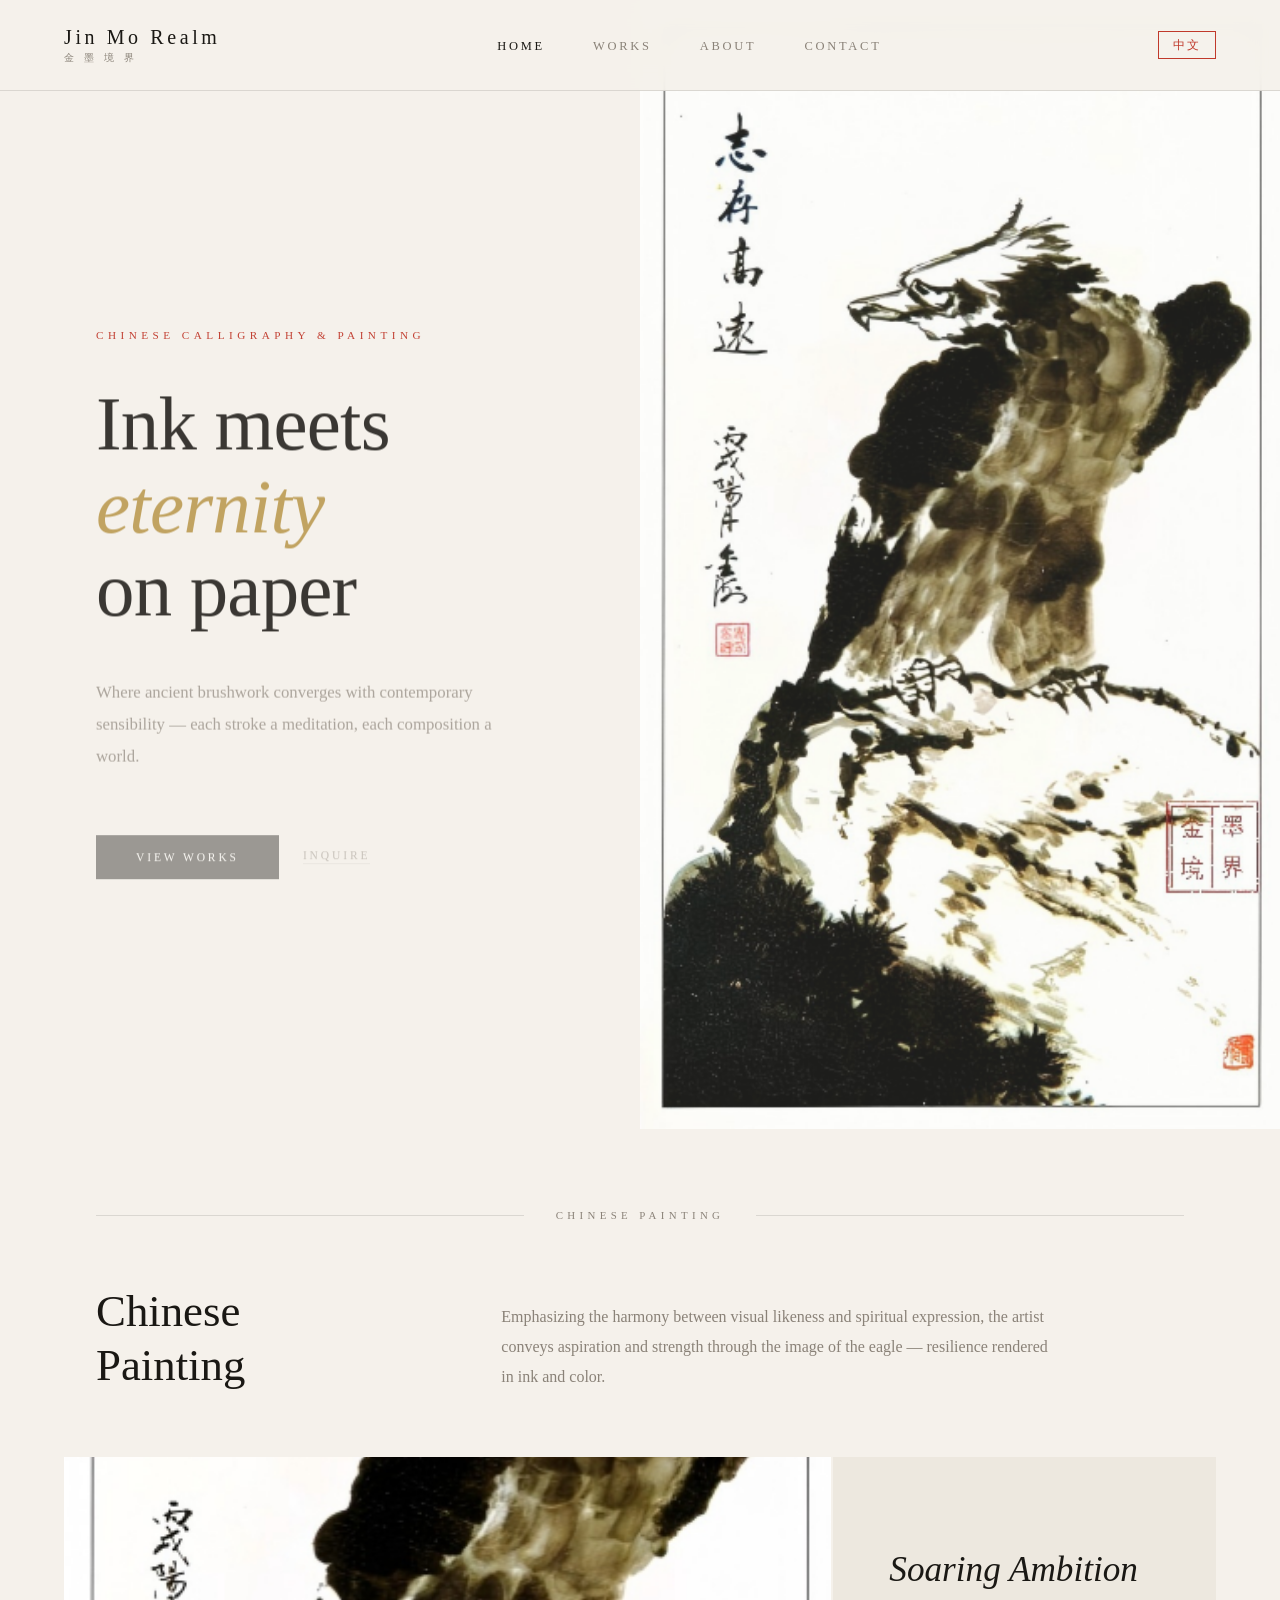
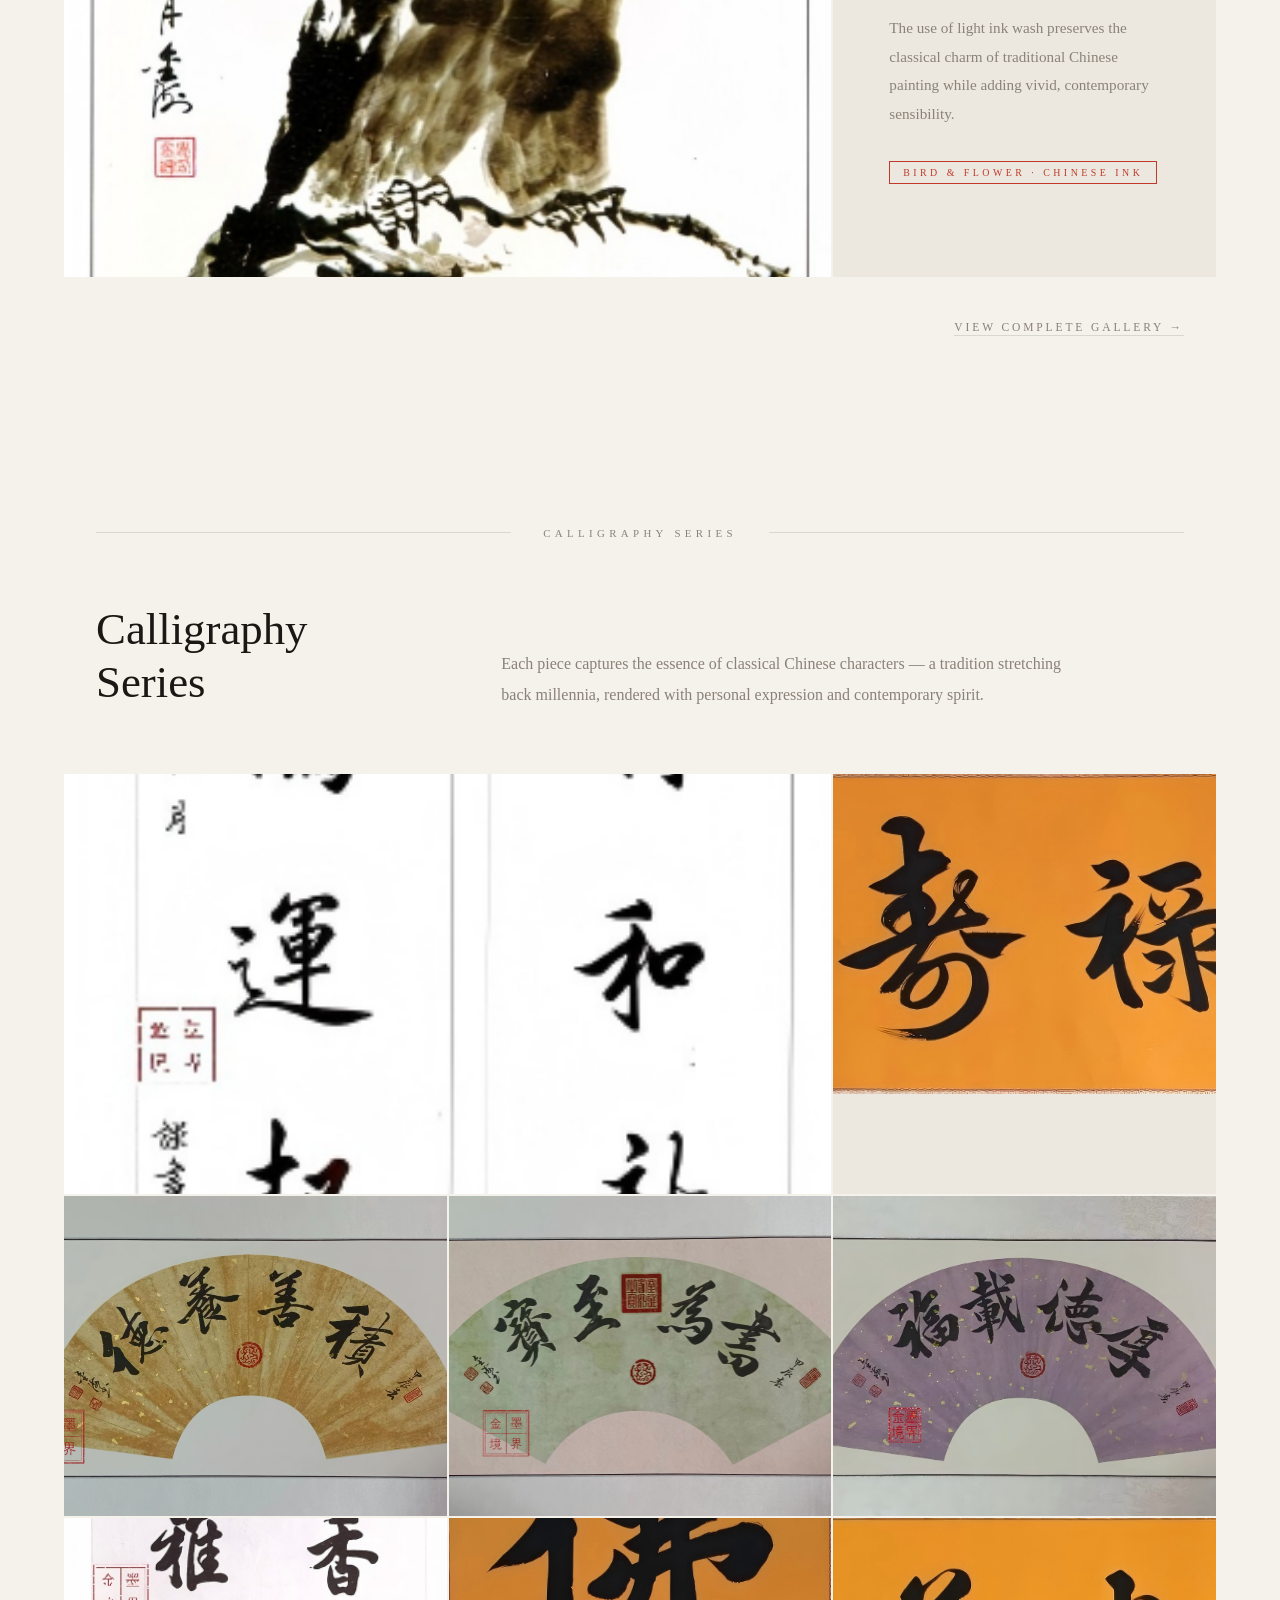
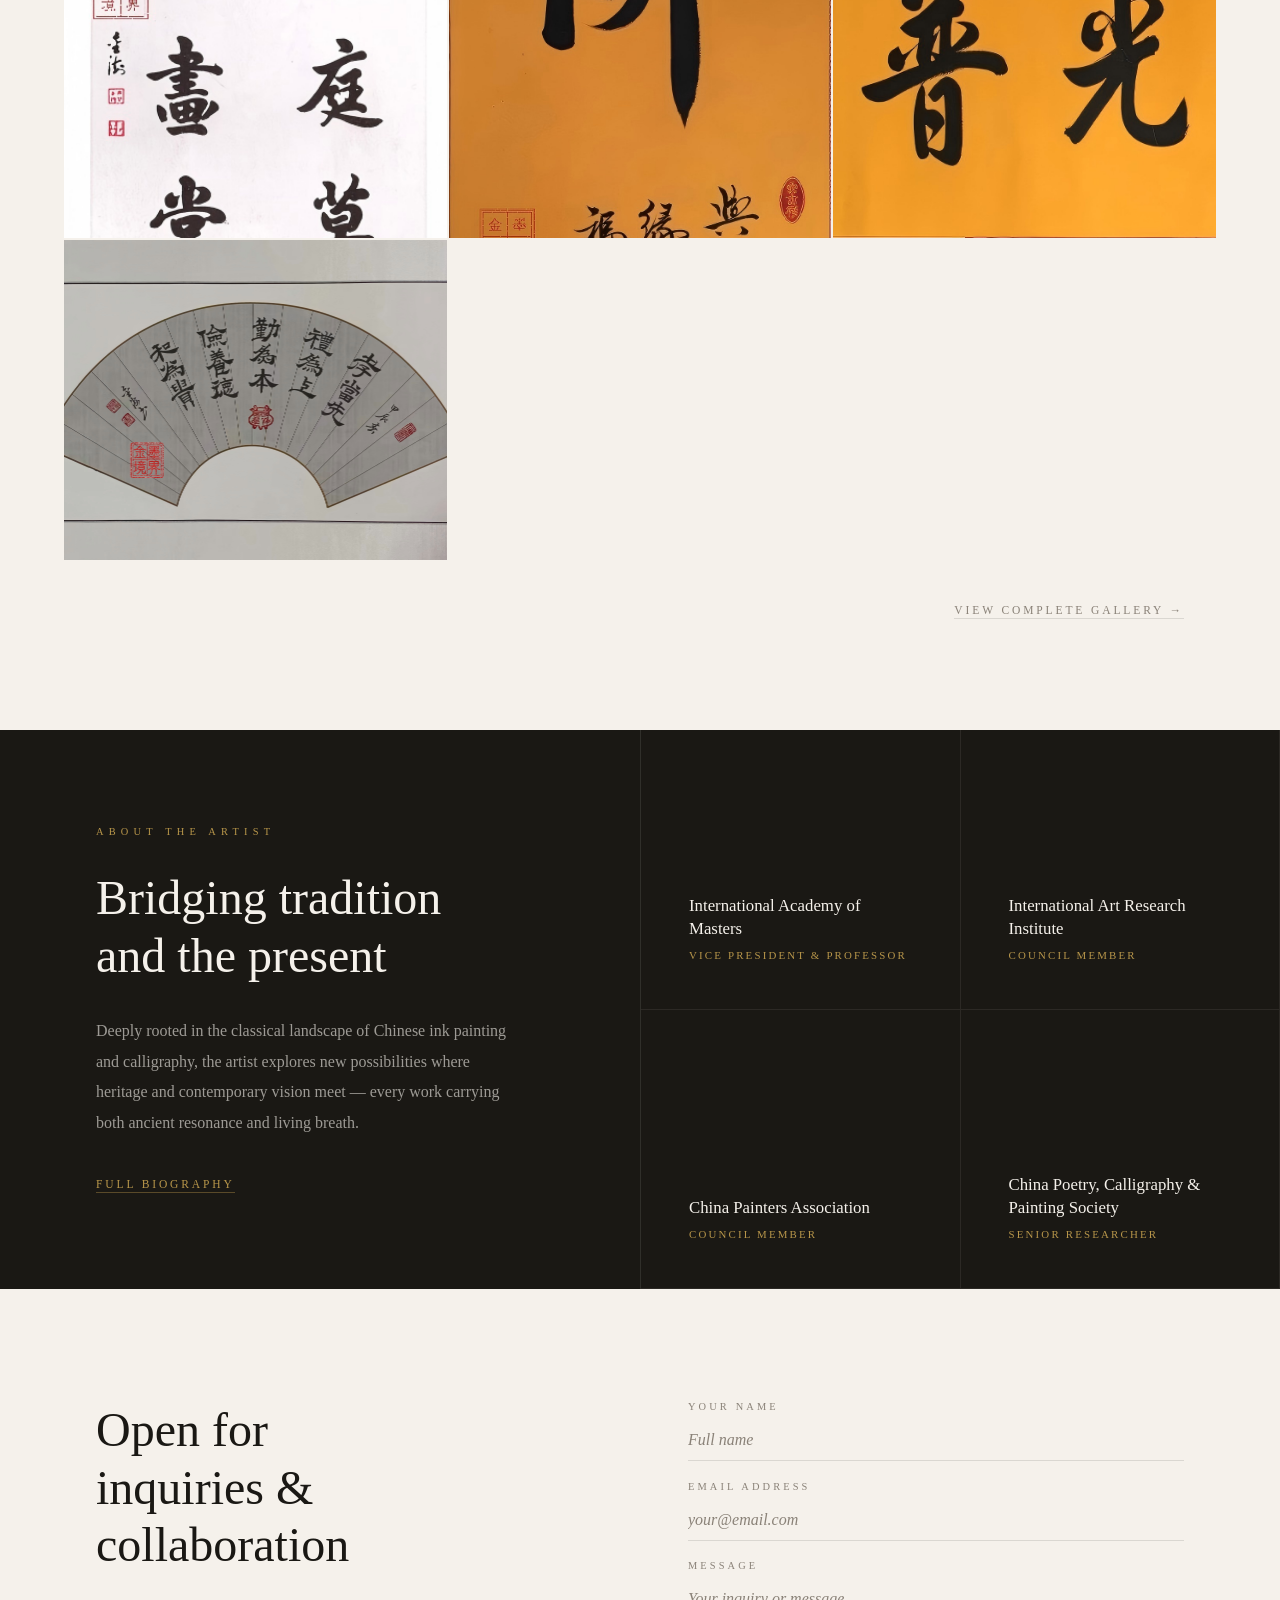
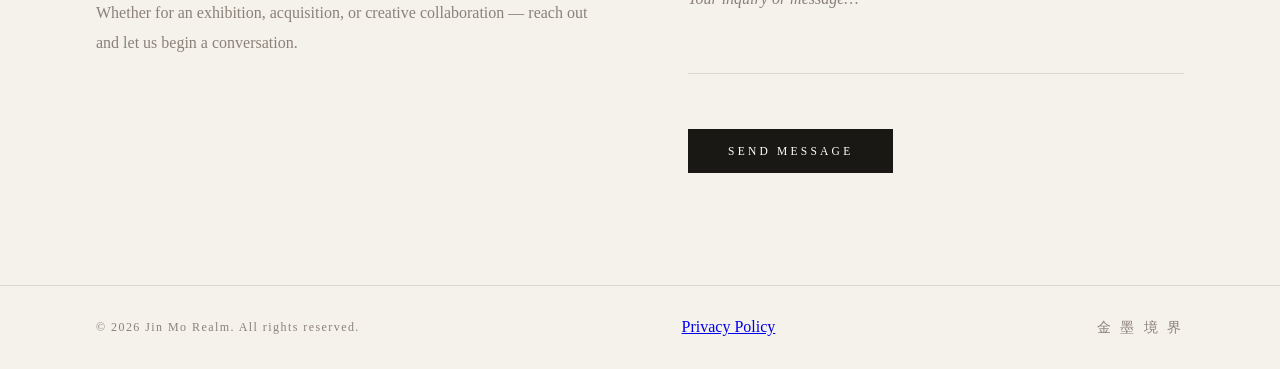
<file: index.html>
<!DOCTYPE html>
<html lang="en">
<head>
  <!-- Google AdSense -->
  <script async src="https://pagead2.googlesyndication.com/pagead/js/adsbygoogle.js?client=ca-pub-1574975766873033" crossorigin="anonymous"></script>
  <!-- Google tag (gtag.js) -->
  <script async src="https://www.googletagmanager.com/gtag/js?id=G-YWNC1G6SGM"></script>
  <script>
    window.dataLayer = window.dataLayer || [];
    function gtag(){dataLayer.push(arguments);}
    gtag('js', new Date());
    gtag('config', 'G-YWNC1G6SGM');
  </script>
  <meta charset="UTF-8">
  <meta http-equiv="refresh" content="0; url=index-en.html">
  <title>Jin Mo Realm — Chinese Calligraphy &amp; Painting</title>
  <meta name="description" content="Jin Mo Realm — Where traditional Chinese brushwork meets contemporary sensibility.">
</head>
<body>
  <p>Redirecting… <a href="index-en.html">Click here if not redirected</a></p>
</body>
</html>
</file>
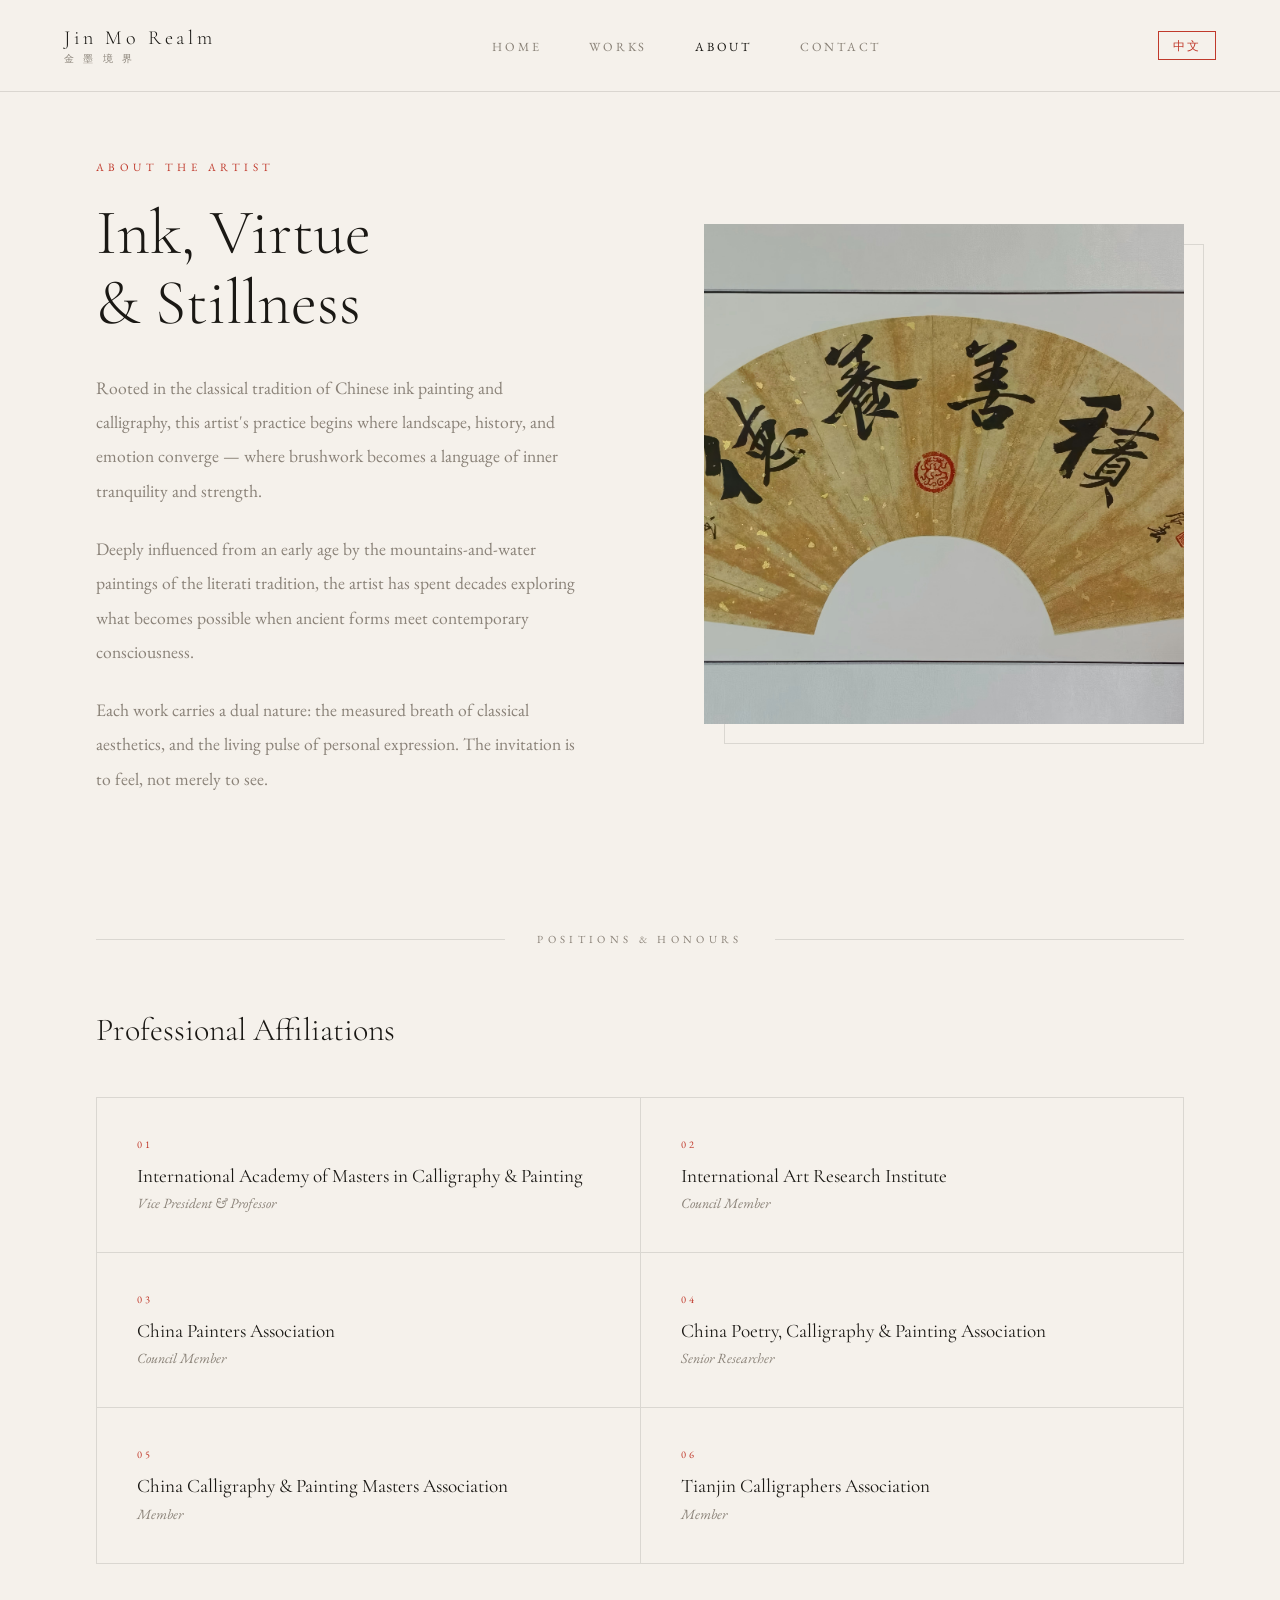
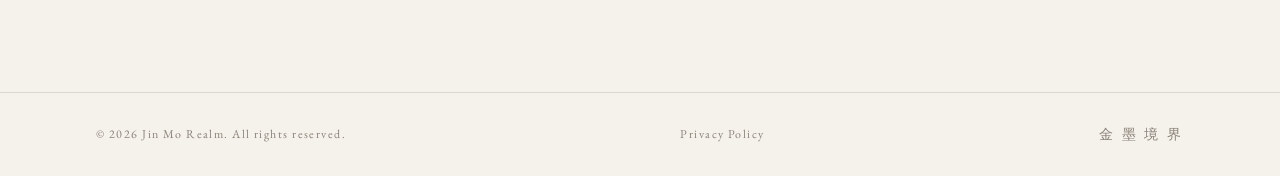
<file: about-en.html>
<!DOCTYPE html>
<html lang="en">
<head>
  <!-- Google tag (gtag.js) -->
  <script async src="https://www.googletagmanager.com/gtag/js?id=G-YWNC1G6SGM"></script>
  <script>
    window.dataLayer = window.dataLayer || [];
    function gtag(){dataLayer.push(arguments);}
    gtag('js', new Date());
    gtag('config', 'G-YWNC1G6SGM');
  </script>
  <meta charset="UTF-8">
  <meta name="viewport" content="width=device-width, initial-scale=1.0">
  <title>About — Jin Mo Realm</title>
    <meta name="description" content="Learn about the artist behind Jin Mo Realm — a master of Chinese calligraphy and painting with decades of classical training.">
  <meta property="og:type" content="website">
  <meta property="og:site_name" content="Jin Mo Realm 金墨境界">
  <meta property="og:url" content="https://www.shuhua.homes/about-en.html">
  <meta property="og:title" content="About the Artist — Jin Mo Realm">
  <meta property="og:description" content="Learn about the artist behind Jin Mo Realm — a master of Chinese calligraphy and painting with decades of classical training and international recognition.">
  <meta property="og:image" content="https://www.shuhua.homes/images/og-cover.jpg">
  <meta property="og:locale" content="en_US">
  <meta property="og:locale:alternate" content="zh_CN">
  <meta name="twitter:card" content="summary_large_image">
  <meta name="twitter:title" content="About the Artist — Jin Mo Realm">
  <meta name="twitter:description" content="Learn about the artist behind Jin Mo Realm — a master of Chinese calligraphy and painting with decades of classical training and international recognition.">
  <meta name="twitter:image" content="https://www.shuhua.homes/images/og-cover.jpg">
  <link rel="canonical" href="https://www.shuhua.homes/about-en.html">
  <link rel="alternate" hreflang="en" href="https://www.shuhua.homes/about-en.html">
  <link rel="alternate" hreflang="zh-CN" href="https://www.shuhua.homes/about.html">
  <link rel="alternate" hreflang="x-default" href="https://www.shuhua.homes/index-en.html">
  <link rel="preconnect" href="https://fonts.googleapis.com">
  <link href="https://fonts.googleapis.com/css2?family=Cormorant+Garamond:ital,wght@0,300;0,400;0,600;1,300;1,400&family=EB+Garamond:ital,wght@0,400;0,500;1,400&display=swap" rel="stylesheet">
  <style>
    :root{--ink:#1a1814;--paper:#f5f1eb;--paper-deep:#ede8df;--vermillion:#c0392b;--gold:#b8964a;--mist:#8a8278;--stroke:rgba(26,24,20,0.12);}
    *{margin:0;padding:0;box-sizing:border-box;}
    body{font-family:'EB Garamond',Georgia,serif;background:var(--paper);color:var(--ink);overflow-x:hidden;}

    nav{position:fixed;top:0;left:0;right:0;z-index:100;display:flex;justify-content:space-between;align-items:center;padding:1.6rem 4rem;background:rgba(245,241,235,0.92);backdrop-filter:blur(12px);border-bottom:1px solid var(--stroke);}
    .nav-logo{font-family:'Cormorant Garamond',serif;font-size:1.25rem;font-weight:300;letter-spacing:0.18em;color:var(--ink);text-decoration:none;}
    .nav-logo span{display:block;font-size:0.65rem;letter-spacing:0.35em;text-transform:uppercase;color:var(--mist);margin-top:2px;}
    .nav-links{display:flex;gap:3rem;list-style:none;align-items:center;}
    .nav-links a{font-size:0.78rem;letter-spacing:0.22em;text-transform:uppercase;color:var(--mist);text-decoration:none;transition:color 0.3s;}
    .nav-links a:hover,.nav-links a.active{color:var(--ink);}
    .nav-lang{font-size:0.72rem;letter-spacing:0.2em;text-transform:uppercase;color:var(--vermillion);text-decoration:none;border:1px solid var(--vermillion);padding:0.35rem 0.85rem;transition:all 0.3s;}
    .nav-lang:hover{background:var(--vermillion);color:white;}

    .about-hero{padding:10rem 6rem 5rem;display:grid;grid-template-columns:1fr 1fr;gap:8rem;align-items:start;}
    .about-hero-left{}
    .eyebrow{font-size:0.7rem;letter-spacing:0.4em;text-transform:uppercase;color:var(--vermillion);margin-bottom:1.5rem;}
    .about-title{font-family:'Cormorant Garamond',serif;font-size:clamp(3rem,5vw,5rem);font-weight:300;line-height:1.1;margin-bottom:2rem;}
    .about-intro{font-size:1.1rem;line-height:1.95;color:var(--mist);}
    .about-intro p{margin-bottom:1.5rem;}

    .about-hero-right{padding-top:4rem;}
    .img-frame{position:relative;}
    .img-frame img{width:100%;display:block;object-fit:cover;height:500px;}
    .img-frame::after{content:'';position:absolute;top:20px;left:20px;right:-20px;bottom:-20px;border:1px solid var(--stroke);z-index:-1;}

    .divider{display:flex;align-items:center;gap:2rem;padding:0 6rem;margin:2rem 0 4rem;}
    .divider-line{flex:1;height:1px;background:var(--stroke);}
    .divider-text{font-size:0.68rem;letter-spacing:0.4em;text-transform:uppercase;color:var(--mist);white-space:nowrap;}

    .honors{padding:0 6rem 8rem;}
    .honors-title{font-family:'Cormorant Garamond',serif;font-size:2rem;font-weight:300;margin-bottom:3rem;}
    .honors-grid{display:grid;grid-template-columns:repeat(2,1fr);gap:0;border-top:1px solid var(--stroke);border-left:1px solid var(--stroke);}
    .honor-item{padding:2.5rem;border-right:1px solid var(--stroke);border-bottom:1px solid var(--stroke);}
    .honor-num{font-size:0.65rem;letter-spacing:0.3em;color:var(--vermillion);margin-bottom:0.8rem;}
    .honor-org{font-family:'Cormorant Garamond',serif;font-size:1.2rem;font-weight:400;margin-bottom:0.4rem;}
    .honor-role{font-size:0.88rem;color:var(--mist);font-style:italic;}

    footer{border-top:1px solid var(--stroke);padding:2rem 6rem;display:flex;justify-content:space-between;align-items:center;}
    .footer-copy{font-size:0.75rem;letter-spacing:0.12em;color:var(--mist);}
    .footer-logo{font-family:'Cormorant Garamond',serif;font-size:0.9rem;font-weight:300;letter-spacing:0.2em;color:var(--mist);}
    .footer-privacy{font-size:0.75rem;letter-spacing:0.12em;color:var(--mist);text-decoration:none;transition:color 0.3s;}
    .footer-privacy:hover{color:var(--ink);}

    @media(max-width:900px){
      nav{padding:1.2rem 2rem;}
      .about-hero{grid-template-columns:1fr;gap:3rem;padding:8rem 2.5rem 4rem;}
      .divider,.honors{padding-left:2.5rem;padding-right:2.5rem;}
      footer{padding:1.5rem 2.5rem;flex-direction:column;gap:0.8rem;text-align:center;}
    }
    @media(max-width:600px){
      .nav-links{display:none;}
      .about-hero{padding:7rem 1.5rem 3rem;}
      .honors-grid{grid-template-columns:1fr;}
      .divider,.honors{padding-left:1.5rem;padding-right:1.5rem;}
      footer{padding:1.5rem;}
    }
  </style>
  <!-- Google AdSense -->
  <script async src="https://pagead2.googlesyndication.com/pagead/js/adsbygoogle.js?client=ca-pub-1574975766873033" crossorigin="anonymous"></script>
</head>
<body>
<nav>
  <a class="nav-logo" href="index-en.html">Jin Mo Realm<span>金 墨 境 界</span></a>
  <ul class="nav-links">
    <li><a href="index-en.html">Home</a></li>
    <li><a href="gallery-en.html">Works</a></li>
    <li><a href="about-en.html" class="active">About</a></li>
    <li><a href="contact-en.html">Contact</a></li>
  </ul>
  <a class="nav-lang" href="about.html">中文</a>
</nav>

<div class="about-hero">
  <div class="about-hero-left">
    <p class="eyebrow">About the Artist</p>
    <h1 class="about-title">Ink, Virtue<br>&amp; Stillness</h1>
    <div class="about-intro">
      <p>Rooted in the classical tradition of Chinese ink painting and calligraphy, this artist's practice begins where landscape, history, and emotion converge — where brushwork becomes a language of inner tranquility and strength.</p>
      <p>Deeply influenced from an early age by the mountains-and-water paintings of the literati tradition, the artist has spent decades exploring what becomes possible when ancient forms meet contemporary consciousness.</p>
      <p>Each work carries a dual nature: the measured breath of classical aesthetics, and the living pulse of personal expression. The invitation is to feel, not merely to see.</p>
    </div>
  </div>
  <div class="about-hero-right">
    <div class="img-frame">
      <img src="images/calligraphy-cultivating-virtue.jpg" alt="Artwork detail">
    </div>
  </div>
</div>

<div class="divider">
  <div class="divider-line"></div>
  <span class="divider-text">Positions &amp; Honours</span>
  <div class="divider-line"></div>
</div>

<section class="honors">
  <h2 class="honors-title">Professional Affiliations</h2>
  <div class="honors-grid">
    <div class="honor-item">
      <p class="honor-num">01</p>
      <p class="honor-org">International Academy of Masters in Calligraphy &amp; Painting</p>
      <p class="honor-role">Vice President &amp; Professor</p>
    </div>
    <div class="honor-item">
      <p class="honor-num">02</p>
      <p class="honor-org">International Art Research Institute</p>
      <p class="honor-role">Council Member</p>
    </div>
    <div class="honor-item">
      <p class="honor-num">03</p>
      <p class="honor-org">China Painters Association</p>
      <p class="honor-role">Council Member</p>
    </div>
    <div class="honor-item">
      <p class="honor-num">04</p>
      <p class="honor-org">China Poetry, Calligraphy &amp; Painting Association</p>
      <p class="honor-role">Senior Researcher</p>
    </div>
    <div class="honor-item">
      <p class="honor-num">05</p>
      <p class="honor-org">China Calligraphy &amp; Painting Masters Association</p>
      <p class="honor-role">Member</p>
    </div>
    <div class="honor-item">
      <p class="honor-num">06</p>
      <p class="honor-org">Tianjin Calligraphers Association</p>
      <p class="honor-role">Member</p>
    </div>
  </div>
</section>

<footer>
  <span class="footer-copy">© 2026 Jin Mo Realm. All rights reserved.</span>
  <a class="footer-privacy" href="privacy-en.html">Privacy Policy</a>
  <span class="footer-logo">金 墨 境 界</span>
</footer>
</body>
</html>
</file>
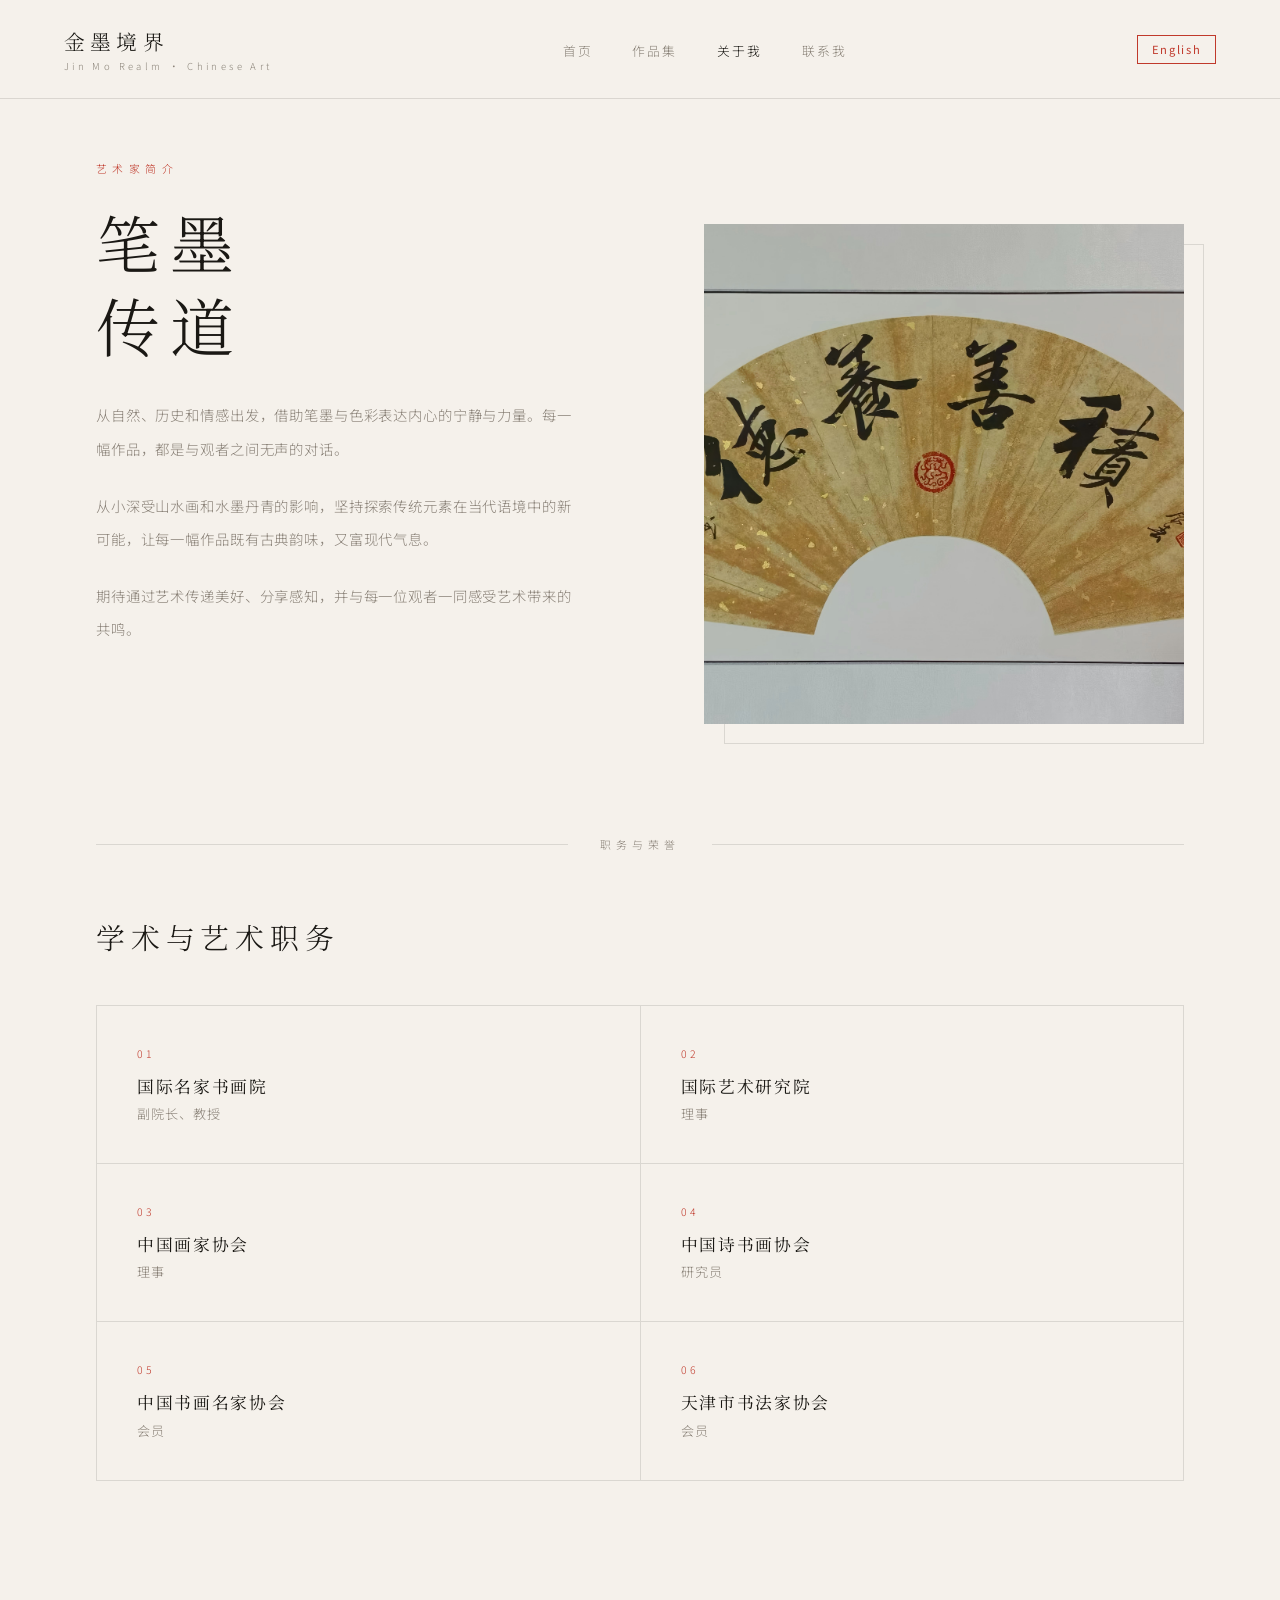
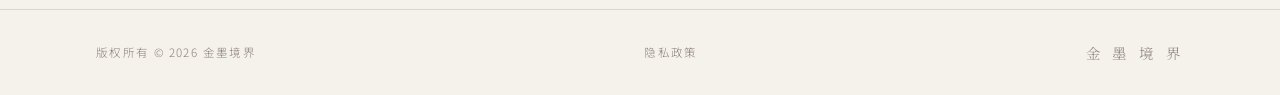
<file: about.html>
<!DOCTYPE html>
<html lang="zh-CN">
<head>
  <!-- Google tag (gtag.js) -->
  <script async src="https://www.googletagmanager.com/gtag/js?id=G-YWNC1G6SGM"></script>
  <script>
    window.dataLayer = window.dataLayer || [];
    function gtag(){dataLayer.push(arguments);}
    gtag('js', new Date());
    gtag('config', 'G-YWNC1G6SGM');
  </script>
  <meta charset="UTF-8">
  <meta name="viewport" content="width=device-width, initial-scale=1.0">
  <title>关于我 — 金墨境界</title>
    <meta name="description" content="金墨境界艺术家简介。深耕中国水墨画与书法传统数十年，融汇传统与当代视野。">
  <meta property="og:type" content="website">
  <meta property="og:site_name" content="Jin Mo Realm 金墨境界">
  <meta property="og:url" content="https://www.shuhua.homes/about.html">
  <meta property="og:title" content="艺术家简介 — 金墨境界">
  <meta property="og:description" content="金墨境界艺术家简介。深耕中国水墨画与书法传统数十年，融汇传统与当代，于笔墨间探索文化传承。">
  <meta property="og:image" content="https://www.shuhua.homes/images/og-cover.jpg">
  <meta property="og:locale" content="zh_CN">
  <meta property="og:locale:alternate" content="en_US">
  <meta name="twitter:card" content="summary_large_image">
  <meta name="twitter:title" content="艺术家简介 — 金墨境界">
  <meta name="twitter:description" content="金墨境界艺术家简介。深耕中国水墨画与书法传统数十年，融汇传统与当代，于笔墨间探索文化传承。">
  <meta name="twitter:image" content="https://www.shuhua.homes/images/og-cover.jpg">
  <link rel="canonical" href="https://www.shuhua.homes/about.html">
  <link rel="alternate" hreflang="zh-CN" href="https://www.shuhua.homes/about.html">
  <link rel="alternate" hreflang="en" href="https://www.shuhua.homes/about-en.html">
  <link rel="alternate" hreflang="x-default" href="https://www.shuhua.homes/index-en.html">
  <link rel="preconnect" href="https://fonts.googleapis.com">
  <link href="https://fonts.googleapis.com/css2?family=Noto+Serif+SC:wght@300;400;500&family=Noto+Sans+SC:wght@300;400&display=swap" rel="stylesheet">
  <style>
    :root{--ink:#1a1814;--paper:#f5f1eb;--paper-deep:#ede8df;--vermillion:#c0392b;--gold:#b8964a;--mist:#8a8278;--stroke:rgba(26,24,20,0.12);}
    *{margin:0;padding:0;box-sizing:border-box;}
    body{font-family:'Noto Serif SC','Source Han Serif SC',STSong,serif;background:var(--paper);color:var(--ink);overflow-x:hidden;}

    nav{position:fixed;top:0;left:0;right:0;z-index:100;display:flex;justify-content:space-between;align-items:center;padding:1.6rem 4rem;background:rgba(245,241,235,0.92);backdrop-filter:blur(12px);border-bottom:1px solid var(--stroke);}
    .nav-logo{font-family:'Noto Serif SC',serif;font-size:1.3rem;font-weight:300;letter-spacing:0.25em;color:var(--ink);text-decoration:none;}
    .nav-logo span{display:block;font-family:'Noto Sans SC',sans-serif;font-size:0.6rem;letter-spacing:0.35em;color:var(--mist);margin-top:3px;font-weight:300;}
    .nav-links{display:flex;gap:2.5rem;list-style:none;align-items:center;}
    .nav-links a{font-family:'Noto Sans SC',sans-serif;font-size:0.8rem;font-weight:300;letter-spacing:0.15em;color:var(--mist);text-decoration:none;transition:color 0.3s;}
    .nav-links a:hover,.nav-links a.active{color:var(--ink);}
    .nav-lang{font-family:'Noto Sans SC',sans-serif;font-size:0.7rem;letter-spacing:0.15em;color:var(--vermillion);text-decoration:none;border:1px solid var(--vermillion);padding:0.35rem 0.85rem;transition:all 0.3s;}
    .nav-lang:hover{background:var(--vermillion);color:white;}

    .about-hero{padding:10rem 6rem 5rem;display:grid;grid-template-columns:1fr 1fr;gap:8rem;align-items:start;}
    .eyebrow{font-family:'Noto Sans SC',sans-serif;font-size:0.68rem;font-weight:300;letter-spacing:0.5em;color:var(--vermillion);margin-bottom:1.5rem;}
    .about-title{font-family:'Noto Serif SC',serif;font-size:clamp(3rem,5vw,5rem);font-weight:300;line-height:1.3;letter-spacing:0.15em;margin-bottom:2rem;}
    .about-intro{font-family:'Noto Sans SC',sans-serif;font-size:0.9rem;font-weight:300;line-height:2.3;color:var(--mist);letter-spacing:0.06em;}
    .about-intro p{margin-bottom:1.5rem;}

    .about-hero-right{padding-top:4rem;}
    .img-frame{position:relative;}
    .img-frame img{width:100%;display:block;object-fit:cover;height:500px;}
    .img-frame::after{content:'';position:absolute;top:20px;left:20px;right:-20px;bottom:-20px;border:1px solid var(--stroke);z-index:-1;}

    .divider{display:flex;align-items:center;gap:2rem;padding:0 6rem;margin:2rem 0 4rem;}
    .divider-line{flex:1;height:1px;background:var(--stroke);}
    .divider-text{font-family:'Noto Sans SC',sans-serif;font-size:0.68rem;font-weight:300;letter-spacing:0.45em;color:var(--mist);white-space:nowrap;}

    .honors{padding:0 6rem 8rem;}
    .honors-title{font-family:'Noto Serif SC',serif;font-size:1.8rem;font-weight:300;letter-spacing:0.2em;margin-bottom:3rem;}
    .honors-grid{display:grid;grid-template-columns:repeat(2,1fr);gap:0;border-top:1px solid var(--stroke);border-left:1px solid var(--stroke);}
    .honor-item{padding:2.5rem;border-right:1px solid var(--stroke);border-bottom:1px solid var(--stroke);}
    .honor-num{font-family:'Noto Sans SC',sans-serif;font-size:0.65rem;font-weight:300;letter-spacing:0.3em;color:var(--vermillion);margin-bottom:0.8rem;}
    .honor-org{font-family:'Noto Serif SC',serif;font-size:1.05rem;font-weight:400;letter-spacing:0.1em;margin-bottom:0.4rem;}
    .honor-role{font-family:'Noto Sans SC',sans-serif;font-size:0.82rem;font-weight:300;color:var(--mist);letter-spacing:0.08em;}

    footer{border-top:1px solid var(--stroke);padding:2rem 6rem;display:flex;justify-content:space-between;align-items:center;}
    .footer-copy{font-family:'Noto Sans SC',sans-serif;font-size:0.72rem;font-weight:300;letter-spacing:0.12em;color:var(--mist);}
    .footer-logo{font-family:'Noto Serif SC',serif;font-size:0.9rem;font-weight:300;letter-spacing:0.3em;color:var(--mist);}
    .footer-privacy{font-family:'Noto Sans SC',sans-serif;font-size:0.72rem;font-weight:300;letter-spacing:0.12em;color:var(--mist);text-decoration:none;transition:color 0.3s;}
    .footer-privacy:hover{color:var(--ink);}

    @media(max-width:900px){
      nav{padding:1.2rem 2rem;}
      .about-hero{grid-template-columns:1fr;gap:3rem;padding:8rem 2.5rem 4rem;}
      .divider,.honors{padding-left:2.5rem;padding-right:2.5rem;}
      footer{padding:1.5rem 2.5rem;flex-direction:column;gap:0.8rem;text-align:center;}
    }
    @media(max-width:600px){
      .nav-links{display:none;}
      .about-hero{padding:7rem 1.5rem 3rem;}
      .honors-grid{grid-template-columns:1fr;}
      .divider,.honors{padding-left:1.5rem;padding-right:1.5rem;}
      footer{padding:1.5rem;}
    }
  </style>
  <!-- Google AdSense -->
  <script async src="https://pagead2.googlesyndication.com/pagead/js/adsbygoogle.js?client=ca-pub-1574975766873033" crossorigin="anonymous"></script>
</head>
<body>
<nav>
  <a class="nav-logo" href="index-zh.html">金墨境界<span>Jin Mo Realm · Chinese Art</span></a>
  <ul class="nav-links">
    <li><a href="index-zh.html">首页</a></li>
    <li><a href="gallery.html">作品集</a></li>
    <li><a href="about.html" class="active">关于我</a></li>
    <li><a href="contact.html">联系我</a></li>
  </ul>
  <a class="nav-lang" href="about-en.html">English</a>
</nav>

<div class="about-hero">
  <div class="about-hero-left">
    <p class="eyebrow">艺术家简介</p>
    <h1 class="about-title">笔墨<br>传道</h1>
    <div class="about-intro">
      <p>从自然、历史和情感出发，借助笔墨与色彩表达内心的宁静与力量。每一幅作品，都是与观者之间无声的对话。</p>
      <p>从小深受山水画和水墨丹青的影响，坚持探索传统元素在当代语境中的新可能，让每一幅作品既有古典韵味，又富现代气息。</p>
      <p>期待通过艺术传递美好、分享感知，并与每一位观者一同感受艺术带来的共鸣。</p>
    </div>
  </div>
  <div class="about-hero-right">
    <div class="img-frame">
      <img src="images/calligraphy-cultivating-virtue.jpg" alt="作品细节">
    </div>
  </div>
</div>

<div class="divider">
  <div class="divider-line"></div>
  <span class="divider-text">职务与荣誉</span>
  <div class="divider-line"></div>
</div>

<section class="honors">
  <h2 class="honors-title">学术与艺术职务</h2>
  <div class="honors-grid">
    <div class="honor-item">
      <p class="honor-num">01</p>
      <p class="honor-org">国际名家书画院</p>
      <p class="honor-role">副院长、教授</p>
    </div>
    <div class="honor-item">
      <p class="honor-num">02</p>
      <p class="honor-org">国际艺术研究院</p>
      <p class="honor-role">理事</p>
    </div>
    <div class="honor-item">
      <p class="honor-num">03</p>
      <p class="honor-org">中国画家协会</p>
      <p class="honor-role">理事</p>
    </div>
    <div class="honor-item">
      <p class="honor-num">04</p>
      <p class="honor-org">中国诗书画协会</p>
      <p class="honor-role">研究员</p>
    </div>
    <div class="honor-item">
      <p class="honor-num">05</p>
      <p class="honor-org">中国书画名家协会</p>
      <p class="honor-role">会员</p>
    </div>
    <div class="honor-item">
      <p class="honor-num">06</p>
      <p class="honor-org">天津市书法家协会</p>
      <p class="honor-role">会员</p>
    </div>
  </div>
</section>

<footer>
  <span class="footer-copy">版权所有 © 2026 金墨境界</span>
  <a class="footer-privacy" href="privacy.html">隐私政策</a>
  <span class="footer-logo">金 墨 境 界</span>
</footer>
</body>
</html>
</file>
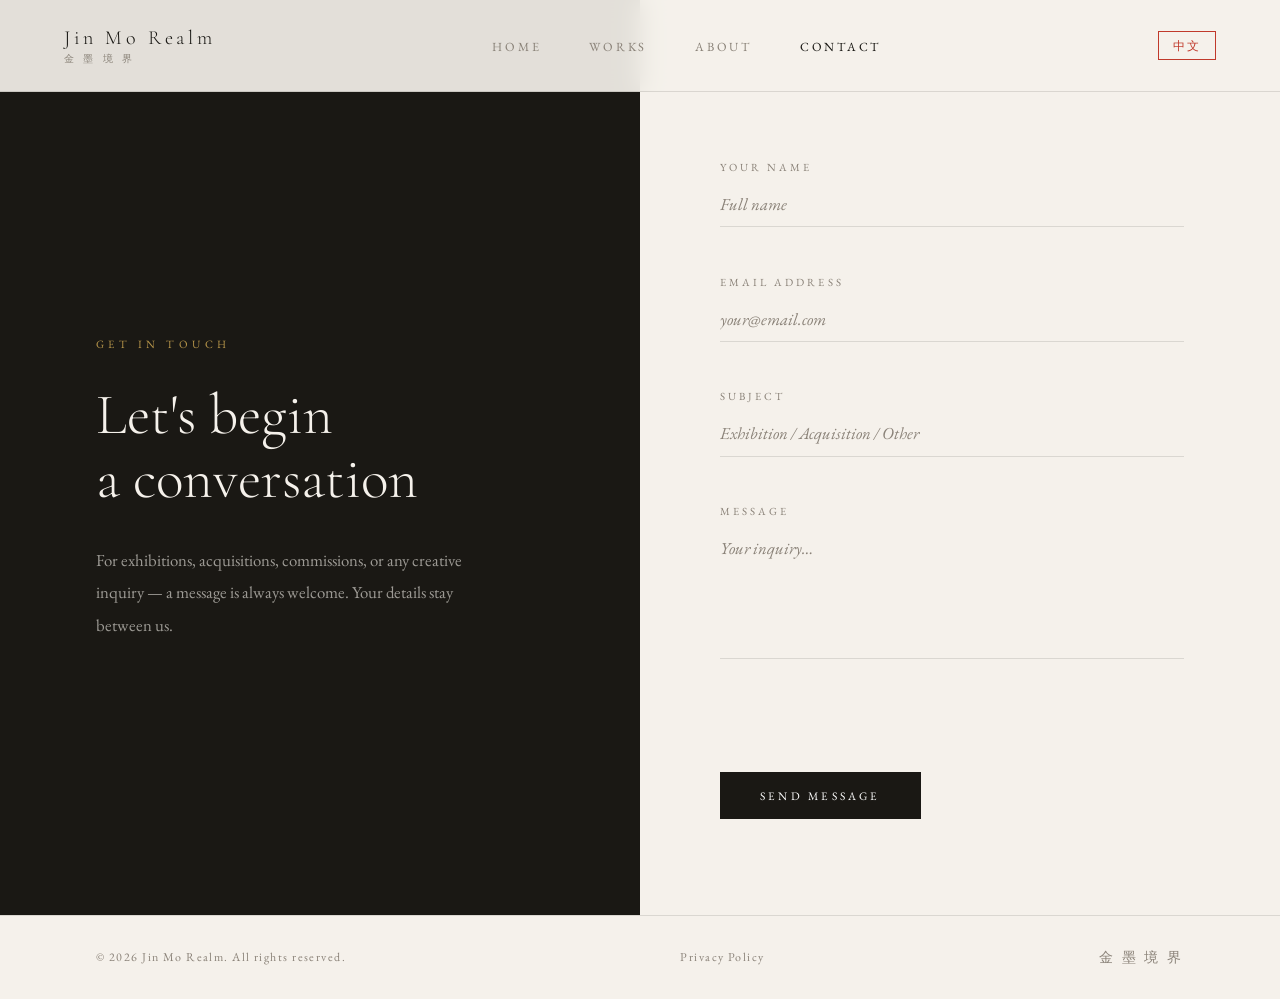
<file: contact-en.html>
<!DOCTYPE html>
<html lang="en">
<head>
  <!-- Google tag (gtag.js) -->
  <script async src="https://www.googletagmanager.com/gtag/js?id=G-YWNC1G6SGM"></script>
  <script>
    window.dataLayer = window.dataLayer || [];
    function gtag(){dataLayer.push(arguments);}
    gtag('js', new Date());
    gtag('config', 'G-YWNC1G6SGM');
  </script>
  <meta charset="UTF-8">
  <meta name="viewport" content="width=device-width, initial-scale=1.0">
  <title>Contact — Jin Mo Realm</title>
    <meta name="description" content="Contact Jin Mo Realm to inquire about original artworks, commissions, or exhibitions.">
  <meta property="og:type" content="website">
  <meta property="og:site_name" content="Jin Mo Realm 金墨境界">
  <meta property="og:url" content="https://www.shuhua.homes/contact-en.html">
  <meta property="og:title" content="Contact — Jin Mo Realm">
  <meta property="og:description" content="Get in touch with Jin Mo Realm to inquire about original artworks, commissions, or collaborations.">
  <meta property="og:image" content="https://www.shuhua.homes/images/og-cover.jpg">
  <meta property="og:locale" content="en_US">
  <meta property="og:locale:alternate" content="zh_CN">
  <meta name="twitter:card" content="summary_large_image">
  <meta name="twitter:title" content="Contact — Jin Mo Realm">
  <meta name="twitter:description" content="Get in touch with Jin Mo Realm to inquire about original artworks, commissions, or collaborations.">
  <meta name="twitter:image" content="https://www.shuhua.homes/images/og-cover.jpg">
  <link rel="canonical" href="https://www.shuhua.homes/contact-en.html">
  <link rel="alternate" hreflang="en" href="https://www.shuhua.homes/contact-en.html">
  <link rel="alternate" hreflang="zh-CN" href="https://www.shuhua.homes/contact.html">
  <link rel="alternate" hreflang="x-default" href="https://www.shuhua.homes/index-en.html">
  <link rel="preconnect" href="https://fonts.googleapis.com">
  <link href="https://fonts.googleapis.com/css2?family=Cormorant+Garamond:ital,wght@0,300;0,400;0,600;1,300;1,400&family=EB+Garamond:ital,wght@0,400;0,500;1,400&display=swap" rel="stylesheet">
  <style>
    :root{--ink:#1a1814;--paper:#f5f1eb;--paper-deep:#ede8df;--vermillion:#c0392b;--gold:#b8964a;--mist:#8a8278;--stroke:rgba(26,24,20,0.12);}
    *{margin:0;padding:0;box-sizing:border-box;}
    body{font-family:'EB Garamond',Georgia,serif;background:var(--paper);color:var(--ink);overflow-x:hidden;}

    nav{position:fixed;top:0;left:0;right:0;z-index:100;display:flex;justify-content:space-between;align-items:center;padding:1.6rem 4rem;background:rgba(245,241,235,0.92);backdrop-filter:blur(12px);border-bottom:1px solid var(--stroke);}
    .nav-logo{font-family:'Cormorant Garamond',serif;font-size:1.25rem;font-weight:300;letter-spacing:0.18em;color:var(--ink);text-decoration:none;}
    .nav-logo span{display:block;font-size:0.65rem;letter-spacing:0.35em;text-transform:uppercase;color:var(--mist);margin-top:2px;}
    .nav-links{display:flex;gap:3rem;list-style:none;align-items:center;}
    .nav-links a{font-size:0.78rem;letter-spacing:0.22em;text-transform:uppercase;color:var(--mist);text-decoration:none;transition:color 0.3s;}
    .nav-links a:hover,.nav-links a.active{color:var(--ink);}
    .nav-lang{font-size:0.72rem;letter-spacing:0.2em;text-transform:uppercase;color:var(--vermillion);text-decoration:none;border:1px solid var(--vermillion);padding:0.35rem 0.85rem;transition:all 0.3s;}
    .nav-lang:hover{background:var(--vermillion);color:white;}

    .contact-layout{min-height:100vh;display:grid;grid-template-columns:1fr 1fr;}

    .contact-left{padding:10rem 5rem 6rem 6rem;background:var(--ink);color:var(--paper);display:flex;flex-direction:column;justify-content:center;}
    .eyebrow{font-size:0.7rem;letter-spacing:0.4em;text-transform:uppercase;color:var(--gold);margin-bottom:2rem;}
    .contact-title{font-family:'Cormorant Garamond',serif;font-size:clamp(3rem,4.5vw,4.5rem);font-weight:300;line-height:1.12;margin-bottom:2rem;}
    .contact-desc{font-size:1.05rem;line-height:1.95;color:rgba(245,241,235,0.6);max-width:380px;}

    .contact-right{padding:10rem 6rem 6rem 5rem;display:flex;flex-direction:column;justify-content:center;}

    .contact-form{display:flex;flex-direction:column;gap:1.4rem;}
    .form-field{display:flex;flex-direction:column;gap:0.5rem;}
    .form-field label{font-size:0.68rem;letter-spacing:0.28em;text-transform:uppercase;color:var(--mist);}
    .form-field input,.form-field textarea{font-family:'EB Garamond',Georgia,serif;font-size:1.05rem;background:transparent;border:none;border-bottom:1px solid var(--stroke);padding:0.7rem 0;color:var(--ink);transition:border-color 0.3s;outline:none;resize:none;}
    .form-field input:focus,.form-field textarea:focus{border-bottom-color:var(--ink);}
    .form-field input::placeholder,.form-field textarea::placeholder{color:var(--mist);font-style:italic;}
    .form-submit{margin-top:1.5rem;align-self:flex-start;font-family:'EB Garamond',Georgia,serif;font-size:0.72rem;letter-spacing:0.28em;text-transform:uppercase;color:white;background:var(--ink);border:none;padding:1rem 2.5rem;cursor:pointer;transition:background 0.3s;}
    .form-submit:hover{background:var(--vermillion);}
    .form-note{font-size:0.85rem;color:var(--mist);font-style:italic;min-height:1.4em;}
    .form-note.success{color:#4a7c59;font-style:normal;}
    .error-msg{font-size:0.75rem;color:var(--vermillion);margin-top:0.3rem;min-height:1em;letter-spacing:0.05em;}
    .form-field input.invalid,.form-field textarea.invalid{border-bottom-color:var(--vermillion);}
    .form-field input.valid,.form-field textarea.valid{border-bottom-color:#4a7c59;}

    footer{border-top:1px solid var(--stroke);padding:2rem 6rem;display:flex;justify-content:space-between;align-items:center;}
    .footer-copy{font-size:0.75rem;letter-spacing:0.12em;color:var(--mist);}
    .footer-logo{font-family:'Cormorant Garamond',serif;font-size:0.9rem;font-weight:300;letter-spacing:0.2em;color:var(--mist);}
    .footer-privacy{font-size:0.75rem;letter-spacing:0.12em;color:var(--mist);text-decoration:none;transition:color 0.3s;}
    .footer-privacy:hover{color:var(--ink);}

    @media(max-width:900px){
      nav{padding:1.2rem 2rem;}
      .contact-layout{grid-template-columns:1fr;}
      .contact-left{padding:8rem 2.5rem 4rem;}
      .contact-right{padding:4rem 2.5rem 5rem;}
      footer{padding:1.5rem 2.5rem;flex-direction:column;gap:0.8rem;text-align:center;}
    }
    @media(max-width:600px){
      .nav-links{display:none;}
      .contact-left{padding:7rem 1.5rem 3rem;}
      .contact-right{padding:3rem 1.5rem 4rem;}
      footer{padding:1.5rem;}
    }
  </style>
  <!-- Google AdSense -->
  <script async src="https://pagead2.googlesyndication.com/pagead/js/adsbygoogle.js?client=ca-pub-1574975766873033" crossorigin="anonymous"></script>
</head>
<body>
<nav>
  <a class="nav-logo" href="index-en.html">Jin Mo Realm<span>金 墨 境 界</span></a>
  <ul class="nav-links">
    <li><a href="index-en.html">Home</a></li>
    <li><a href="gallery-en.html">Works</a></li>
    <li><a href="about-en.html">About</a></li>
    <li><a href="contact-en.html" class="active">Contact</a></li>
  </ul>
  <a class="nav-lang" href="contact.html">中文</a>
</nav>

<div class="contact-layout">
  <div class="contact-left">
    <p class="eyebrow">Get in Touch</p>
    <h1 class="contact-title">Let's begin<br>a conversation</h1>
    <p class="contact-desc">For exhibitions, acquisitions, commissions, or any creative inquiry — a message is always welcome. Your details stay between us.</p>
  </div>
  <div class="contact-right">
    <form class="contact-form" id="contactForm">
      <div class="form-field">
        <label for="f-name">Your Name</label>
        <input type="text" id="f-name" name="name" placeholder="Full name" autocomplete="name">
        <span class="error-msg" id="err-name"></span>
      </div>
      <div class="form-field">
        <label for="f-email">Email Address</label>
        <input type="email" id="f-email" name="email" placeholder="your@email.com" autocomplete="email">
        <span class="error-msg" id="err-email"></span>
      </div>
      <div class="form-field">
        <label for="f-subject">Subject</label>
        <input type="text" id="f-subject" name="subject" placeholder="Exhibition / Acquisition / Other">
        <span class="error-msg" id="err-subject"></span>
      </div>
      <div class="form-field">
        <label for="f-message">Message</label>
        <textarea id="f-message" name="message" rows="5" placeholder="Your inquiry…"></textarea>
        <span class="error-msg" id="err-message"></span>
      </div>
      <p class="form-note" id="formNote"></p>
      <button type="submit" class="form-submit">Send Message</button>
    </form>
  </div>
</div>

<footer>
  <span class="footer-copy">© 2026 Jin Mo Realm. All rights reserved.</span>
  <a class="footer-privacy" href="privacy-en.html">Privacy Policy</a>
  <span class="footer-logo">金 墨 境 界</span>
</footer>

<script>
  const rules = {
    name:    { min: 2,  msg: 'Please enter your name (at least 2 characters).' },
    email:   { regex: /^[^\s@]+@[^\s@]+\.[^\s@]+$/, msg: 'Please enter a valid email address.' },
    message: { min: 10, msg: 'Please write a message (at least 10 characters).' }
  };

  function validate(field, value) {
    if (field === 'email') return rules.email.regex.test(value) ? '' : rules.email.msg;
    if (field === 'name')    return value.length >= rules.name.min    ? '' : rules.name.msg;
    if (field === 'message') return value.length >= rules.message.min ? '' : rules.message.msg;
    return '';
  }

  function applyState(input, errEl, error) {
    if (error) {
      input.classList.add('invalid'); input.classList.remove('valid');
      errEl.textContent = error;
    } else {
      input.classList.remove('invalid'); input.classList.add('valid');
      errEl.textContent = '';
    }
    return !error;
  }

  ['name','email','message'].forEach(function(field) {
    const el = document.getElementById('f-' + field);
    el.addEventListener('blur', function() {
      applyState(el, document.getElementById('err-' + field), validate(field, el.value.trim()));
    });
    el.addEventListener('input', function() {
      if (el.classList.contains('invalid'))
        applyState(el, document.getElementById('err-' + field), validate(field, el.value.trim()));
    });
  });

  document.getElementById('contactForm').addEventListener('submit', function(e) {
    e.preventDefault();
    const nameVal  = document.getElementById('f-name').value.trim();
    const emailVal = document.getElementById('f-email').value.trim();
    const subVal   = document.getElementById('f-subject').value.trim() || 'Inquiry';
    const msgVal   = document.getElementById('f-message').value.trim();

    const ok = [
      applyState(document.getElementById('f-name'),    document.getElementById('err-name'),    validate('name',    nameVal)),
      applyState(document.getElementById('f-email'),   document.getElementById('err-email'),   validate('email',   emailVal)),
      applyState(document.getElementById('f-message'), document.getElementById('err-message'), validate('message', msgVal))
    ].every(Boolean);

    if (!ok) {
      document.getElementById('formNote').textContent = 'Please correct the fields above.';
      document.getElementById('formNote').className = 'form-note';
      return;
    }

    const to   = atob('YWxleDgyMDI2OEBnbWFpbC5jb20=');
    const subj = encodeURIComponent('[Jin Mo Realm] ' + subVal + ' — from ' + nameVal);
    const body = encodeURIComponent('Name: ' + nameVal + '\nEmail: ' + emailVal + '\n\n' + msgVal);
    window.location.href = 'mailto:' + to + '?subject=' + subj + '&body=' + body;

    const note = document.getElementById('formNote');
    note.textContent = 'Opening your mail client — thank you for reaching out.';
    note.className = 'form-note success';
  });
</script>
</body>
</html>
</file>
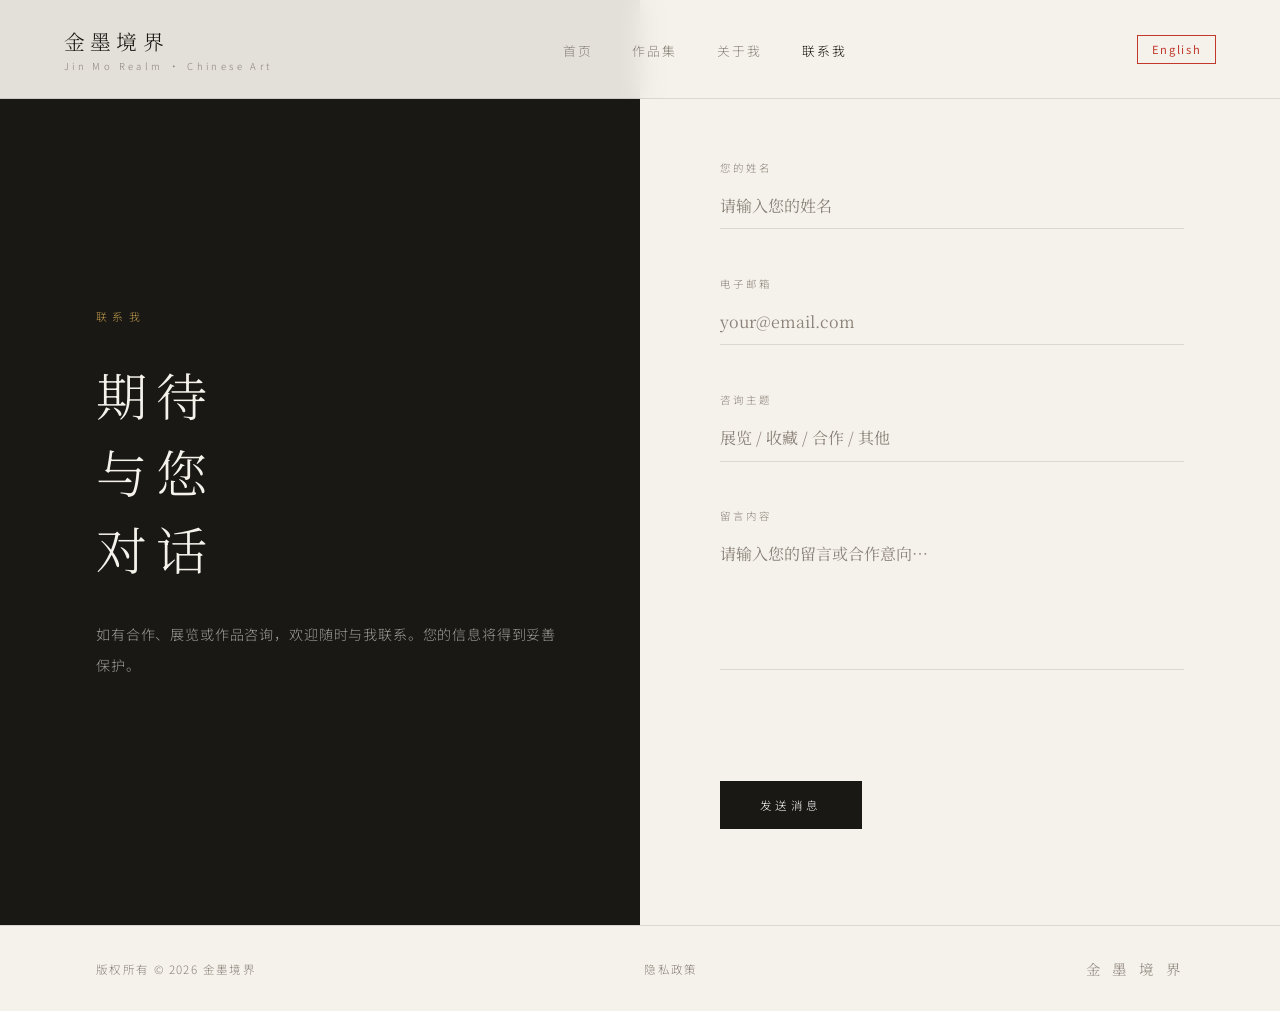
<file: contact.html>
<!DOCTYPE html>
<html lang="zh-CN">
<head>
  <!-- Google tag (gtag.js) -->
  <script async src="https://www.googletagmanager.com/gtag/js?id=G-YWNC1G6SGM"></script>
  <script>
    window.dataLayer = window.dataLayer || [];
    function gtag(){dataLayer.push(arguments);}
    gtag('js', new Date());
    gtag('config', 'G-YWNC1G6SGM');
  </script>
  <meta charset="UTF-8">
  <meta name="viewport" content="width=device-width, initial-scale=1.0">
  <title>联系我 — 金墨境界</title>
    <meta name="description" content="联系金墨境界，咨询原创作品购买、定制或展览合作事宜。">
  <meta property="og:type" content="website">
  <meta property="og:site_name" content="Jin Mo Realm 金墨境界">
  <meta property="og:url" content="https://www.shuhua.homes/contact.html">
  <meta property="og:title" content="联系我们 — 金墨境界">
  <meta property="og:description" content="联系金墨境界，咨询原创作品购买、定制或合作事宜。欢迎艺术爱好者与收藏家垂询。">
  <meta property="og:image" content="https://www.shuhua.homes/images/og-cover.jpg">
  <meta property="og:locale" content="zh_CN">
  <meta property="og:locale:alternate" content="en_US">
  <meta name="twitter:card" content="summary_large_image">
  <meta name="twitter:title" content="联系我们 — 金墨境界">
  <meta name="twitter:description" content="联系金墨境界，咨询原创作品购买、定制或合作事宜。欢迎艺术爱好者与收藏家垂询。">
  <meta name="twitter:image" content="https://www.shuhua.homes/images/og-cover.jpg">
  <link rel="canonical" href="https://www.shuhua.homes/contact.html">
  <link rel="alternate" hreflang="zh-CN" href="https://www.shuhua.homes/contact.html">
  <link rel="alternate" hreflang="en" href="https://www.shuhua.homes/contact-en.html">
  <link rel="alternate" hreflang="x-default" href="https://www.shuhua.homes/index-en.html">
  <link rel="preconnect" href="https://fonts.googleapis.com">
  <link href="https://fonts.googleapis.com/css2?family=Noto+Serif+SC:wght@300;400;500&family=Noto+Sans+SC:wght@300;400&display=swap" rel="stylesheet">
  <style>
    :root{--ink:#1a1814;--paper:#f5f1eb;--paper-deep:#ede8df;--vermillion:#c0392b;--gold:#b8964a;--mist:#8a8278;--stroke:rgba(26,24,20,0.12);}
    *{margin:0;padding:0;box-sizing:border-box;}
    body{font-family:'Noto Serif SC','Source Han Serif SC',STSong,serif;background:var(--paper);color:var(--ink);overflow-x:hidden;}

    nav{position:fixed;top:0;left:0;right:0;z-index:100;display:flex;justify-content:space-between;align-items:center;padding:1.6rem 4rem;background:rgba(245,241,235,0.92);backdrop-filter:blur(12px);border-bottom:1px solid var(--stroke);}
    .nav-logo{font-family:'Noto Serif SC',serif;font-size:1.3rem;font-weight:300;letter-spacing:0.25em;color:var(--ink);text-decoration:none;}
    .nav-logo span{display:block;font-family:'Noto Sans SC',sans-serif;font-size:0.6rem;letter-spacing:0.35em;color:var(--mist);margin-top:3px;font-weight:300;}
    .nav-links{display:flex;gap:2.5rem;list-style:none;align-items:center;}
    .nav-links a{font-family:'Noto Sans SC',sans-serif;font-size:0.8rem;font-weight:300;letter-spacing:0.15em;color:var(--mist);text-decoration:none;transition:color 0.3s;}
    .nav-links a:hover,.nav-links a.active{color:var(--ink);}
    .nav-lang{font-family:'Noto Sans SC',sans-serif;font-size:0.7rem;letter-spacing:0.15em;color:var(--vermillion);text-decoration:none;border:1px solid var(--vermillion);padding:0.35rem 0.85rem;transition:all 0.3s;}
    .nav-lang:hover{background:var(--vermillion);color:white;}

    .contact-layout{min-height:100vh;display:grid;grid-template-columns:1fr 1fr;}

    .contact-left{padding:10rem 5rem 6rem 6rem;background:var(--ink);color:var(--paper);display:flex;flex-direction:column;justify-content:center;}
    .eyebrow{font-family:'Noto Sans SC',sans-serif;font-size:0.68rem;font-weight:300;letter-spacing:0.5em;color:var(--gold);margin-bottom:2rem;}
    .contact-title{font-family:'Noto Serif SC',serif;font-size:clamp(2.8rem,4vw,4rem);font-weight:300;line-height:1.5;letter-spacing:0.18em;margin-bottom:2rem;}
    .contact-desc{font-family:'Noto Sans SC',sans-serif;font-size:0.88rem;font-weight:300;line-height:2.2;color:rgba(245,241,235,0.6);letter-spacing:0.06em;}

    .contact-right{padding:10rem 6rem 6rem 5rem;display:flex;flex-direction:column;justify-content:center;}

    .contact-form{display:flex;flex-direction:column;gap:1.4rem;}
    .form-field{display:flex;flex-direction:column;gap:0.5rem;}
    .form-field label{font-family:'Noto Sans SC',sans-serif;font-size:0.65rem;font-weight:300;letter-spacing:0.3em;color:var(--mist);}
    .form-field input,.form-field textarea{font-family:'Noto Serif SC',serif;font-size:1rem;background:transparent;border:none;border-bottom:1px solid var(--stroke);padding:0.7rem 0;color:var(--ink);transition:border-color 0.3s;outline:none;resize:none;}
    .form-field input:focus,.form-field textarea:focus{border-bottom-color:var(--ink);}
    .form-field input::placeholder,.form-field textarea::placeholder{color:var(--mist);}
    .form-submit{margin-top:1.5rem;align-self:flex-start;font-family:'Noto Sans SC',sans-serif;font-size:0.72rem;font-weight:300;letter-spacing:0.3em;color:white;background:var(--ink);border:none;padding:1rem 2.5rem;cursor:pointer;transition:background 0.3s;}
    .form-submit:hover{background:var(--vermillion);}
    .form-note{font-family:'Noto Sans SC',sans-serif;font-size:0.82rem;font-weight:300;color:var(--mist);font-style:italic;min-height:1.4em;}
    .form-note.success{color:#4a7c59;font-style:normal;}
    .error-msg{font-family:'Noto Sans SC',sans-serif;font-size:0.72rem;font-weight:300;color:var(--vermillion);margin-top:0.3rem;min-height:1em;}
    .form-field input.invalid,.form-field textarea.invalid{border-bottom-color:var(--vermillion);}
    .form-field input.valid,.form-field textarea.valid{border-bottom-color:#4a7c59;}

    footer{border-top:1px solid var(--stroke);padding:2rem 6rem;display:flex;justify-content:space-between;align-items:center;}
    .footer-copy{font-family:'Noto Sans SC',sans-serif;font-size:0.72rem;font-weight:300;letter-spacing:0.12em;color:var(--mist);}
    .footer-logo{font-family:'Noto Serif SC',serif;font-size:0.9rem;font-weight:300;letter-spacing:0.3em;color:var(--mist);}
    .footer-privacy{font-family:'Noto Sans SC',sans-serif;font-size:0.72rem;font-weight:300;letter-spacing:0.12em;color:var(--mist);text-decoration:none;transition:color 0.3s;}
    .footer-privacy:hover{color:var(--ink);}

    @media(max-width:900px){
      nav{padding:1.2rem 2rem;}
      .contact-layout{grid-template-columns:1fr;}
      .contact-left{padding:8rem 2.5rem 4rem;}
      .contact-right{padding:4rem 2.5rem 5rem;}
      footer{padding:1.5rem 2.5rem;flex-direction:column;gap:0.8rem;text-align:center;}
    }
    @media(max-width:600px){
      .nav-links{display:none;}
      .contact-left{padding:7rem 1.5rem 3rem;}
      .contact-right{padding:3rem 1.5rem 4rem;}
      footer{padding:1.5rem;}
    }
  </style>
  <!-- Google AdSense -->
  <script async src="https://pagead2.googlesyndication.com/pagead/js/adsbygoogle.js?client=ca-pub-1574975766873033" crossorigin="anonymous"></script>
</head>
<body>
<nav>
  <a class="nav-logo" href="index-zh.html">金墨境界<span>Jin Mo Realm · Chinese Art</span></a>
  <ul class="nav-links">
    <li><a href="index-zh.html">首页</a></li>
    <li><a href="gallery.html">作品集</a></li>
    <li><a href="about.html">关于我</a></li>
    <li><a href="contact.html" class="active">联系我</a></li>
  </ul>
  <a class="nav-lang" href="contact-en.html">English</a>
</nav>

<div class="contact-layout">
  <div class="contact-left">
    <p class="eyebrow">联系我</p>
    <h1 class="contact-title">期待<br>与您<br>对话</h1>
    <p class="contact-desc">如有合作、展览或作品咨询，欢迎随时与我联系。您的信息将得到妥善保护。</p>
  </div>
  <div class="contact-right">
    <form class="contact-form" id="contactForm">
      <div class="form-field">
        <label for="f-name">您的姓名</label>
        <input type="text" id="f-name" name="name" placeholder="请输入您的姓名" autocomplete="name">
        <span class="error-msg" id="err-name"></span>
      </div>
      <div class="form-field">
        <label for="f-email">电子邮箱</label>
        <input type="email" id="f-email" name="email" placeholder="your@email.com" autocomplete="email">
        <span class="error-msg" id="err-email"></span>
      </div>
      <div class="form-field">
        <label for="f-subject">咨询主题</label>
        <input type="text" id="f-subject" name="subject" placeholder="展览 / 收藏 / 合作 / 其他">
        <span class="error-msg" id="err-subject"></span>
      </div>
      <div class="form-field">
        <label for="f-message">留言内容</label>
        <textarea id="f-message" name="message" rows="5" placeholder="请输入您的留言或合作意向…"></textarea>
        <span class="error-msg" id="err-message"></span>
      </div>
      <p class="form-note" id="formNote"></p>
      <button type="submit" class="form-submit">发送消息</button>
    </form>
  </div>
</div>

<footer>
  <span class="footer-copy">版权所有 © 2026 金墨境界</span>
  <a class="footer-privacy" href="privacy.html">隐私政策</a>
  <span class="footer-logo">金 墨 境 界</span>
</footer>

<script>
  const rules = {
    name:    { min: 2,  msg: '请输入您的姓名（至少2个字符）。' },
    email:   { regex: /^[^\s@]+@[^\s@]+\.[^\s@]+$/, msg: '请输入有效的电子邮箱地址。' },
    message: { min: 5,  msg: '请填写留言内容（至少5个字符）。' }
  };

  function validate(field, value) {
    if (field === 'email')   return rules.email.regex.test(value) ? '' : rules.email.msg;
    if (field === 'name')    return value.length >= rules.name.min    ? '' : rules.name.msg;
    if (field === 'message') return value.length >= rules.message.min ? '' : rules.message.msg;
    return '';
  }

  function applyState(input, errEl, error) {
    if (error) {
      input.classList.add('invalid'); input.classList.remove('valid');
      errEl.textContent = error;
    } else {
      input.classList.remove('invalid'); input.classList.add('valid');
      errEl.textContent = '';
    }
    return !error;
  }

  ['name','email','message'].forEach(function(field) {
    const el = document.getElementById('f-' + field);
    el.addEventListener('blur', function() {
      applyState(el, document.getElementById('err-' + field), validate(field, el.value.trim()));
    });
    el.addEventListener('input', function() {
      if (el.classList.contains('invalid'))
        applyState(el, document.getElementById('err-' + field), validate(field, el.value.trim()));
    });
  });

  document.getElementById('contactForm').addEventListener('submit', function(e) {
    e.preventDefault();
    const nameVal  = document.getElementById('f-name').value.trim();
    const emailVal = document.getElementById('f-email').value.trim();
    const subVal   = document.getElementById('f-subject').value.trim() || '合作咨询';
    const msgVal   = document.getElementById('f-message').value.trim();

    const ok = [
      applyState(document.getElementById('f-name'),    document.getElementById('err-name'),    validate('name',    nameVal)),
      applyState(document.getElementById('f-email'),   document.getElementById('err-email'),   validate('email',   emailVal)),
      applyState(document.getElementById('f-message'), document.getElementById('err-message'), validate('message', msgVal))
    ].every(Boolean);

    if (!ok) {
      const note = document.getElementById('formNote');
      note.textContent = '请检查上方标红的字段后重新提交。';
      note.className = 'form-note';
      return;
    }

    const to   = atob('YWxleDgyMDI2OEBnbWFpbC5jb20=');
    const subj = encodeURIComponent('【金墨境界】' + subVal + ' — ' + nameVal);
    const body = encodeURIComponent('姓名：' + nameVal + '\n邮箱：' + emailVal + '\n\n' + msgVal);
    window.location.href = 'mailto:' + to + '?subject=' + subj + '&body=' + body;

    const note = document.getElementById('formNote');
    note.textContent = '正在打开邮件客户端，感谢您的留言。';
    note.className = 'form-note success';
  });
</script>
</body>
</html>
</file>
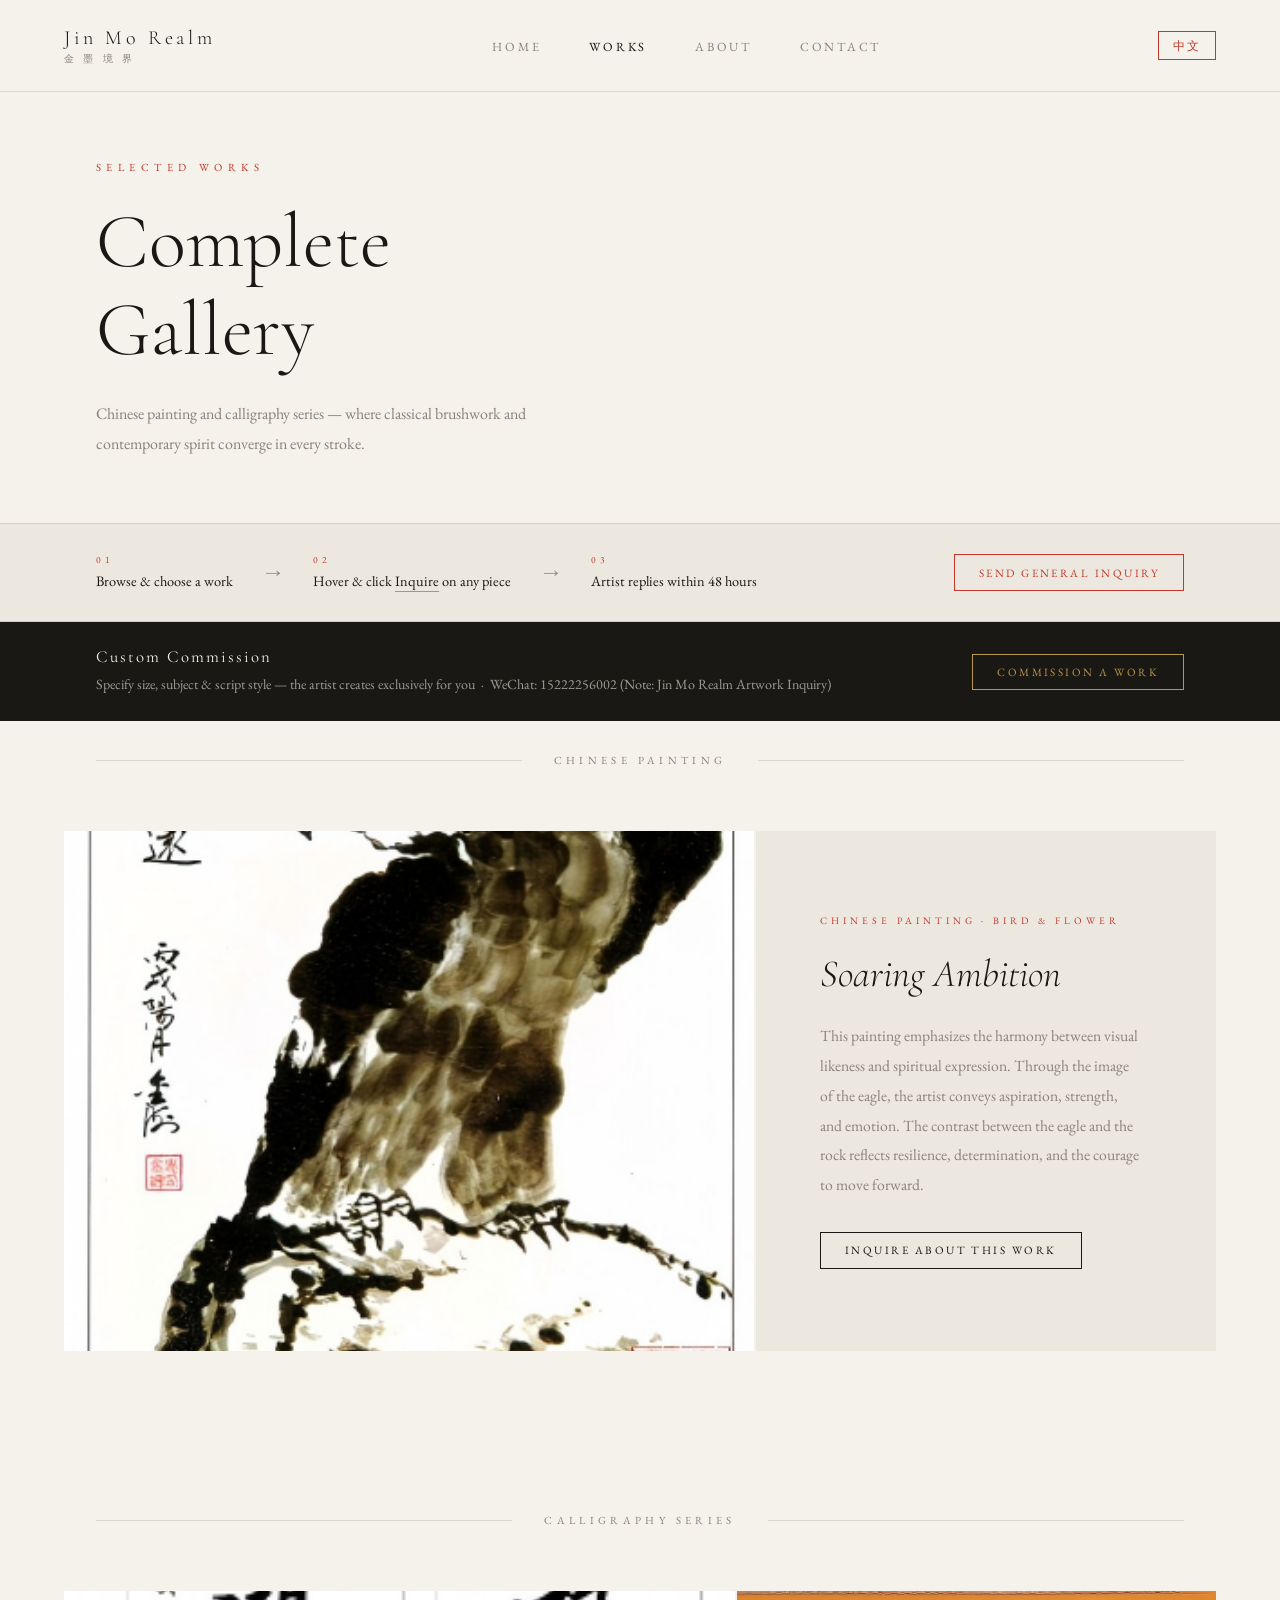
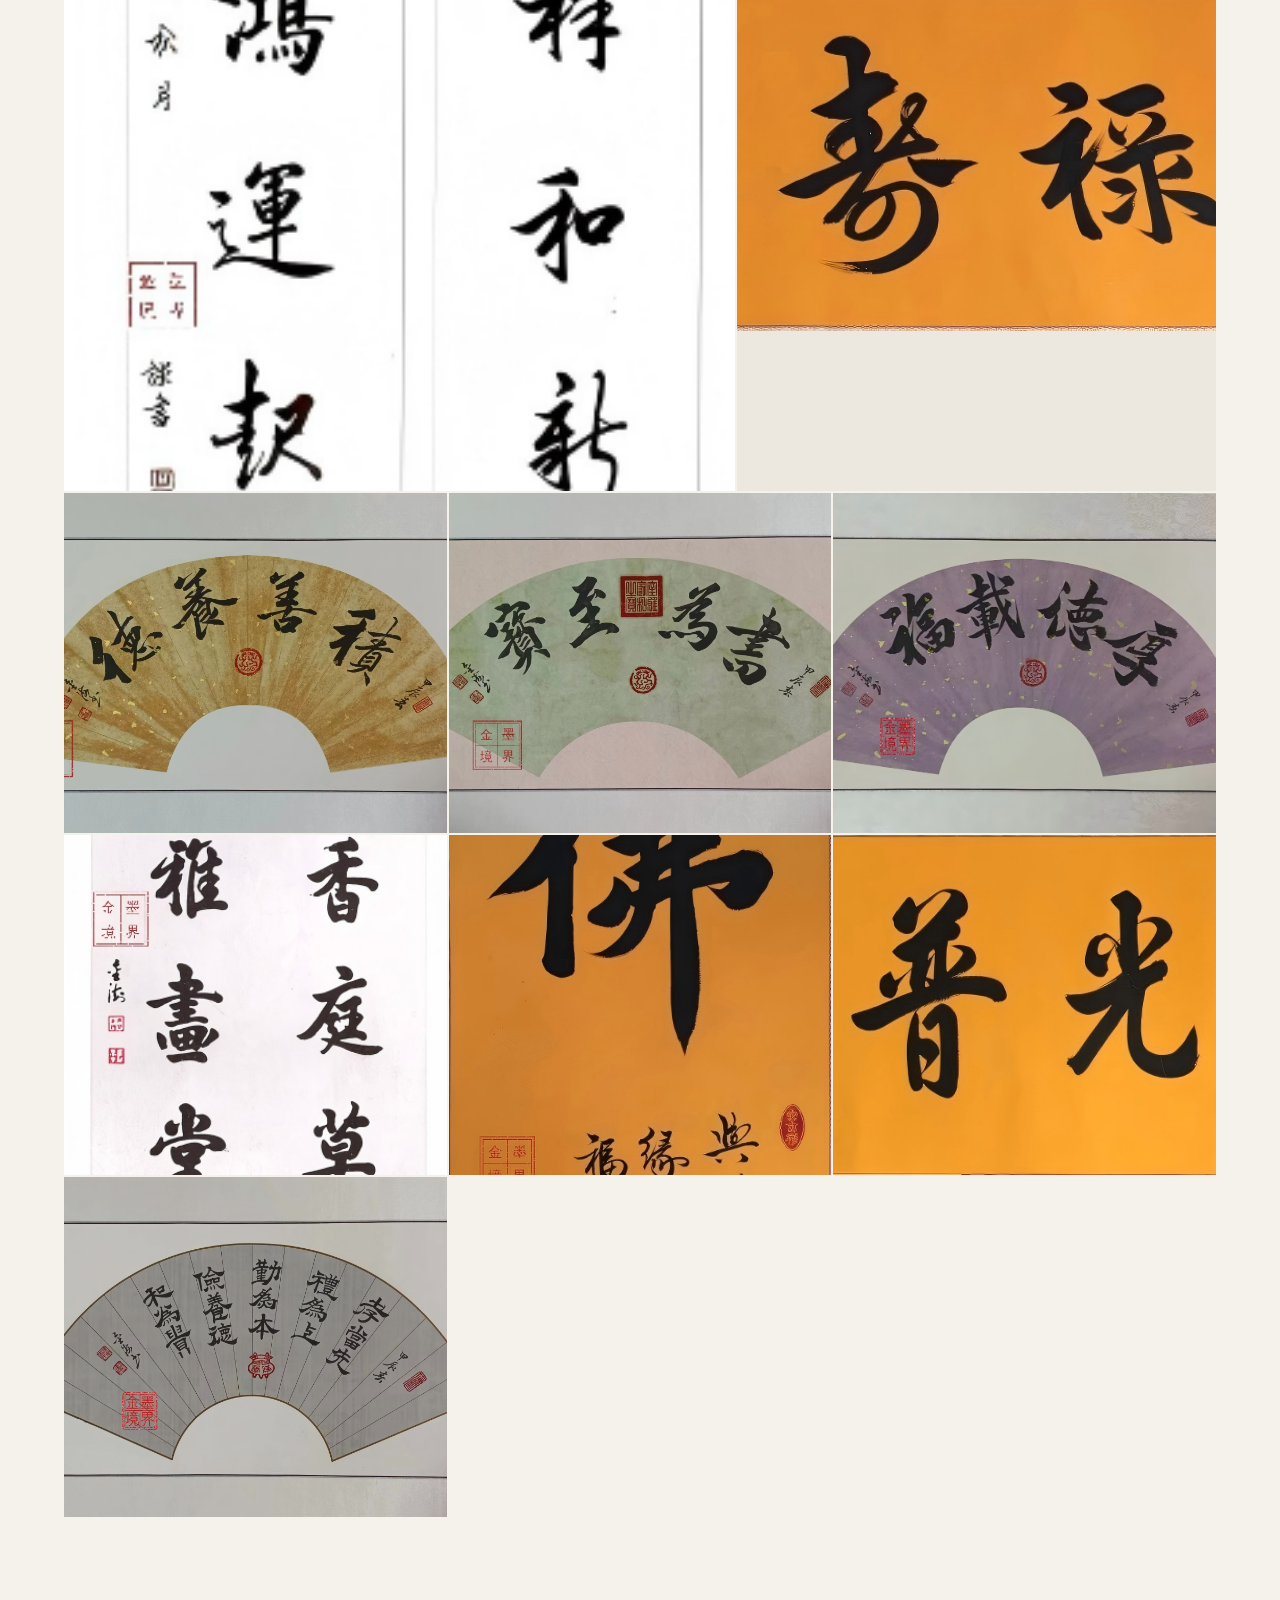
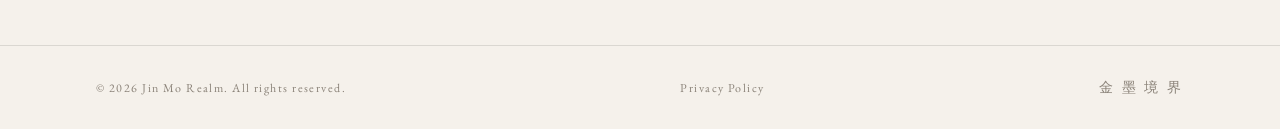
<file: gallery-en.html>
<!DOCTYPE html>
<html lang="en">
<head>
  <!-- Google tag (gtag.js) -->
  <script async src="https://www.googletagmanager.com/gtag/js?id=G-YWNC1G6SGM"></script>
  <script>
    window.dataLayer = window.dataLayer || [];
    function gtag(){dataLayer.push(arguments);}
    gtag('js', new Date());
    gtag('config', 'G-YWNC1G6SGM');
  </script>
  <meta charset="UTF-8">
  <meta name="viewport" content="width=device-width, initial-scale=1.0">
  <title>Works — Jin Mo Realm</title>
  <meta name="description" content="Full gallery of Jin Mo Realm — Chinese painting and calligraphy series including bird-and-flower ink painting, classical brushwork scrolls, fan-shaped calligraphy, and Zen-inspired works.">
    <meta property="og:type" content="website">
  <meta property="og:site_name" content="Jin Mo Realm 金墨境界">
  <meta property="og:url" content="https://www.shuhua.homes/gallery-en.html">
  <meta property="og:title" content="Works Gallery — Jin Mo Realm">
  <meta property="og:description" content="Full gallery of Jin Mo Realm — Chinese painting and calligraphy series including bird-and-flower ink painting, classical brushwork scrolls, fan-shaped calligraphy, and Zen-inspired works.">
  <meta property="og:image" content="https://www.shuhua.homes/images/og-cover.jpg">
  <meta property="og:locale" content="en_US">
  <meta property="og:locale:alternate" content="zh_CN">
  <meta name="twitter:card" content="summary_large_image">
  <meta name="twitter:title" content="Works Gallery — Jin Mo Realm">
  <meta name="twitter:description" content="Full gallery of Jin Mo Realm — Chinese painting and calligraphy series including bird-and-flower ink painting, classical brushwork scrolls, fan-shaped calligraphy, and Zen-inspired works.">
  <meta name="twitter:image" content="https://www.shuhua.homes/images/og-cover.jpg">
  <link rel="canonical" href="https://www.shuhua.homes/gallery-en.html">
  <link rel="alternate" hreflang="en" href="https://www.shuhua.homes/gallery-en.html">
  <link rel="alternate" hreflang="zh-CN" href="https://www.shuhua.homes/gallery.html">
  <link rel="alternate" hreflang="x-default" href="https://www.shuhua.homes/index-en.html">
  <link rel="preconnect" href="https://fonts.googleapis.com">
  <link href="https://fonts.googleapis.com/css2?family=Cormorant+Garamond:ital,wght@0,300;0,400;0,600;1,300;1,400&family=EB+Garamond:ital,wght@0,400;0,500;1,400&display=swap" rel="stylesheet">
  <style>
    :root{--ink:#1a1814;--paper:#f5f1eb;--paper-deep:#ede8df;--vermillion:#c0392b;--gold:#b8964a;--mist:#8a8278;--stroke:rgba(26,24,20,0.12);}
    *{margin:0;padding:0;box-sizing:border-box;}
    body{font-family:'EB Garamond',Georgia,serif;background:var(--paper);color:var(--ink);overflow-x:hidden;}

    nav{position:fixed;top:0;left:0;right:0;z-index:100;display:flex;justify-content:space-between;align-items:center;padding:1.6rem 4rem;background:rgba(245,241,235,0.92);backdrop-filter:blur(12px);border-bottom:1px solid var(--stroke);}
    .nav-logo{font-family:'Cormorant Garamond',serif;font-size:1.25rem;font-weight:300;letter-spacing:0.18em;color:var(--ink);text-decoration:none;}
    .nav-logo span{display:block;font-size:0.65rem;letter-spacing:0.35em;text-transform:uppercase;color:var(--mist);margin-top:2px;}
    .nav-links{display:flex;gap:3rem;list-style:none;align-items:center;}
    .nav-links a{font-size:0.78rem;letter-spacing:0.22em;text-transform:uppercase;color:var(--mist);text-decoration:none;transition:color 0.3s;}
    .nav-links a:hover,.nav-links a.active{color:var(--ink);}
    .nav-lang{font-size:0.72rem;letter-spacing:0.2em;text-transform:uppercase;color:var(--vermillion);text-decoration:none;border:1px solid var(--vermillion);padding:0.35rem 0.85rem;transition:all 0.3s;}
    .nav-lang:hover{background:var(--vermillion);color:white;}

    .page-header{padding:10rem 6rem 4rem;}
    .page-header-eyebrow{font-size:0.68rem;letter-spacing:0.5em;text-transform:uppercase;color:var(--vermillion);margin-bottom:1.5rem;}
    .page-header-title{font-family:'Cormorant Garamond',serif;font-size:clamp(3rem,6vw,5.5rem);font-weight:300;line-height:1.15;margin-bottom:1.5rem;}
    .page-header-desc{font-size:1rem;line-height:1.9;color:var(--mist);max-width:480px;}

    .acquire-bar{display:flex;justify-content:space-between;align-items:center;gap:2rem;padding:1.8rem 6rem;background:var(--paper-deep);border-top:1px solid var(--stroke);border-bottom:1px solid var(--stroke);flex-wrap:wrap;}
    .acquire-steps{display:flex;align-items:center;gap:2rem;flex-wrap:wrap;}
    .acquire-step{display:flex;flex-direction:column;gap:0.25rem;}
    .step-num{font-size:0.6rem;letter-spacing:0.4em;text-transform:uppercase;color:var(--vermillion);}
    .step-text{font-size:0.9rem;line-height:1.55;color:var(--ink);}
    .step-text em{font-style:normal;border-bottom:1px solid var(--gold);padding-bottom:1px;}
    .acquire-arrow{font-size:1rem;color:var(--mist);flex-shrink:0;}
    .acquire-cta{font-size:0.7rem;letter-spacing:0.22em;text-transform:uppercase;color:var(--vermillion);border:1px solid var(--vermillion);padding:0.65rem 1.5rem;text-decoration:none;white-space:nowrap;transition:all 0.3s;flex-shrink:0;}
    .acquire-cta:hover{background:var(--vermillion);color:white;}

    .commission-bar{padding:1.5rem 6rem;background:var(--ink);display:flex;justify-content:space-between;align-items:center;gap:2rem;flex-wrap:wrap;}
    .commission-text{color:var(--paper);}
    .commission-text strong{font-family:'Cormorant Garamond',serif;font-size:1.05rem;font-weight:400;letter-spacing:0.12em;display:block;margin-bottom:0.3rem;}
    .commission-text span{font-size:0.88rem;color:rgba(245,241,235,0.6);line-height:1.8;}
    .commission-cta{font-size:0.7rem;letter-spacing:0.22em;text-transform:uppercase;color:var(--gold);border:1px solid var(--gold);padding:0.65rem 1.5rem;text-decoration:none;white-space:nowrap;transition:all 0.3s;flex-shrink:0;}
    .commission-cta:hover{background:var(--gold);color:var(--ink);}

    .divider{display:flex;align-items:center;gap:2rem;padding:0 6rem;margin:2rem 0 4rem;}
    .divider-line{flex:1;height:1px;background:var(--stroke);}
    .divider-text{font-size:0.68rem;letter-spacing:0.4em;text-transform:uppercase;color:var(--mist);white-space:nowrap;}

    .gallery{padding:0 4rem 8rem;}

    .gallery-painting{display:grid;grid-template-columns:1.5fr 1fr;gap:2px;margin-bottom:2px;}
    .gallery-painting .work-item .work-img{height:520px;}
    .painting-desc-card{display:flex;flex-direction:column;justify-content:center;align-items:flex-start;padding:4rem;background:var(--paper-deep);}
    .painting-desc-card .card-eyebrow{font-size:0.62rem;letter-spacing:0.4em;text-transform:uppercase;color:var(--vermillion);margin-bottom:1.5rem;}
    .painting-desc-card .card-title{font-family:'Cormorant Garamond',serif;font-size:2.4rem;font-weight:300;font-style:italic;color:var(--ink);margin-bottom:1.5rem;line-height:1.2;}
    .painting-desc-card .card-text{font-size:0.98rem;line-height:1.9;color:var(--mist);max-width:320px;}

    .gallery-feature{display:grid;grid-template-columns:1.4fr 1fr;gap:2px;margin-bottom:2px;}
    .gallery-feature .work-item:first-child .work-img{height:500px;}
    .gallery-row{display:grid;grid-template-columns:repeat(3,1fr);gap:2px;margin-bottom:2px;}
    .gallery-row-2{display:grid;grid-template-columns:repeat(3,1fr);gap:2px;}

    .work-item{position:relative;overflow:hidden;background:var(--paper-deep);cursor:pointer;}
    .work-img{width:100%;height:340px;object-fit:cover;display:block;transition:transform 0.6s cubic-bezier(0.25,0.46,0.45,0.94),opacity 0.4s;}
    .work-item:hover .work-img{transform:scale(1.04);opacity:0.82;}

    .work-caption{position:absolute;bottom:0;left:0;right:0;padding:2.5rem 2rem 2rem;background:linear-gradient(transparent,rgba(26,24,20,0.68));transform:translateY(100%);transition:transform 0.4s cubic-bezier(0.25,0.46,0.45,0.94);}
    .work-item:hover .work-caption{transform:translateY(0);}
    .work-caption h3{font-family:'Cormorant Garamond',serif;font-size:1.2rem;font-weight:400;color:white;letter-spacing:0.04em;margin-bottom:0.4rem;line-height:1.4;}
    .work-caption p{font-size:0.7rem;letter-spacing:0.18em;text-transform:uppercase;color:rgba(255,255,255,0.62);}
    .work-inquire{display:inline-block;margin-top:0.85rem;font-size:0.62rem;letter-spacing:0.22em;text-transform:uppercase;color:rgba(255,255,255,0.88);border:1px solid rgba(255,255,255,0.42);padding:0.35rem 0.85rem;text-decoration:none;transition:all 0.25s;}
    .work-inquire:hover{background:rgba(255,255,255,0.15);border-color:rgba(255,255,255,0.8);}

    .card-inquire{display:inline-block;margin-top:2rem;font-size:0.7rem;letter-spacing:0.22em;text-transform:uppercase;color:var(--ink);border:1px solid var(--ink);padding:0.65rem 1.5rem;text-decoration:none;transition:all 0.3s;}
    .card-inquire:hover{background:var(--ink);color:var(--paper);}

    footer{border-top:1px solid var(--stroke);padding:2rem 6rem;display:flex;justify-content:space-between;align-items:center;}
    .footer-copy{font-size:0.75rem;letter-spacing:0.12em;color:var(--mist);}
    .footer-logo{font-family:'Cormorant Garamond',serif;font-size:0.9rem;font-weight:300;letter-spacing:0.2em;color:var(--mist);}
    .footer-privacy{font-size:0.75rem;letter-spacing:0.12em;color:var(--mist);text-decoration:none;transition:color 0.3s;}
    .footer-privacy:hover{color:var(--ink);}

    @media(max-width:900px){
      nav{padding:1.2rem 2rem;}
      .nav-links{gap:1.5rem;}
      .page-header{padding:8rem 2.5rem 3rem;}
      .acquire-bar,.commission-bar{padding:1.5rem 2.5rem;flex-direction:column;align-items:flex-start;}
      .divider,.gallery{padding-left:2rem;padding-right:2rem;}
      .gallery-painting{grid-template-columns:1fr;}
      .gallery-painting .work-item .work-img{height:340px;}
      .gallery-feature{grid-template-columns:1fr;}
      .gallery-feature .work-item:first-child .work-img{height:340px;}
      .gallery-row,.gallery-row-2{grid-template-columns:1fr 1fr;}
      footer{padding:1.5rem 2.5rem;flex-direction:column;gap:0.8rem;text-align:center;}
    }
    @media(max-width:600px){
      .nav-links{display:none;}
      .page-header{padding:7rem 1.5rem 2.5rem;}
      .acquire-bar,.commission-bar{padding:1.5rem;}
      .acquire-arrow{display:none;}
      .acquire-steps{flex-direction:column;gap:1rem;}
      .divider,.gallery{padding-left:1.5rem;padding-right:1.5rem;}
      .gallery-row,.gallery-row-2{grid-template-columns:1fr;}
      .painting-desc-card{padding:2.5rem 1.5rem;}
      footer{padding:1.5rem;}
    }
  </style>
  <!-- Google AdSense -->
  <script async src="https://pagead2.googlesyndication.com/pagead/js/adsbygoogle.js?client=ca-pub-1574975766873033" crossorigin="anonymous"></script>
</head>
<body>
<nav>
  <a class="nav-logo" href="index-en.html">Jin Mo Realm<span>金 墨 境 界</span></a>
  <ul class="nav-links">
    <li><a href="index-en.html">Home</a></li>
    <li><a href="gallery-en.html" class="active">Works</a></li>
    <li><a href="about-en.html">About</a></li>
    <li><a href="contact-en.html">Contact</a></li>
  </ul>
  <a class="nav-lang" href="gallery.html">中文</a>
</nav>

<div class="page-header">
  <p class="page-header-eyebrow">Selected Works</p>
  <h1 class="page-header-title">Complete<br>Gallery</h1>
  <p class="page-header-desc">Chinese painting and calligraphy series — where classical brushwork and contemporary spirit converge in every stroke.</p>
</div>

<div class="acquire-bar">
  <div class="acquire-steps">
    <div class="acquire-step">
      <span class="step-num">01</span>
      <span class="step-text">Browse &amp; choose a work</span>
    </div>
    <span class="acquire-arrow">→</span>
    <div class="acquire-step">
      <span class="step-num">02</span>
      <span class="step-text">Hover &amp; click <em>Inquire</em> on any piece</span>
    </div>
    <span class="acquire-arrow">→</span>
    <div class="acquire-step">
      <span class="step-num">03</span>
      <span class="step-text">Artist replies within 48 hours</span>
    </div>
  </div>
  <a class="acquire-cta" href="mailto:alex820268@gmail.com?subject=General%20Inquiry%20%E2%80%94%20Jin%20Mo%20Realm">Send General Inquiry</a>
</div>

<div class="commission-bar">
  <div class="commission-text">
    <strong>Custom Commission</strong>
    <span>Specify size, subject &amp; script style — the artist creates exclusively for you &nbsp;·&nbsp; WeChat: 15222256002 (Note: Jin Mo Realm Artwork Inquiry)</span>
  </div>
  <a class="commission-cta" href="mailto:alex820268@gmail.com?subject=Custom%20Commission%20Inquiry%20%E2%80%94%20Jin%20Mo%20Realm">Commission a Work</a>
</div>

<!-- CHINESE PAINTING -->
<div class="divider">
  <div class="divider-line"></div>
  <span class="divider-text">Chinese Painting</span>
  <div class="divider-line"></div>
</div>

<section class="gallery">
  <div class="gallery-painting">
    <div class="work-item">
      <img class="work-img" src="images/painting-soaring-ambition.jpg" alt="Soaring Ambition">
      <div class="work-caption">
        <h3>Soaring Ambition</h3>
        <p>Chinese Painting · Bird &amp; Flower</p>
        <a class="work-inquire" href="mailto:alex820268@gmail.com?subject=Inquiry%20%E2%80%94%20Soaring%20Ambition">Inquire</a>
      </div>
    </div>
    <div class="painting-desc-card">
      <p class="card-eyebrow">Chinese Painting · Bird &amp; Flower</p>
      <p class="card-title">Soaring Ambition</p>
      <p class="card-text">This painting emphasizes the harmony between visual likeness and spiritual expression. Through the image of the eagle, the artist conveys aspiration, strength, and emotion. The contrast between the eagle and the rock reflects resilience, determination, and the courage to move forward.</p>
      <a class="card-inquire" href="mailto:alex820268@gmail.com?subject=Inquiry%20%E2%80%94%20Soaring%20Ambition">Inquire About This Work</a>
    </div>
  </div>
</section>

<!-- CALLIGRAPHY -->
<div class="divider">
  <div class="divider-line"></div>
  <span class="divider-text">Calligraphy Series</span>
  <div class="divider-line"></div>
</div>

<section class="gallery" style="padding-top:0;">

  <div class="gallery-feature">
    <div class="work-item">
      <img class="work-img" src="images/calligraphy-heaven-harmony.jpg" alt="Heaven Spreads Harmony">
      <div class="work-caption">
        <h3>Heaven Spreads Harmony · Earth Opens Fortune</h3>
        <p>Calligraphy · Couplet</p>
        <a class="work-inquire" href="mailto:alex820268@gmail.com?subject=Inquiry%20%E2%80%94%20Heaven%20Spreads%20Harmony">Inquire</a>
      </div>
    </div>
    <div class="work-item">
      <img class="work-img" src="images/calligraphy-blessing-prosperity.jpg" alt="Blessing, Prosperity, Longevity and Joy">
      <div class="work-caption">
        <h3>Blessing, Prosperity, Longevity &amp; Joy</h3>
        <p>Calligraphy · Auspicious</p>
        <a class="work-inquire" href="mailto:alex820268@gmail.com?subject=Inquiry%20%E2%80%94%20Blessing%2C%20Prosperity%2C%20Longevity%20%26%20Joy">Inquire</a>
      </div>
    </div>
  </div>

  <div class="gallery-row">
    <div class="work-item">
      <img class="work-img" src="images/calligraphy-cultivating-virtue.jpg" alt="Cultivating Virtue Through Good Deeds">
      <div class="work-caption">
        <h3>Cultivating Virtue Through Good Deeds</h3>
        <p>Calligraphy · Golden Fan</p>
        <a class="work-inquire" href="mailto:alex820268@gmail.com?subject=Inquiry%20%E2%80%94%20Cultivating%20Virtue%20Through%20Good%20Deeds">Inquire</a>
      </div>
    </div>
    <div class="work-item">
      <img class="work-img" src="images/calligraphy-books-treasures.jpg" alt="Books Are Treasures">
      <div class="work-caption">
        <h3>Books Are Treasures</h3>
        <p>Calligraphy · Celadon Fan</p>
        <a class="work-inquire" href="mailto:alex820268@gmail.com?subject=Inquiry%20%E2%80%94%20Books%20Are%20Treasures">Inquire</a>
      </div>
    </div>
    <div class="work-item">
      <img class="work-img" src="images/calligraphy-great-virtue.jpg" alt="Great Virtue Brings Blessings">
      <div class="work-caption">
        <h3>Great Virtue Brings Blessings</h3>
        <p>Calligraphy · Lavender Fan</p>
        <a class="work-inquire" href="mailto:alex820268@gmail.com?subject=Inquiry%20%E2%80%94%20Great%20Virtue%20Brings%20Blessings">Inquire</a>
      </div>
    </div>
  </div>

  <div class="gallery-row-2">
    <div class="work-item">
      <img class="work-img" src="images/calligraphy-fragrant-flowers.jpg" alt="Fragrant Flowers and Quiet Art Hall">
      <div class="work-caption">
        <h3>Fragrant Flowers &amp; Quiet Art Hall</h3>
        <p>Calligraphy · Scroll</p>
        <a class="work-inquire" href="mailto:alex820268@gmail.com?subject=Inquiry%20%E2%80%94%20Fragrant%20Flowers%20%26%20Quiet%20Art%20Hall">Inquire</a>
      </div>
    </div>
    <div class="work-item">
      <img class="work-img" src="images/calligraphy-buddha-affinity.jpg" alt="A True Blessing — Affinity with Buddha">
      <div class="work-caption">
        <h3>A True Blessing — Affinity with Buddha</h3>
        <p>Calligraphy · Zen</p>
        <a class="work-inquire" href="mailto:alex820268@gmail.com?subject=Inquiry%20%E2%80%94%20A%20True%20Blessing%20%E2%80%94%20Affinity%20with%20Buddha">Inquire</a>
      </div>
    </div>
    <div class="work-item">
      <img class="work-img" src="images/calligraphy-buddha-light.jpg" alt="Buddha's Light Shines Everywhere">
      <div class="work-caption">
        <h3>Buddha's Light Shines Everywhere</h3>
        <p>Calligraphy · Zen</p>
        <a class="work-inquire" href="mailto:alex820268@gmail.com?subject=Inquiry%20%E2%80%94%20Buddha%27s%20Light%20Shines%20Everywhere">Inquire</a>
      </div>
    </div>
    <div class="work-item">
      <img class="work-img" src="images/calligraphy-five-virtues.jpg" alt="Filial Piety, Courtesy, Diligence, Frugality, Harmony">
      <div class="work-caption">
        <h3>Filial Piety · Courtesy · Diligence · Frugality · Harmony</h3>
        <p>Calligraphy · Silver Fan</p>
        <a class="work-inquire" href="mailto:alex820268@gmail.com?subject=Inquiry%20%E2%80%94%20Filial%20Piety%20%C2%B7%20Courtesy%20%C2%B7%20Diligence%20%C2%B7%20Frugality%20%C2%B7%20Harmony">Inquire</a>
      </div>
    </div>
  </div>

</section>

<footer>
  <span class="footer-copy">© 2026 Jin Mo Realm. All rights reserved.</span>
  <a class="footer-privacy" href="privacy-en.html">Privacy Policy</a>
  <span class="footer-logo">金 墨 境 界</span>
</footer>
</body>
</html>
</file>
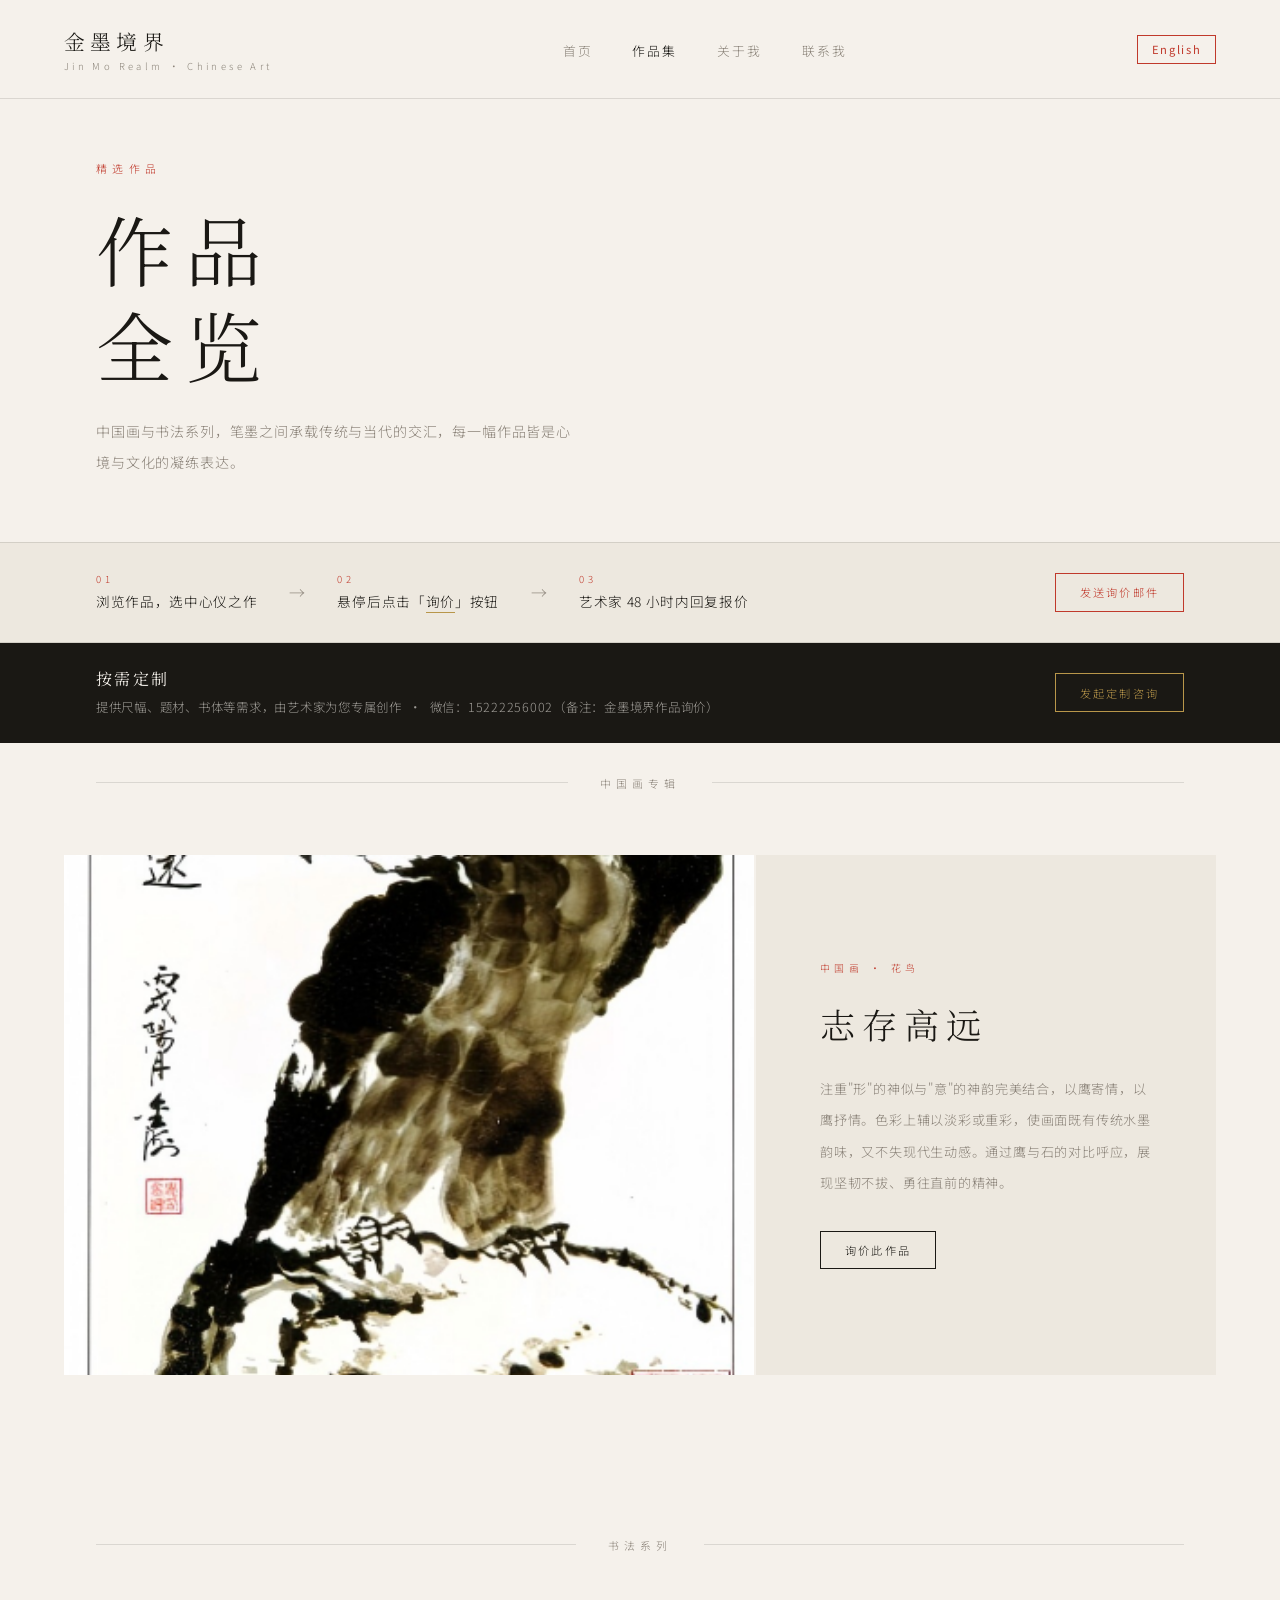
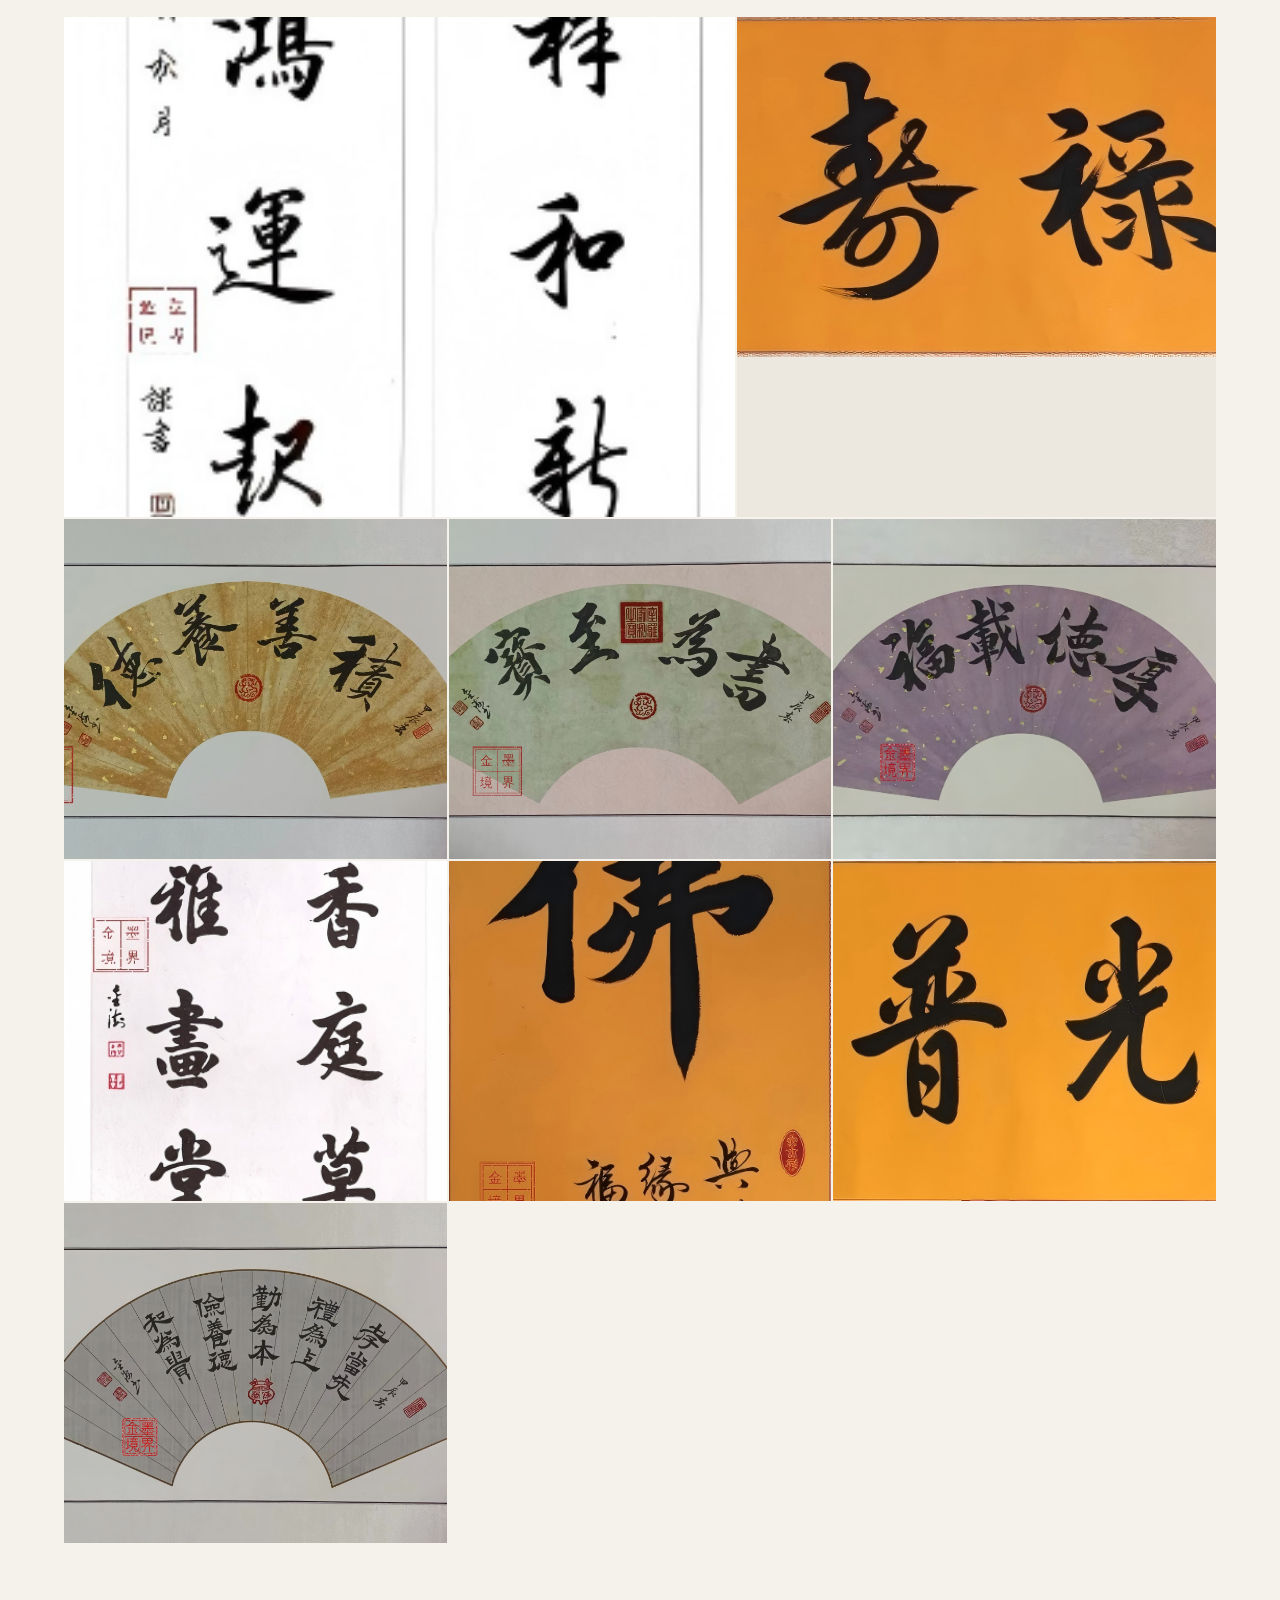
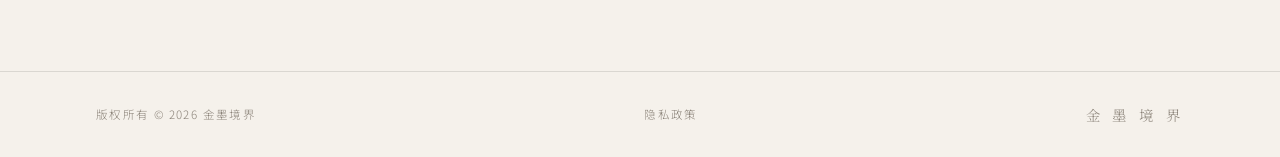
<file: gallery.html>
<!DOCTYPE html>
<html lang="zh-CN">
<head>
  <!-- Google tag (gtag.js) -->
  <script async src="https://www.googletagmanager.com/gtag/js?id=G-YWNC1G6SGM"></script>
  <script>
    window.dataLayer = window.dataLayer || [];
    function gtag(){dataLayer.push(arguments);}
    gtag('js', new Date());
    gtag('config', 'G-YWNC1G6SGM');
  </script>
  <meta charset="UTF-8">
  <meta name="viewport" content="width=device-width, initial-scale=1.0">
  <title>作品集 — 金墨境界</title>
  <meta name="description" content="金墨境界作品集：中国画、书法系列全览。包含花鸟画、楷书、行书等多种题材，展示传统书画艺术之美。">
  <meta property="og:type" content="website">
  <meta property="og:site_name" content="Jin Mo Realm 金墨境界">
  <meta property="og:url" content="https://www.shuhua.homes/gallery.html">
  <meta property="og:title" content="作品集 — 金墨境界">
  <meta property="og:description" content="金墨境界作品集，包含花鸟水墨画、经典书法长卷、扇面书法及禅意作品，展现传统与现代的融合。">
  <meta property="og:image" content="https://www.shuhua.homes/images/og-cover.jpg">
  <meta property="og:locale" content="zh_CN">
  <meta property="og:locale:alternate" content="en_US">
  <meta name="twitter:card" content="summary_large_image">
  <meta name="twitter:title" content="作品集 — 金墨境界">
  <meta name="twitter:description" content="金墨境界作品集，包含花鸟水墨画、经典书法长卷、扇面书法及禅意作品，展现传统与现代的融合。">
  <meta name="twitter:image" content="https://www.shuhua.homes/images/og-cover.jpg">
  <link rel="canonical" href="https://www.shuhua.homes/gallery.html">
  <link rel="alternate" hreflang="zh-CN" href="https://www.shuhua.homes/gallery.html">
  <link rel="alternate" hreflang="en" href="https://www.shuhua.homes/gallery-en.html">
  <link rel="alternate" hreflang="x-default" href="https://www.shuhua.homes/index-en.html">
  <link rel="preconnect" href="https://fonts.googleapis.com">
  <link href="https://fonts.googleapis.com/css2?family=Noto+Serif+SC:wght@300;400;500&family=Noto+Sans+SC:wght@300;400&display=swap" rel="stylesheet">
  <style>
    :root{--ink:#1a1814;--paper:#f5f1eb;--paper-deep:#ede8df;--vermillion:#c0392b;--gold:#b8964a;--mist:#8a8278;--stroke:rgba(26,24,20,0.12);}
    *{margin:0;padding:0;box-sizing:border-box;}
    body{font-family:'Noto Serif SC','Source Han Serif SC',STSong,serif;background:var(--paper);color:var(--ink);overflow-x:hidden;}

    nav{position:fixed;top:0;left:0;right:0;z-index:100;display:flex;justify-content:space-between;align-items:center;padding:1.6rem 4rem;background:rgba(245,241,235,0.92);backdrop-filter:blur(12px);border-bottom:1px solid var(--stroke);}
    .nav-logo{font-family:'Noto Serif SC',serif;font-size:1.3rem;font-weight:300;letter-spacing:0.25em;color:var(--ink);text-decoration:none;}
    .nav-logo span{display:block;font-family:'Noto Sans SC',sans-serif;font-size:0.6rem;letter-spacing:0.35em;color:var(--mist);margin-top:3px;font-weight:300;}
    .nav-links{display:flex;gap:2.5rem;list-style:none;align-items:center;}
    .nav-links a{font-family:'Noto Sans SC',sans-serif;font-size:0.8rem;font-weight:300;letter-spacing:0.15em;color:var(--mist);text-decoration:none;transition:color 0.3s;}
    .nav-links a:hover,.nav-links a.active{color:var(--ink);}
    .nav-lang{font-family:'Noto Sans SC',sans-serif;font-size:0.7rem;letter-spacing:0.15em;color:var(--vermillion);text-decoration:none;border:1px solid var(--vermillion);padding:0.35rem 0.85rem;transition:all 0.3s;}
    .nav-lang:hover{background:var(--vermillion);color:white;}

    .page-header{padding:10rem 6rem 4rem;}
    .page-header-eyebrow{font-family:'Noto Sans SC',sans-serif;font-size:0.68rem;font-weight:300;letter-spacing:0.5em;color:var(--vermillion);margin-bottom:1.5rem;}
    .page-header-title{font-family:'Noto Serif SC',serif;font-size:clamp(3rem,6vw,5.5rem);font-weight:300;line-height:1.25;letter-spacing:0.15em;margin-bottom:1.5rem;}
    .page-header-desc{font-family:'Noto Sans SC',sans-serif;font-size:0.88rem;font-weight:300;line-height:2.2;color:var(--mist);max-width:480px;letter-spacing:0.06em;}

    .acquire-bar{display:flex;justify-content:space-between;align-items:center;gap:2rem;padding:1.8rem 6rem;background:var(--paper-deep);border-top:1px solid var(--stroke);border-bottom:1px solid var(--stroke);flex-wrap:wrap;}
    .acquire-steps{display:flex;align-items:center;gap:2rem;flex-wrap:wrap;}
    .acquire-step{display:flex;flex-direction:column;gap:0.25rem;}
    .step-num{font-family:'Noto Sans SC',sans-serif;font-size:0.6rem;font-weight:300;letter-spacing:0.4em;color:var(--vermillion);}
    .step-text{font-family:'Noto Sans SC',sans-serif;font-size:0.85rem;font-weight:300;line-height:1.7;color:var(--ink);letter-spacing:0.05em;}
    .step-text em{font-style:normal;border-bottom:1px solid var(--gold);padding-bottom:1px;}
    .acquire-arrow{font-size:1rem;color:var(--mist);flex-shrink:0;}
    .acquire-cta{font-family:'Noto Sans SC',sans-serif;font-size:0.7rem;font-weight:300;letter-spacing:0.2em;color:var(--vermillion);border:1px solid var(--vermillion);padding:0.65rem 1.5rem;text-decoration:none;white-space:nowrap;transition:all 0.3s;flex-shrink:0;}
    .acquire-cta:hover{background:var(--vermillion);color:white;}

    .commission-bar{padding:1.5rem 6rem;background:var(--ink);display:flex;justify-content:space-between;align-items:center;gap:2rem;flex-wrap:wrap;}
    .commission-text{color:var(--paper);}
    .commission-text strong{font-family:'Noto Serif SC',serif;font-size:1rem;font-weight:400;letter-spacing:0.15em;display:block;margin-bottom:0.3rem;}
    .commission-text span{font-family:'Noto Sans SC',sans-serif;font-size:0.78rem;font-weight:300;color:rgba(245,241,235,0.6);letter-spacing:0.06em;line-height:1.8;}
    .commission-cta{font-family:'Noto Sans SC',sans-serif;font-size:0.7rem;font-weight:300;letter-spacing:0.2em;color:var(--gold);border:1px solid var(--gold);padding:0.65rem 1.5rem;text-decoration:none;white-space:nowrap;transition:all 0.3s;flex-shrink:0;}
    .commission-cta:hover{background:var(--gold);color:var(--ink);}

    .divider{display:flex;align-items:center;gap:2rem;padding:0 6rem;margin:2rem 0 4rem;}
    .divider-line{flex:1;height:1px;background:var(--stroke);}
    .divider-text{font-family:'Noto Sans SC',sans-serif;font-size:0.68rem;font-weight:300;letter-spacing:0.45em;color:var(--mist);white-space:nowrap;}

    .gallery{padding:0 4rem 8rem;}

    .gallery-painting{display:grid;grid-template-columns:1.5fr 1fr;gap:2px;margin-bottom:2px;}
    .gallery-painting .work-item .work-img{height:520px;}
    .painting-desc-card{display:flex;flex-direction:column;justify-content:center;align-items:flex-start;padding:4rem;background:var(--paper-deep);}
    .painting-desc-card .card-eyebrow{font-family:'Noto Sans SC',sans-serif;font-size:0.62rem;font-weight:300;letter-spacing:0.45em;color:var(--vermillion);margin-bottom:1.5rem;}
    .painting-desc-card .card-title{font-family:'Noto Serif SC',serif;font-size:2.2rem;font-weight:300;letter-spacing:0.2em;color:var(--ink);margin-bottom:1.5rem;line-height:1.4;}
    .painting-desc-card .card-text{font-family:'Noto Sans SC',sans-serif;font-size:0.82rem;font-weight:300;line-height:2.4;color:var(--mist);letter-spacing:0.06em;}

    .gallery-feature{display:grid;grid-template-columns:1.4fr 1fr;gap:2px;margin-bottom:2px;}
    .gallery-feature .work-item:first-child .work-img{height:500px;}
    .gallery-row{display:grid;grid-template-columns:repeat(3,1fr);gap:2px;margin-bottom:2px;}
    .gallery-row-2{display:grid;grid-template-columns:repeat(3,1fr);gap:2px;}

    .work-item{position:relative;overflow:hidden;background:var(--paper-deep);cursor:pointer;}
    .work-img{width:100%;height:340px;object-fit:cover;display:block;transition:transform 0.6s cubic-bezier(0.25,0.46,0.45,0.94),opacity 0.4s;}
    .work-item:hover .work-img{transform:scale(1.04);opacity:0.82;}

    .work-caption{position:absolute;bottom:0;left:0;right:0;padding:2.5rem 2rem 2rem;background:linear-gradient(transparent,rgba(26,24,20,0.68));transform:translateY(100%);transition:transform 0.4s cubic-bezier(0.25,0.46,0.45,0.94);}
    .work-item:hover .work-caption{transform:translateY(0);}
    .work-caption h3{font-family:'Noto Serif SC',serif;font-size:1.15rem;font-weight:400;color:white;letter-spacing:0.2em;margin-bottom:0.4rem;line-height:1.5;}
    .work-caption p{font-family:'Noto Sans SC',sans-serif;font-size:0.7rem;font-weight:300;letter-spacing:0.2em;color:rgba(255,255,255,0.65);}
    .work-inquire{display:inline-block;margin-top:0.85rem;font-family:'Noto Sans SC',sans-serif;font-size:0.62rem;font-weight:300;letter-spacing:0.2em;color:rgba(255,255,255,0.88);border:1px solid rgba(255,255,255,0.42);padding:0.35rem 0.85rem;text-decoration:none;transition:all 0.25s;}
    .work-inquire:hover{background:rgba(255,255,255,0.15);border-color:rgba(255,255,255,0.8);}

    .card-inquire{display:inline-block;margin-top:2rem;font-family:'Noto Sans SC',sans-serif;font-size:0.7rem;font-weight:300;letter-spacing:0.2em;color:var(--ink);border:1px solid var(--ink);padding:0.65rem 1.5rem;text-decoration:none;transition:all 0.3s;}
    .card-inquire:hover{background:var(--ink);color:var(--paper);}

    footer{border-top:1px solid var(--stroke);padding:2rem 6rem;display:flex;justify-content:space-between;align-items:center;}
    .footer-copy{font-family:'Noto Sans SC',sans-serif;font-size:0.72rem;font-weight:300;letter-spacing:0.12em;color:var(--mist);}
    .footer-logo{font-family:'Noto Serif SC',serif;font-size:0.9rem;font-weight:300;letter-spacing:0.3em;color:var(--mist);}
    .footer-privacy{font-family:'Noto Sans SC',sans-serif;font-size:0.72rem;font-weight:300;letter-spacing:0.12em;color:var(--mist);text-decoration:none;transition:color 0.3s;}
    .footer-privacy:hover{color:var(--ink);}

    @media(max-width:900px){
      nav{padding:1.2rem 2rem;}
      .nav-links{gap:1.5rem;}
      .page-header{padding:8rem 2.5rem 3rem;}
      .acquire-bar,.commission-bar{padding:1.5rem 2.5rem;flex-direction:column;align-items:flex-start;}
      .divider,.gallery{padding-left:2rem;padding-right:2rem;}
      .gallery-painting{grid-template-columns:1fr;}
      .gallery-painting .work-item .work-img{height:340px;}
      .gallery-feature{grid-template-columns:1fr;}
      .gallery-feature .work-item:first-child .work-img{height:340px;}
      .gallery-row,.gallery-row-2{grid-template-columns:1fr 1fr;}
      footer{padding:1.5rem 2.5rem;flex-direction:column;gap:0.8rem;text-align:center;}
    }
    @media(max-width:600px){
      .nav-links{display:none;}
      .page-header{padding:7rem 1.5rem 2.5rem;}
      .acquire-bar,.commission-bar{padding:1.5rem;}
      .acquire-arrow{display:none;}
      .acquire-steps{flex-direction:column;gap:1rem;}
      .divider,.gallery{padding-left:1.5rem;padding-right:1.5rem;}
      .gallery-row,.gallery-row-2{grid-template-columns:1fr;}
      .painting-desc-card{padding:2.5rem 1.5rem;}
      footer{padding:1.5rem;}
    }
  </style>
  <!-- Google AdSense -->
  <script async src="https://pagead2.googlesyndication.com/pagead/js/adsbygoogle.js?client=ca-pub-1574975766873033" crossorigin="anonymous"></script>
</head>
<body>
<nav>
  <a class="nav-logo" href="index-zh.html">金墨境界<span>Jin Mo Realm · Chinese Art</span></a>
  <ul class="nav-links">
    <li><a href="index-zh.html">首页</a></li>
    <li><a href="gallery.html" class="active">作品集</a></li>
    <li><a href="about.html">关于我</a></li>
    <li><a href="contact.html">联系我</a></li>
  </ul>
  <a class="nav-lang" href="gallery-en.html">English</a>
</nav>

<div class="page-header">
  <p class="page-header-eyebrow">精选作品</p>
  <h1 class="page-header-title">作品<br>全览</h1>
  <p class="page-header-desc">中国画与书法系列，笔墨之间承载传统与当代的交汇，每一幅作品皆是心境与文化的凝练表达。</p>
</div>

<div class="acquire-bar">
  <div class="acquire-steps">
    <div class="acquire-step">
      <span class="step-num">01</span>
      <span class="step-text">浏览作品，选中心仪之作</span>
    </div>
    <span class="acquire-arrow">→</span>
    <div class="acquire-step">
      <span class="step-num">02</span>
      <span class="step-text">悬停后点击「<em>询价</em>」按钮</span>
    </div>
    <span class="acquire-arrow">→</span>
    <div class="acquire-step">
      <span class="step-num">03</span>
      <span class="step-text">艺术家 48 小时内回复报价</span>
    </div>
  </div>
  <a class="acquire-cta" href="mailto:alex820268@gmail.com?subject=作品询价%20%E2%80%94%20金墨境界">发送询价邮件</a>
</div>

<div class="commission-bar">
  <div class="commission-text">
    <strong>按需定制</strong>
    <span>提供尺幅、题材、书体等需求，由艺术家为您专属创作 &nbsp;·&nbsp; 微信：15222256002（备注：金墨境界作品询价）</span>
  </div>
  <a class="commission-cta" href="mailto:alex820268@gmail.com?subject=定制作品咨询%20%E2%80%94%20金墨境界">发起定制咨询</a>
</div>

<!-- 中国画专辑 -->
<div class="divider">
  <div class="divider-line"></div>
  <span class="divider-text">中国画专辑</span>
  <div class="divider-line"></div>
</div>

<section class="gallery">
  <div class="gallery-painting">
    <div class="work-item">
      <img class="work-img" src="images/painting-soaring-ambition.jpg" alt="志存高远">
      <div class="work-caption">
        <h3>志存高远</h3>
        <p>中国画 · 花鸟</p>
        <a class="work-inquire" href="mailto:alex820268@gmail.com?subject=作品询价%20%E2%80%94%20志存高远">询价</a>
      </div>
    </div>
    <div class="painting-desc-card">
      <p class="card-eyebrow">中国画 · 花鸟</p>
      <p class="card-title">志存高远</p>
      <p class="card-text">注重"形"的神似与"意"的神韵完美结合，以鹰寄情，以鹰抒情。色彩上辅以淡彩或重彩，使画面既有传统水墨韵味，又不失现代生动感。通过鹰与石的对比呼应，展现坚韧不拔、勇往直前的精神。</p>
      <a class="card-inquire" href="mailto:alex820268@gmail.com?subject=作品询价%20%E2%80%94%20志存高远">询价此作品</a>
    </div>
  </div>
</section>

<!-- 书法系列 -->
<div class="divider">
  <div class="divider-line"></div>
  <span class="divider-text">书法系列</span>
  <div class="divider-line"></div>
</div>

<section class="gallery" style="padding-top:0;">

  <div class="gallery-feature">
    <div class="work-item">
      <img class="work-img" src="images/calligraphy-heaven-harmony.jpg" alt="天布祥和新景祥，地开鸿运耕康庄">
      <div class="work-caption">
        <h3>天布祥和新景祥，地开鸿运耕康庄</h3>
        <p>书法 · 对联</p>
        <a class="work-inquire" href="mailto:alex820268@gmail.com?subject=作品询价%20%E2%80%94%20天布祥和">询价</a>
      </div>
    </div>
    <div class="work-item">
      <img class="work-img" src="images/calligraphy-blessing-prosperity.jpg" alt="福禄寿喜">
      <div class="work-caption">
        <h3>福禄寿喜</h3>
        <p>书法 · 吉祥题材</p>
        <a class="work-inquire" href="mailto:alex820268@gmail.com?subject=作品询价%20%E2%80%94%20福禄寿喜">询价</a>
      </div>
    </div>
  </div>

  <div class="gallery-row">
    <div class="work-item">
      <img class="work-img" src="images/calligraphy-cultivating-virtue.jpg" alt="积善养德">
      <div class="work-caption">
        <h3>积善养德</h3>
        <p>书法 · 金色扇面</p>
        <a class="work-inquire" href="mailto:alex820268@gmail.com?subject=作品询价%20%E2%80%94%20积善养德">询价</a>
      </div>
    </div>
    <div class="work-item">
      <img class="work-img" src="images/calligraphy-books-treasures.jpg" alt="书为至宝">
      <div class="work-caption">
        <h3>书为至宝</h3>
        <p>书法 · 青绿扇面</p>
        <a class="work-inquire" href="mailto:alex820268@gmail.com?subject=作品询价%20%E2%80%94%20书为至宝">询价</a>
      </div>
    </div>
    <div class="work-item">
      <img class="work-img" src="images/calligraphy-great-virtue.jpg" alt="厚德载福">
      <div class="work-caption">
        <h3>厚德载福</h3>
        <p>书法 · 紫色扇面</p>
        <a class="work-inquire" href="mailto:alex820268@gmail.com?subject=作品询价%20%E2%80%94%20厚德载福">询价</a>
      </div>
    </div>
  </div>

  <div class="gallery-row-2">
    <div class="work-item">
      <img class="work-img" src="images/calligraphy-fragrant-flowers.jpg" alt="花香庭草绿，书雅画堂幽">
      <div class="work-caption">
        <h3>花香庭草绿，书雅画堂幽</h3>
        <p>书法 · 条幅</p>
        <a class="work-inquire" href="mailto:alex820268@gmail.com?subject=作品询价%20%E2%80%94%20花香庭草绿">询价</a>
      </div>
    </div>
    <div class="work-item">
      <img class="work-img" src="images/calligraphy-buddha-affinity.jpg" alt="佛·与佛有缘真福也">
      <div class="work-caption">
        <h3>佛 · 与佛有缘真福也</h3>
        <p>书法 · 禅意题材</p>
        <a class="work-inquire" href="mailto:alex820268@gmail.com?subject=作品询价%20%E2%80%94%20与佛有缘">询价</a>
      </div>
    </div>
    <div class="work-item">
      <img class="work-img" src="images/calligraphy-buddha-light.jpg" alt="佛光普照">
      <div class="work-caption">
        <h3>佛光普照</h3>
        <p>书法 · 禅意题材</p>
        <a class="work-inquire" href="mailto:alex820268@gmail.com?subject=作品询价%20%E2%80%94%20佛光普照">询价</a>
      </div>
    </div>
    <div class="work-item">
      <img class="work-img" src="images/calligraphy-five-virtues.jpg" alt="孝当先礼为上勤为本俭养德和为贵">
      <div class="work-caption">
        <h3>孝 · 礼 · 勤 · 俭 · 和</h3>
        <p>书法 · 银色扇面</p>
        <a class="work-inquire" href="mailto:alex820268@gmail.com?subject=作品询价%20%E2%80%94%20孝礼勤俭和">询价</a>
      </div>
    </div>
  </div>

</section>

<footer>
  <span class="footer-copy">版权所有 © 2026 金墨境界</span>
  <a class="footer-privacy" href="privacy.html">隐私政策</a>
  <span class="footer-logo">金 墨 境 界</span>
</footer>
</body>
</html>
</file>
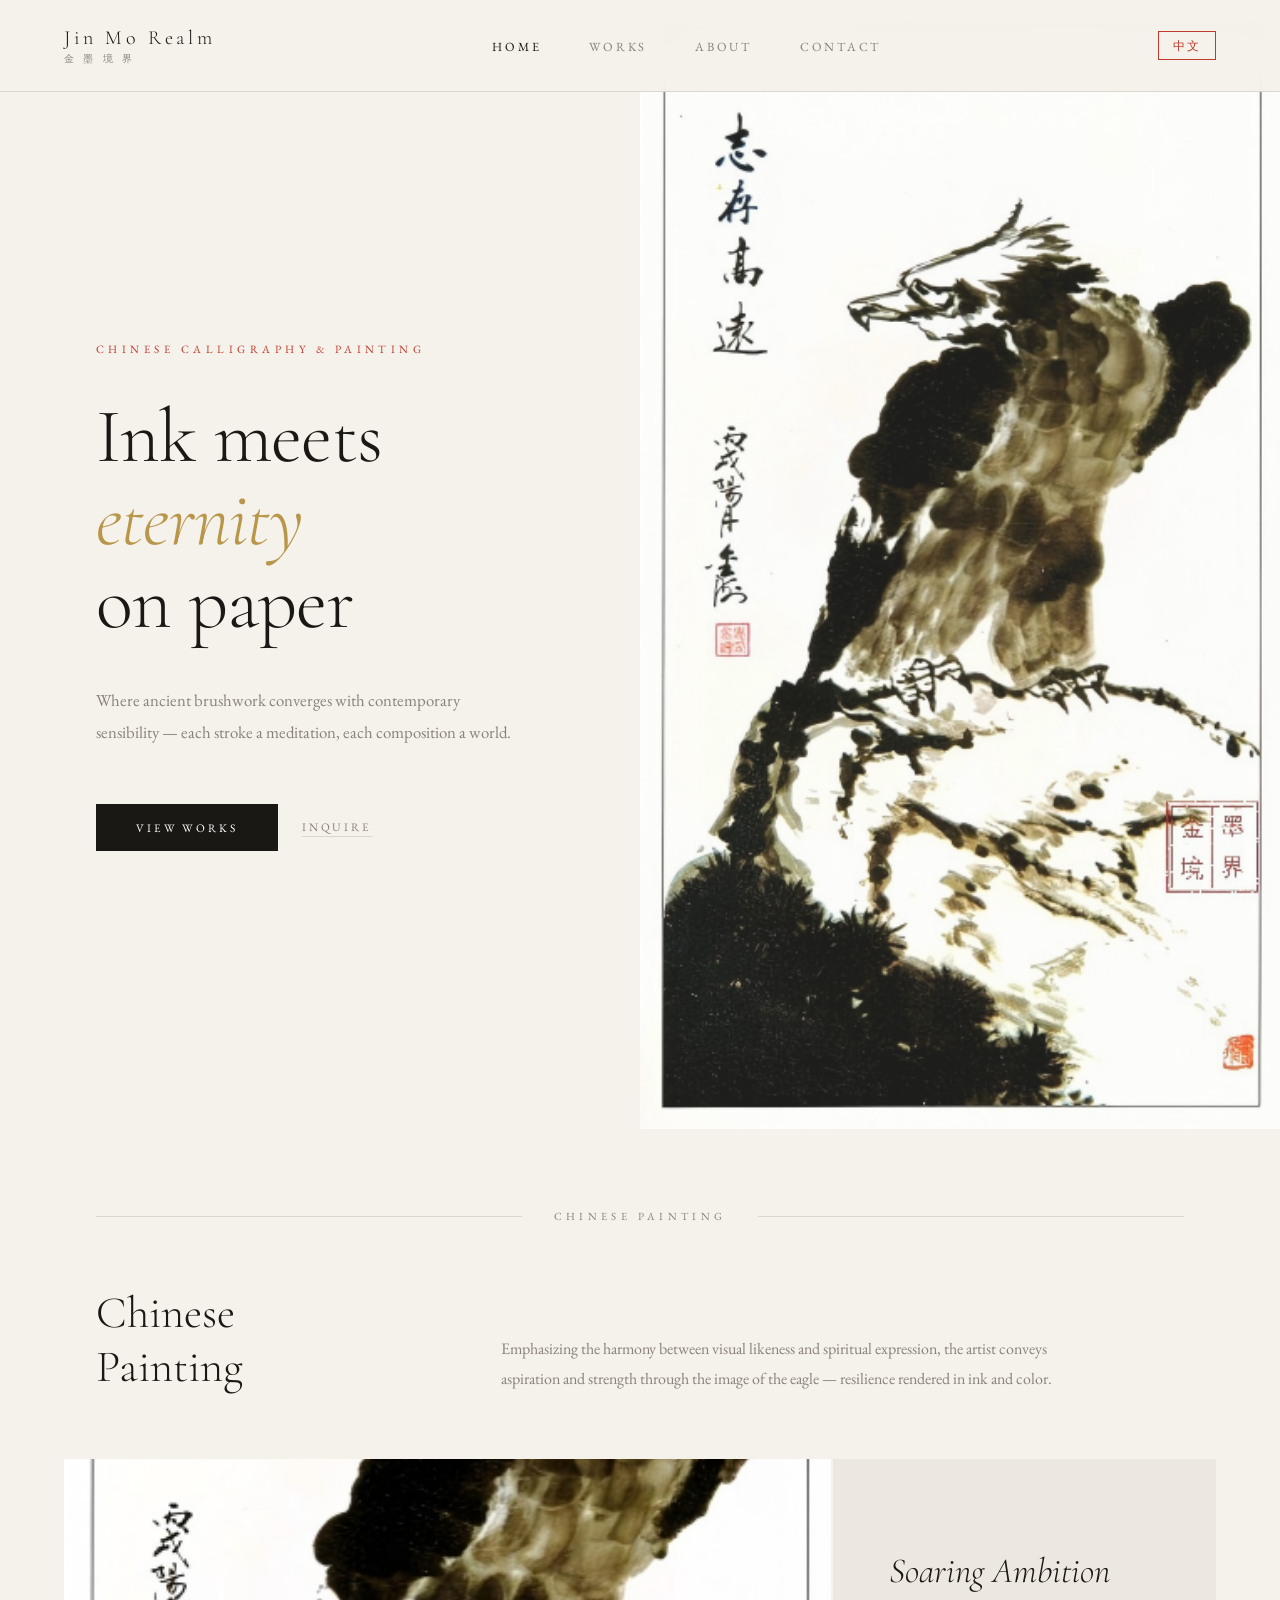
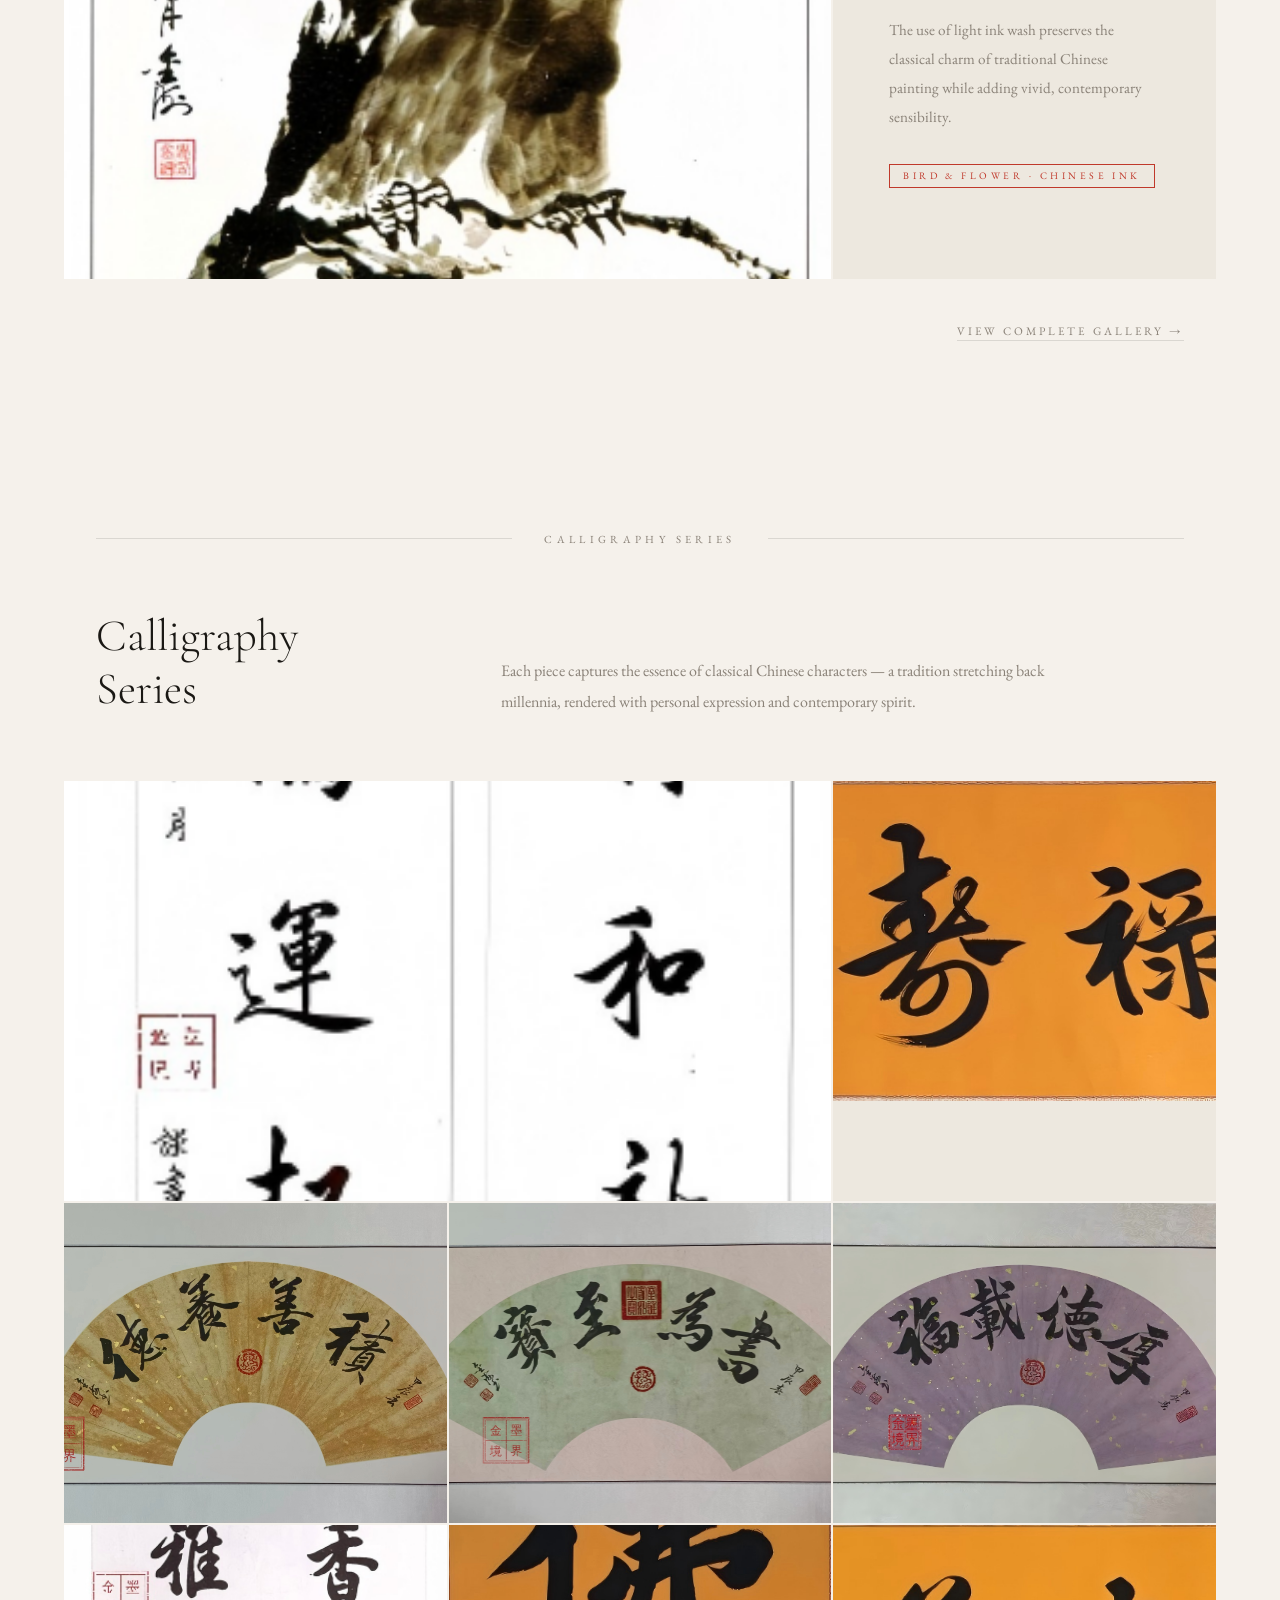
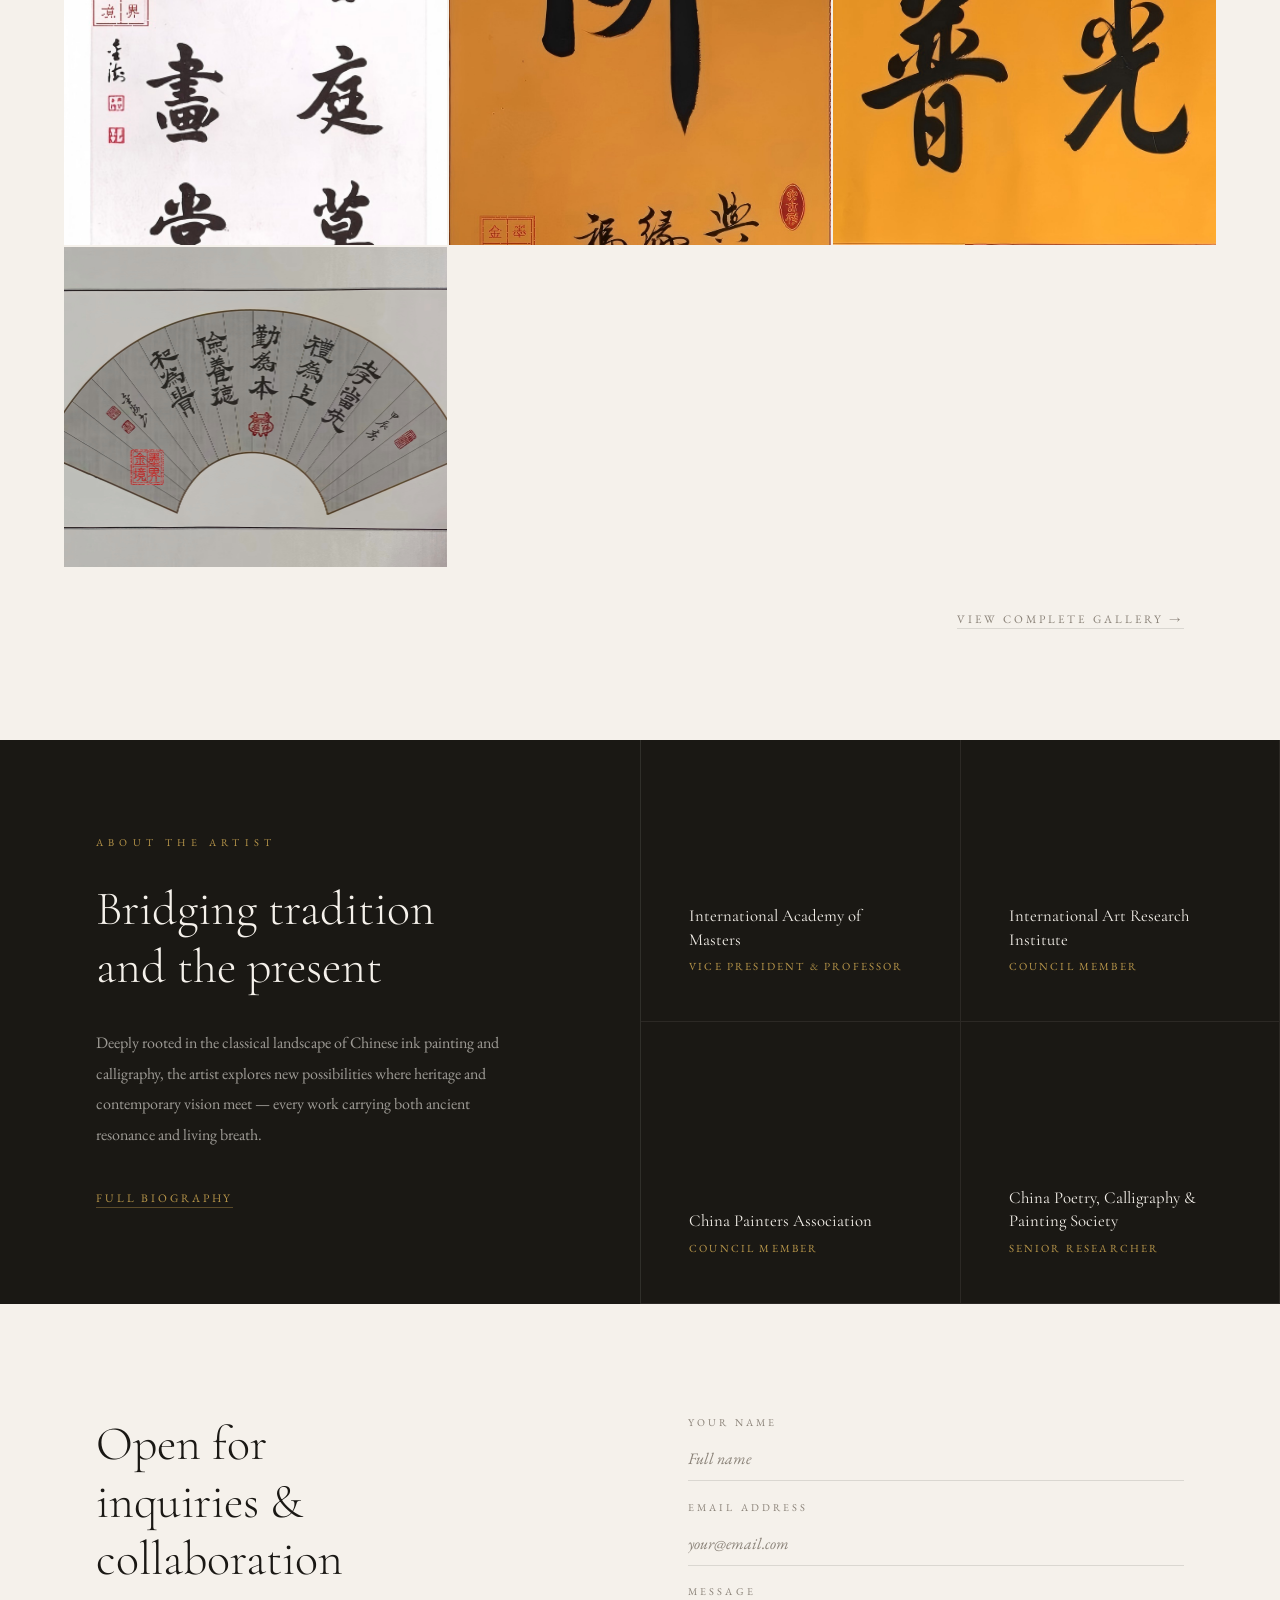
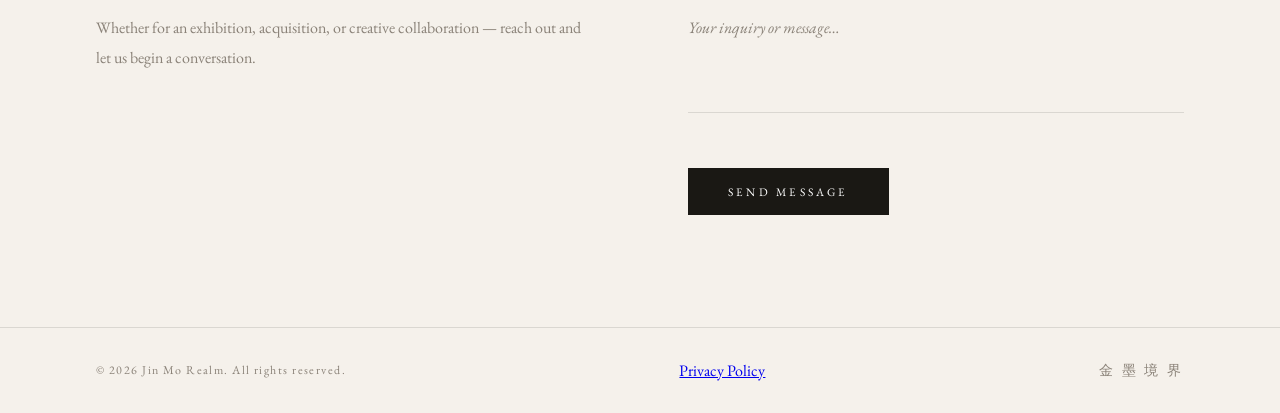
<file: index-en.html>
<!DOCTYPE html>
<html lang="en">
<head>
  <!-- Google tag (gtag.js) -->
  <script async src="https://www.googletagmanager.com/gtag/js?id=G-YWNC1G6SGM"></script>
  <script>
    window.dataLayer = window.dataLayer || [];
    function gtag(){dataLayer.push(arguments);}
    gtag('js', new Date());
    gtag('config', 'G-YWNC1G6SGM');
  </script>
  <meta charset="UTF-8">
  <meta name="viewport" content="width=device-width, initial-scale=1.0">
  <title>Jin Mo Realm — Chinese Calligraphy &amp; Painting</title>
  <meta name="description" content="Jin Mo Realm — Where traditional Chinese brushwork meets contemporary sensibility. Explore calligraphy and Chinese painting by a master artist.">
    <meta property="og:type" content="website">
  <meta property="og:site_name" content="Jin Mo Realm 金墨境界">
  <meta property="og:url" content="https://www.shuhua.homes/index-en.html">
  <meta property="og:title" content="Jin Mo Realm — Chinese Calligraphy & Painting">
  <meta property="og:description" content="Jin Mo Realm — Where traditional Chinese brushwork meets contemporary sensibility. Explore calligraphy and Chinese painting by a master artist.">
  <meta property="og:image" content="https://www.shuhua.homes/images/og-cover.jpg">
  <meta property="og:locale" content="en_US">
  <meta property="og:locale:alternate" content="zh_CN">
  <meta name="twitter:card" content="summary_large_image">
  <meta name="twitter:title" content="Jin Mo Realm — Chinese Calligraphy & Painting">
  <meta name="twitter:description" content="Jin Mo Realm — Where traditional Chinese brushwork meets contemporary sensibility. Explore calligraphy and Chinese painting by a master artist.">
  <meta name="twitter:image" content="https://www.shuhua.homes/images/og-cover.jpg">
  <link rel="canonical" href="https://www.shuhua.homes/index-en.html">
  <link rel="alternate" hreflang="en" href="https://www.shuhua.homes/index-en.html">
  <link rel="alternate" hreflang="zh-CN" href="https://www.shuhua.homes/index-zh.html">
  <link rel="alternate" hreflang="x-default" href="https://www.shuhua.homes/index-en.html">
  <link rel="preconnect" href="https://fonts.googleapis.com">
  <link href="https://fonts.googleapis.com/css2?family=Cormorant+Garamond:ital,wght@0,300;0,400;0,600;1,300;1,400&family=EB+Garamond:ital,wght@0,400;0,500;1,400&display=swap" rel="stylesheet">
  <style>
    :root {
      --ink: #1a1814;
      --paper: #f5f1eb;
      --paper-deep: #ede8df;
      --vermillion: #c0392b;
      --gold: #b8964a;
      --mist: #8a8278;
      --stroke: rgba(26,24,20,0.12);
    }

    * { margin:0; padding:0; box-sizing:border-box; }
    html { scroll-behavior: smooth; }

    body {
      font-family: 'EB Garamond', Georgia, serif;
      background: var(--paper);
      color: var(--ink);
      overflow-x: hidden;
    }

    nav {
      position: fixed;
      top: 0; left: 0; right: 0;
      z-index: 100;
      display: flex;
      justify-content: space-between;
      align-items: center;
      padding: 1.6rem 4rem;
      background: rgba(245,241,235,0.92);
      backdrop-filter: blur(12px);
      border-bottom: 1px solid var(--stroke);
    }
    .nav-logo {
      font-family: 'Cormorant Garamond', serif;
      font-size: 1.25rem;
      font-weight: 300;
      letter-spacing: 0.18em;
      color: var(--ink);
      text-decoration: none;
    }
    .nav-logo span {
      display: block;
      font-size: 0.65rem;
      letter-spacing: 0.35em;
      text-transform: uppercase;
      color: var(--mist);
      margin-top: 2px;
    }
    .nav-links {
      display: flex;
      gap: 3rem;
      list-style: none;
      align-items: center;
    }
    .nav-links a {
      font-size: 0.78rem;
      letter-spacing: 0.22em;
      text-transform: uppercase;
      color: var(--mist);
      text-decoration: none;
      transition: color 0.3s;
    }
    .nav-links a:hover, .nav-links a.active { color: var(--ink); }
    .nav-lang {
      font-size: 0.72rem;
      letter-spacing: 0.2em;
      text-transform: uppercase;
      color: var(--vermillion);
      text-decoration: none;
      border: 1px solid var(--vermillion);
      padding: 0.35rem 0.85rem;
      transition: all 0.3s;
    }
    .nav-lang:hover { background: var(--vermillion); color: white; }

    .hero {
      min-height: 100vh;
      display: grid;
      grid-template-columns: 1fr 1fr;
      position: relative;
    }
    .hero-left {
      display: flex;
      flex-direction: column;
      justify-content: center;
      padding: 10rem 5rem 6rem 6rem;
    }
    .hero-eyebrow {
      font-size: 0.7rem;
      letter-spacing: 0.4em;
      text-transform: uppercase;
      color: var(--vermillion);
      margin-bottom: 2.5rem;
    }
    .hero-title {
      font-family: 'Cormorant Garamond', serif;
      font-size: clamp(3.5rem, 6vw, 6rem);
      font-weight: 300;
      line-height: 1.08;
      letter-spacing: -0.01em;
      margin-bottom: 2.5rem;
    }
    .hero-title em { font-style: italic; color: var(--gold); }
    .hero-desc {
      font-size: 1.05rem;
      line-height: 1.9;
      color: var(--mist);
      max-width: 420px;
      margin-bottom: 3.5rem;
    }
    .hero-actions { display: flex; gap: 1.5rem; align-items: center; }

    .btn-primary {
      font-size: 0.72rem;
      letter-spacing: 0.25em;
      text-transform: uppercase;
      color: white;
      background: var(--ink);
      text-decoration: none;
      padding: 1rem 2.5rem;
      transition: background 0.3s;
    }
    .btn-primary:hover { background: var(--vermillion); }

    .btn-ghost {
      font-size: 0.72rem;
      letter-spacing: 0.25em;
      text-transform: uppercase;
      color: var(--mist);
      text-decoration: none;
      border-bottom: 1px solid var(--stroke);
      padding-bottom: 2px;
      transition: color 0.3s, border-color 0.3s;
    }
    .btn-ghost:hover { color: var(--ink); border-color: var(--ink); }

    .hero-right {
      position: relative;
      overflow: hidden;
      background: var(--paper-deep);
    }
    .hero-img {
      width: 100%;
      height: 100%;
      object-fit: cover;
      object-position: center;
      opacity: 0.88;
      display: block;
    }

    .divider {
      display: flex;
      align-items: center;
      gap: 2rem;
      padding: 0 6rem;
      margin: 5rem 0 4rem;
    }
    .divider-line { flex: 1; height: 1px; background: var(--stroke); }
    .divider-text {
      font-size: 0.68rem;
      letter-spacing: 0.4em;
      text-transform: uppercase;
      color: var(--mist);
      white-space: nowrap;
    }

    .works { padding: 0 4rem 7rem; }

    .works-intro {
      display: grid;
      grid-template-columns: 1fr 2fr;
      gap: 4rem;
      margin-bottom: 4rem;
      padding: 0 2rem;
    }
    .works-intro-label {
      font-family: 'Cormorant Garamond', serif;
      font-size: 2.8rem;
      font-weight: 300;
      line-height: 1.2;
      color: var(--ink);
    }
    .works-intro-text {
      font-size: 1rem;
      line-height: 1.9;
      color: var(--mist);
      align-self: end;
      max-width: 560px;
    }

    .works-grid {
      display: grid;
      grid-template-columns: repeat(3, 1fr);
      gap: 2px;
    }
    .work-item {
      position: relative;
      overflow: hidden;
      background: var(--paper-deep);
      cursor: pointer;
    }
    .work-item.span2 { grid-column: span 2; }

    .work-img {
      width: 100%;
      height: 320px;
      object-fit: cover;
      display: block;
      transition: transform 0.6s cubic-bezier(0.25,0.46,0.45,0.94), opacity 0.4s;
    }
    .work-item.span2 .work-img { height: 420px; }
    .work-item:hover .work-img { transform: scale(1.04); opacity: 0.82; }

    .work-caption {
      position: absolute;
      bottom: 0; left: 0; right: 0;
      padding: 2rem 1.5rem 1.5rem;
      background: linear-gradient(transparent, rgba(26,24,20,0.62));
      transform: translateY(100%);
      transition: transform 0.4s cubic-bezier(0.25,0.46,0.45,0.94);
    }
    .work-item:hover .work-caption { transform: translateY(0); }
    .work-caption h3 {
      font-family: 'Cormorant Garamond', serif;
      font-size: 1.2rem;
      font-weight: 400;
      color: white;
      letter-spacing: 0.06em;
      margin-bottom: 0.4rem;
    }
    .work-caption p {
      font-size: 0.72rem;
      letter-spacing: 0.18em;
      text-transform: uppercase;
      color: rgba(255,255,255,0.62);
    }

    /* Painting desc card */
    .painting-desc-card {
      display: flex;
      flex-direction: column;
      justify-content: center;
      align-items: flex-start;
      padding: 3.5rem;
      background: var(--paper-deep);
    }
    .painting-desc-card .card-title {
      font-family: 'Cormorant Garamond', serif;
      font-size: 2.2rem;
      font-weight: 300;
      font-style: italic;
      color: var(--ink);
      margin-bottom: 1.5rem;
    }
    .painting-desc-card .card-text {
      font-size: 0.95rem;
      line-height: 1.9;
      color: var(--mist);
      max-width: 280px;
    }
    .painting-desc-card .card-tag {
      margin-top: 2rem;
      font-size: 0.62rem;
      letter-spacing: 0.35em;
      text-transform: uppercase;
      color: var(--vermillion);
      border: 1px solid var(--vermillion);
      padding: 0.3rem 0.8rem;
      display: inline-block;
    }

    .works-cta {
      text-align: right;
      margin-top: 2.5rem;
      padding: 0 2rem;
    }

    .about-strip {
      background: var(--ink);
      color: var(--paper);
      display: grid;
      grid-template-columns: 1fr 1fr;
      min-height: 420px;
    }
    .about-left {
      padding: 6rem;
      display: flex;
      flex-direction: column;
      justify-content: center;
    }
    .about-label {
      font-size: 0.65rem;
      letter-spacing: 0.5em;
      text-transform: uppercase;
      color: var(--gold);
      margin-bottom: 2rem;
    }
    .about-title {
      font-family: 'Cormorant Garamond', serif;
      font-size: 3rem;
      font-weight: 300;
      line-height: 1.2;
      margin-bottom: 2rem;
    }
    .about-text {
      font-size: 1rem;
      line-height: 1.9;
      color: rgba(245,241,235,0.6);
      margin-bottom: 2.5rem;
      max-width: 420px;
    }
    .about-link {
      font-size: 0.72rem;
      letter-spacing: 0.25em;
      text-transform: uppercase;
      color: var(--gold);
      text-decoration: none;
      border-bottom: 1px solid rgba(184,150,74,0.4);
      padding-bottom: 2px;
      align-self: flex-start;
      transition: border-color 0.3s;
    }
    .about-link:hover { border-color: var(--gold); }

    .about-right {
      display: grid;
      grid-template-columns: 1fr 1fr;
      border-left: 1px solid rgba(245,241,235,0.1);
    }
    .honor-item {
      padding: 3rem;
      border-bottom: 1px solid rgba(245,241,235,0.08);
      border-right: 1px solid rgba(245,241,235,0.08);
      display: flex;
      flex-direction: column;
      justify-content: flex-end;
    }
    .honor-org {
      font-family: 'Cormorant Garamond', serif;
      font-size: 1.05rem;
      font-weight: 400;
      color: var(--paper);
      margin-bottom: 0.5rem;
      line-height: 1.4;
    }
    .honor-role {
      font-size: 0.68rem;
      letter-spacing: 0.2em;
      text-transform: uppercase;
      color: var(--gold);
    }

    .contact-strip {
      display: grid;
      grid-template-columns: 1fr 1fr;
      gap: 6rem;
      padding: 7rem 6rem;
      align-items: start;
    }
    .contact-left h2 {
      font-family: 'Cormorant Garamond', serif;
      font-size: 3rem;
      font-weight: 300;
      line-height: 1.2;
      margin-bottom: 1.5rem;
    }
    .contact-left p {
      font-size: 1rem;
      line-height: 1.9;
      color: var(--mist);
    }

    .contact-form { display: flex; flex-direction: column; gap: 1.2rem; }
    .form-field { display: flex; flex-direction: column; gap: 0.5rem; }
    .form-field label {
      font-size: 0.65rem;
      letter-spacing: 0.3em;
      text-transform: uppercase;
      color: var(--mist);
    }
    .form-field input,
    .form-field textarea {
      font-family: 'EB Garamond', Georgia, serif;
      font-size: 1rem;
      background: transparent;
      border: none;
      border-bottom: 1px solid var(--stroke);
      padding: 0.7rem 0;
      color: var(--ink);
      transition: border-color 0.3s;
      outline: none;
      resize: none;
    }
    .form-field input:focus,
    .form-field textarea:focus { border-bottom-color: var(--ink); }
    .form-field input::placeholder,
    .form-field textarea::placeholder { color: var(--mist); font-style: italic; }
    .form-submit {
      margin-top: 1rem;
      align-self: flex-start;
      font-family: 'EB Garamond', Georgia, serif;
      font-size: 0.72rem;
      letter-spacing: 0.28em;
      text-transform: uppercase;
      color: white;
      background: var(--ink);
      border: none;
      padding: 1rem 2.5rem;
      cursor: pointer;
      transition: background 0.3s;
    }
    .form-submit:hover { background: var(--vermillion); }
    .form-note { font-size: 0.82rem; color: var(--mist); font-style: italic; }

    footer {
      border-top: 1px solid var(--stroke);
      padding: 2rem 6rem;
      display: flex;
      justify-content: space-between;
      align-items: center;
    }
    .footer-copy { font-size: 0.75rem; letter-spacing: 0.12em; color: var(--mist); }
    .footer-logo {
      font-family: 'Cormorant Garamond', serif;
      font-size: 0.9rem;
      font-weight: 300;
      letter-spacing: 0.2em;
      color: var(--mist);
    }

    @media (max-width: 900px) {
      nav { padding: 1.2rem 2rem; }
      .nav-links { gap: 1.5rem; }
      .hero { grid-template-columns: 1fr; min-height: auto; }
      .hero-left { padding: 8rem 2.5rem 4rem; }
      .hero-right { height: 55vw; min-height: 300px; }
      .divider { padding: 0 2.5rem; }
      .works { padding: 0 2rem 5rem; }
      .works-intro { grid-template-columns: 1fr; gap: 1.5rem; padding: 0; }
      .works-grid { grid-template-columns: 1fr 1fr; }
      .work-item.span2 { grid-column: span 2; }
      .about-strip { grid-template-columns: 1fr; }
      .about-left { padding: 4rem 2.5rem; }
      .about-right { grid-template-columns: 1fr 1fr; }
      .contact-strip { grid-template-columns: 1fr; gap: 4rem; padding: 5rem 2.5rem; }
      footer { padding: 1.5rem 2.5rem; flex-direction: column; gap: 0.8rem; text-align: center; }
    }

    @media (max-width: 600px) {
      .nav-links { display: none; }
      .hero-left { padding: 7rem 1.5rem 3rem; }
      .works { padding: 0 1.5rem 4rem; }
      .works-grid { grid-template-columns: 1fr; }
      .work-item.span2 { grid-column: span 1; }
      .work-img, .work-item.span2 .work-img { height: 260px; }
      .painting-desc-card { padding: 2rem 1.5rem; }
      .about-left { padding: 3rem 1.5rem; }
      .about-right { grid-template-columns: 1fr; }
      .contact-strip { padding: 4rem 1.5rem; }
      footer { padding: 1.5rem; }
    }

    @keyframes fadeUp {
      from { opacity: 0; transform: translateY(24px); }
      to { opacity: 1; transform: translateY(0); }
    }
    .hero-eyebrow { animation: fadeUp 0.8s ease both; }
    .hero-title { animation: fadeUp 0.8s 0.15s ease both; }
    .hero-desc { animation: fadeUp 0.8s 0.28s ease both; }
    .hero-actions { animation: fadeUp 0.8s 0.4s ease both; }
  </style>
  <!-- Google AdSense -->
  <script async src="https://pagead2.googlesyndication.com/pagead/js/adsbygoogle.js?client=ca-pub-1574975766873033" crossorigin="anonymous"></script>
</head>
<body>

<!-- NAV -->
<nav>
  <a class="nav-logo" href="index-en.html">
    Jin Mo Realm
    <span>金 墨 境 界</span>
  </a>
  <ul class="nav-links">
    <li><a href="index-en.html" class="active">Home</a></li>
    <li><a href="gallery-en.html">Works</a></li>
    <li><a href="about-en.html">About</a></li>
    <li><a href="contact-en.html">Contact</a></li>
  </ul>
  <a class="nav-lang" href="index-zh.html">中文</a>
</nav>

<!-- HERO -->
<section class="hero">
  <div class="hero-left">
    <p class="hero-eyebrow">Chinese Calligraphy &amp; Painting</p>
    <h1 class="hero-title">
      Ink meets<br>
      <em>eternity</em><br>
      on paper
    </h1>
    <p class="hero-desc">
      Where ancient brushwork converges with contemporary sensibility —
      each stroke a meditation, each composition a world.
    </p>
    <div class="hero-actions">
      <a href="gallery-en.html" class="btn-primary">View Works</a>
      <a href="contact-en.html" class="btn-ghost">Inquire</a>
    </div>
  </div>
  <div class="hero-right">
    <img class="hero-img" src="images/painting-soaring-ambition.jpg" alt="Soaring Ambition · Chinese Painting">
  </div>
</section>

<!-- CHINESE PAINTING -->
<div class="divider">
  <div class="divider-line"></div>
  <span class="divider-text">Chinese Painting</span>
  <div class="divider-line"></div>
</div>

<section class="works">
  <div class="works-intro">
    <h2 class="works-intro-label">Chinese<br>Painting</h2>
    <p class="works-intro-text">
      Emphasizing the harmony between visual likeness and spiritual expression, the artist conveys aspiration and strength through the image of the eagle — resilience rendered in ink and color.
    </p>
  </div>

  <div class="works-grid">
    <div class="work-item span2">
      <img class="work-img" src="images/painting-soaring-ambition.jpg" alt="Soaring Ambition">
      <div class="work-caption">
        <h3>Soaring Ambition</h3>
        <p>Chinese Painting · Bird &amp; Flower</p>
      </div>
    </div>
    <div class="painting-desc-card">
      <p class="card-title">Soaring Ambition</p>
      <p class="card-text">The use of light ink wash preserves the classical charm of traditional Chinese painting while adding vivid, contemporary sensibility.</p>
      <span class="card-tag">Bird &amp; Flower · Chinese Ink</span>
    </div>
  </div>

  <div class="works-cta">
    <a href="gallery-en.html" class="btn-ghost">View complete gallery →</a>
  </div>
</section>

<!-- CALLIGRAPHY -->
<div class="divider">
  <div class="divider-line"></div>
  <span class="divider-text">Calligraphy Series</span>
  <div class="divider-line"></div>
</div>

<section class="works" style="padding-top:0;">
  <div class="works-intro">
    <h2 class="works-intro-label">Calligraphy<br>Series</h2>
    <p class="works-intro-text">
      Each piece captures the essence of classical Chinese characters — a tradition stretching back millennia, rendered with personal expression and contemporary spirit.
    </p>
  </div>

  <div class="works-grid">
    <div class="work-item span2">
      <img class="work-img" src="images/calligraphy-heaven-harmony.jpg" alt="Heaven Spreads Harmony">
      <div class="work-caption">
        <h3>Heaven Spreads Harmony · Earth Opens Fortune</h3>
        <p>Calligraphy · Couplet</p>
      </div>
    </div>
    <div class="work-item">
      <img class="work-img" src="images/calligraphy-blessing-prosperity.jpg" alt="Blessing, Prosperity, Longevity and Joy">
      <div class="work-caption">
        <h3>Blessing, Prosperity, Longevity &amp; Joy</h3>
        <p>Calligraphy · Auspicious</p>
      </div>
    </div>

    <div class="work-item">
      <img class="work-img" src="images/calligraphy-cultivating-virtue.jpg" alt="Cultivating Virtue Through Good Deeds">
      <div class="work-caption">
        <h3>Cultivating Virtue Through Good Deeds</h3>
        <p>Calligraphy · Golden Fan</p>
      </div>
    </div>
    <div class="work-item">
      <img class="work-img" src="images/calligraphy-books-treasures.jpg" alt="Books Are Treasures">
      <div class="work-caption">
        <h3>Books Are Treasures</h3>
        <p>Calligraphy · Celadon Fan</p>
      </div>
    </div>
    <div class="work-item">
      <img class="work-img" src="images/calligraphy-great-virtue.jpg" alt="Great Virtue Brings Blessings">
      <div class="work-caption">
        <h3>Great Virtue Brings Blessings</h3>
        <p>Calligraphy · Lavender Fan</p>
      </div>
    </div>

    <div class="work-item">
      <img class="work-img" src="images/calligraphy-fragrant-flowers.jpg" alt="Fragrant Flowers and a Quiet Art Hall">
      <div class="work-caption">
        <h3>Fragrant Flowers &amp; Quiet Art Hall</h3>
        <p>Calligraphy · Scroll</p>
      </div>
    </div>
    <div class="work-item">
      <img class="work-img" src="images/calligraphy-buddha-affinity.jpg" alt="A True Blessing to Have Affinity with Buddhism">
      <div class="work-caption">
        <h3>A True Blessing — Affinity with Buddha</h3>
        <p>Calligraphy · Zen</p>
      </div>
    </div>
    <div class="work-item">
      <img class="work-img" src="images/calligraphy-buddha-light.jpg" alt="Buddha's Light Shines Everywhere">
      <div class="work-caption">
        <h3>Buddha's Light Shines Everywhere</h3>
        <p>Calligraphy · Zen</p>
      </div>
    </div>
    <div class="work-item">
      <img class="work-img" src="images/calligraphy-five-virtues.jpg" alt="Filial Piety, Courtesy, Diligence, Frugality, Harmony">
      <div class="work-caption">
        <h3>Filial Piety · Courtesy · Diligence · Frugality · Harmony</h3>
        <p>Calligraphy · Silver Fan</p>
      </div>
    </div>
  </div>

  <div class="works-cta">
    <a href="gallery-en.html" class="btn-ghost">View complete gallery →</a>
  </div>
</section>

<!-- ABOUT -->
<section class="about-strip">
  <div class="about-left">
    <p class="about-label">About the Artist</p>
    <h2 class="about-title">Bridging tradition<br>and the present</h2>
    <p class="about-text">
      Deeply rooted in the classical landscape of Chinese ink painting and calligraphy,
      the artist explores new possibilities where heritage and contemporary vision meet —
      every work carrying both ancient resonance and living breath.
    </p>
    <a href="about-en.html" class="about-link">Full biography</a>
  </div>
  <div class="about-right">
    <div class="honor-item">
      <p class="honor-org">International Academy of Masters</p>
      <p class="honor-role">Vice President &amp; Professor</p>
    </div>
    <div class="honor-item">
      <p class="honor-org">International Art Research Institute</p>
      <p class="honor-role">Council Member</p>
    </div>
    <div class="honor-item">
      <p class="honor-org">China Painters Association</p>
      <p class="honor-role">Council Member</p>
    </div>
    <div class="honor-item">
      <p class="honor-org">China Poetry, Calligraphy &amp; Painting Society</p>
      <p class="honor-role">Senior Researcher</p>
    </div>
  </div>
</section>

<!-- CONTACT -->
<section class="contact-strip">
  <div class="contact-left">
    <h2>Open for<br>inquiries &amp;<br>collaboration</h2>
    <p>
      Whether for an exhibition, acquisition, or creative collaboration —
      reach out and let us begin a conversation.
    </p>
  </div>
  <form class="contact-form" id="contactForm">
    <div class="form-field">
      <label>Your Name</label>
      <input type="text" name="name" placeholder="Full name" required>
    </div>
    <div class="form-field">
      <label>Email Address</label>
      <input type="email" name="email" placeholder="your@email.com" required>
    </div>
    <div class="form-field">
      <label>Message</label>
      <textarea name="message" rows="4" placeholder="Your inquiry or message…" required></textarea>
    </div>
    <p class="form-note" id="formNote"></p>
    <button type="submit" class="form-submit">Send Message</button>
  </form>
</section>

<!-- FOOTER -->
<footer>
  <span class="footer-copy">© 2026 Jin Mo Realm. All rights reserved.</span>
  <a class="footer-privacy" href="privacy-en.html">Privacy Policy</a>
  <span class="footer-logo">金 墨 境 界</span>
</footer>

<script>
  document.getElementById('contactForm').addEventListener('submit', function(e) {
    e.preventDefault();
    const name = this.name.value.trim();
    const email = this.email.value.trim();
    const msg  = this.message.value.trim();
    const to   = atob('YWxleDgyMDI2OEBnbWFpbC5jb20=');
    const subject = encodeURIComponent('Inquiry from ' + name + ' — Jin Mo Realm');
    const body    = encodeURIComponent('Name: ' + name + '\nEmail: ' + email + '\n\n' + msg);
    window.location.href = 'mailto:' + to + '?subject=' + subject + '&body=' + body;
    document.getElementById('formNote').textContent = 'Opening your mail client…';
  });
</script>
</body>
</html>
</file>
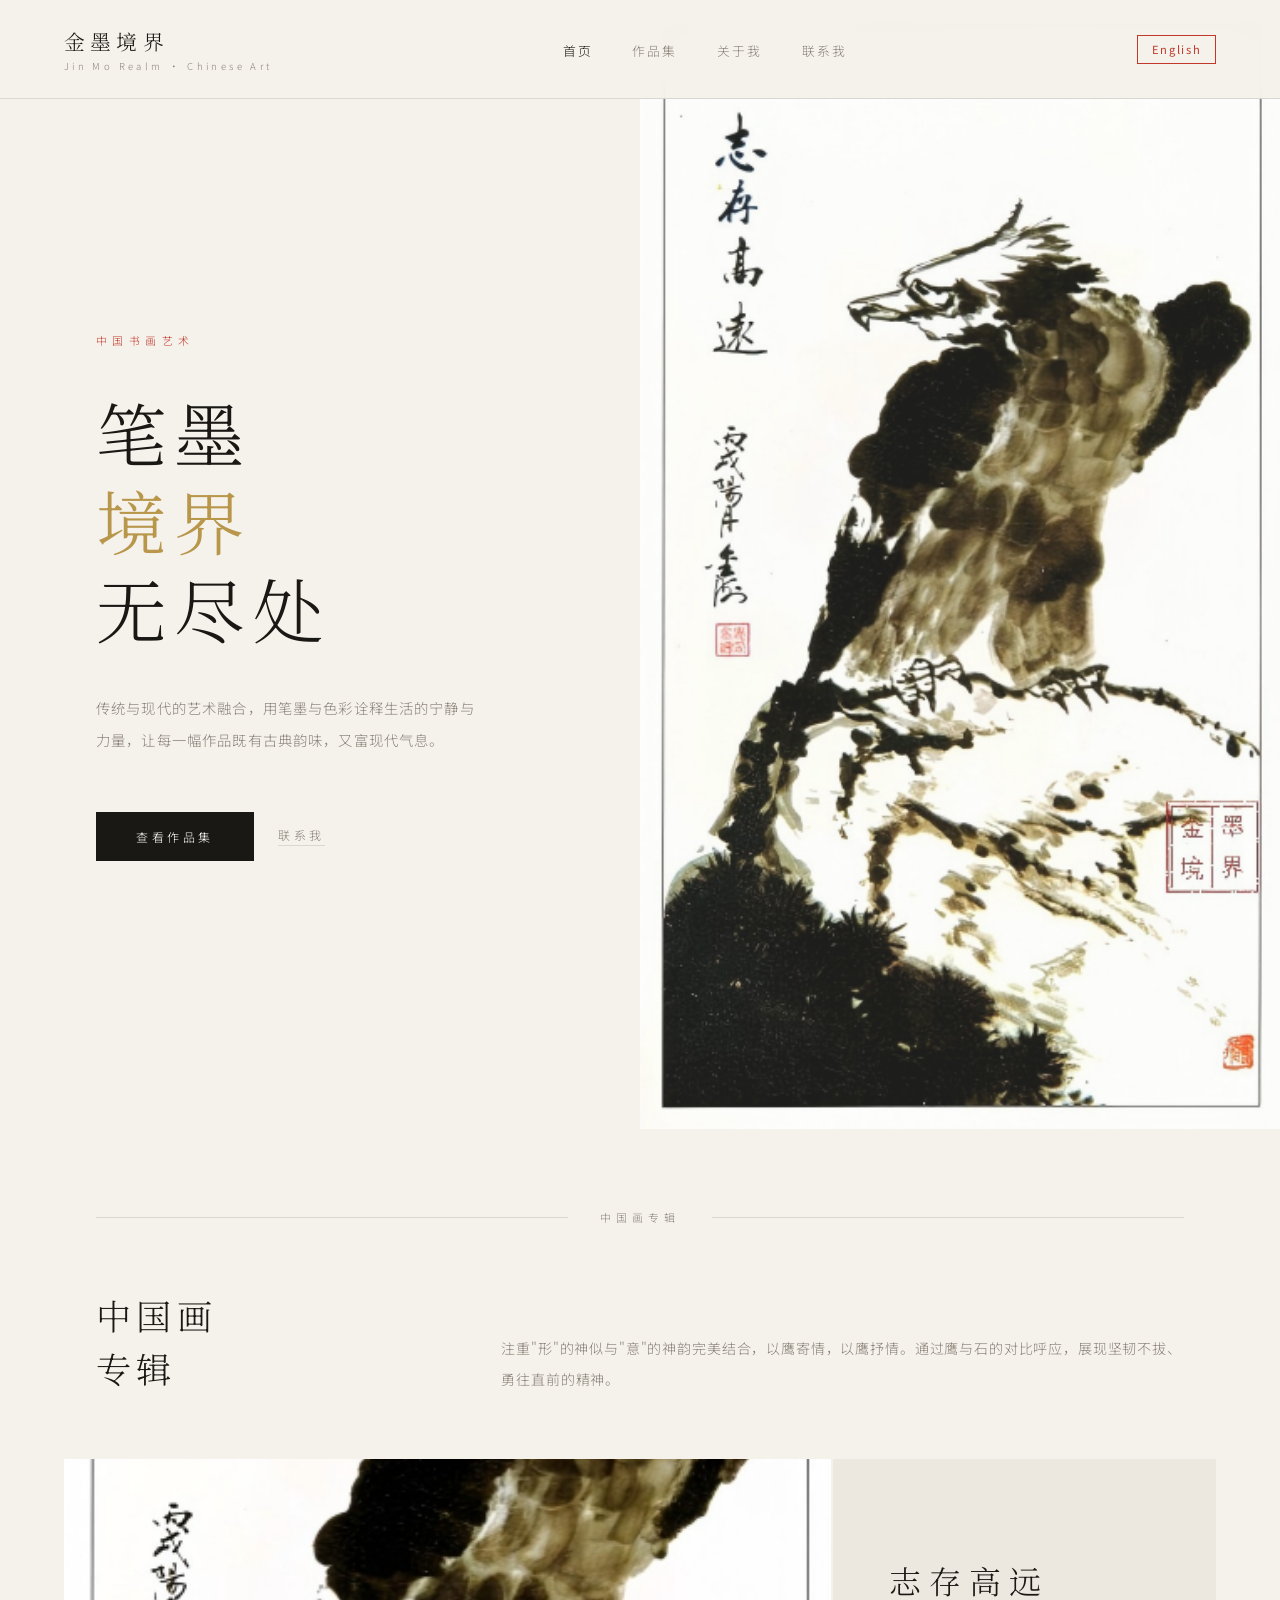
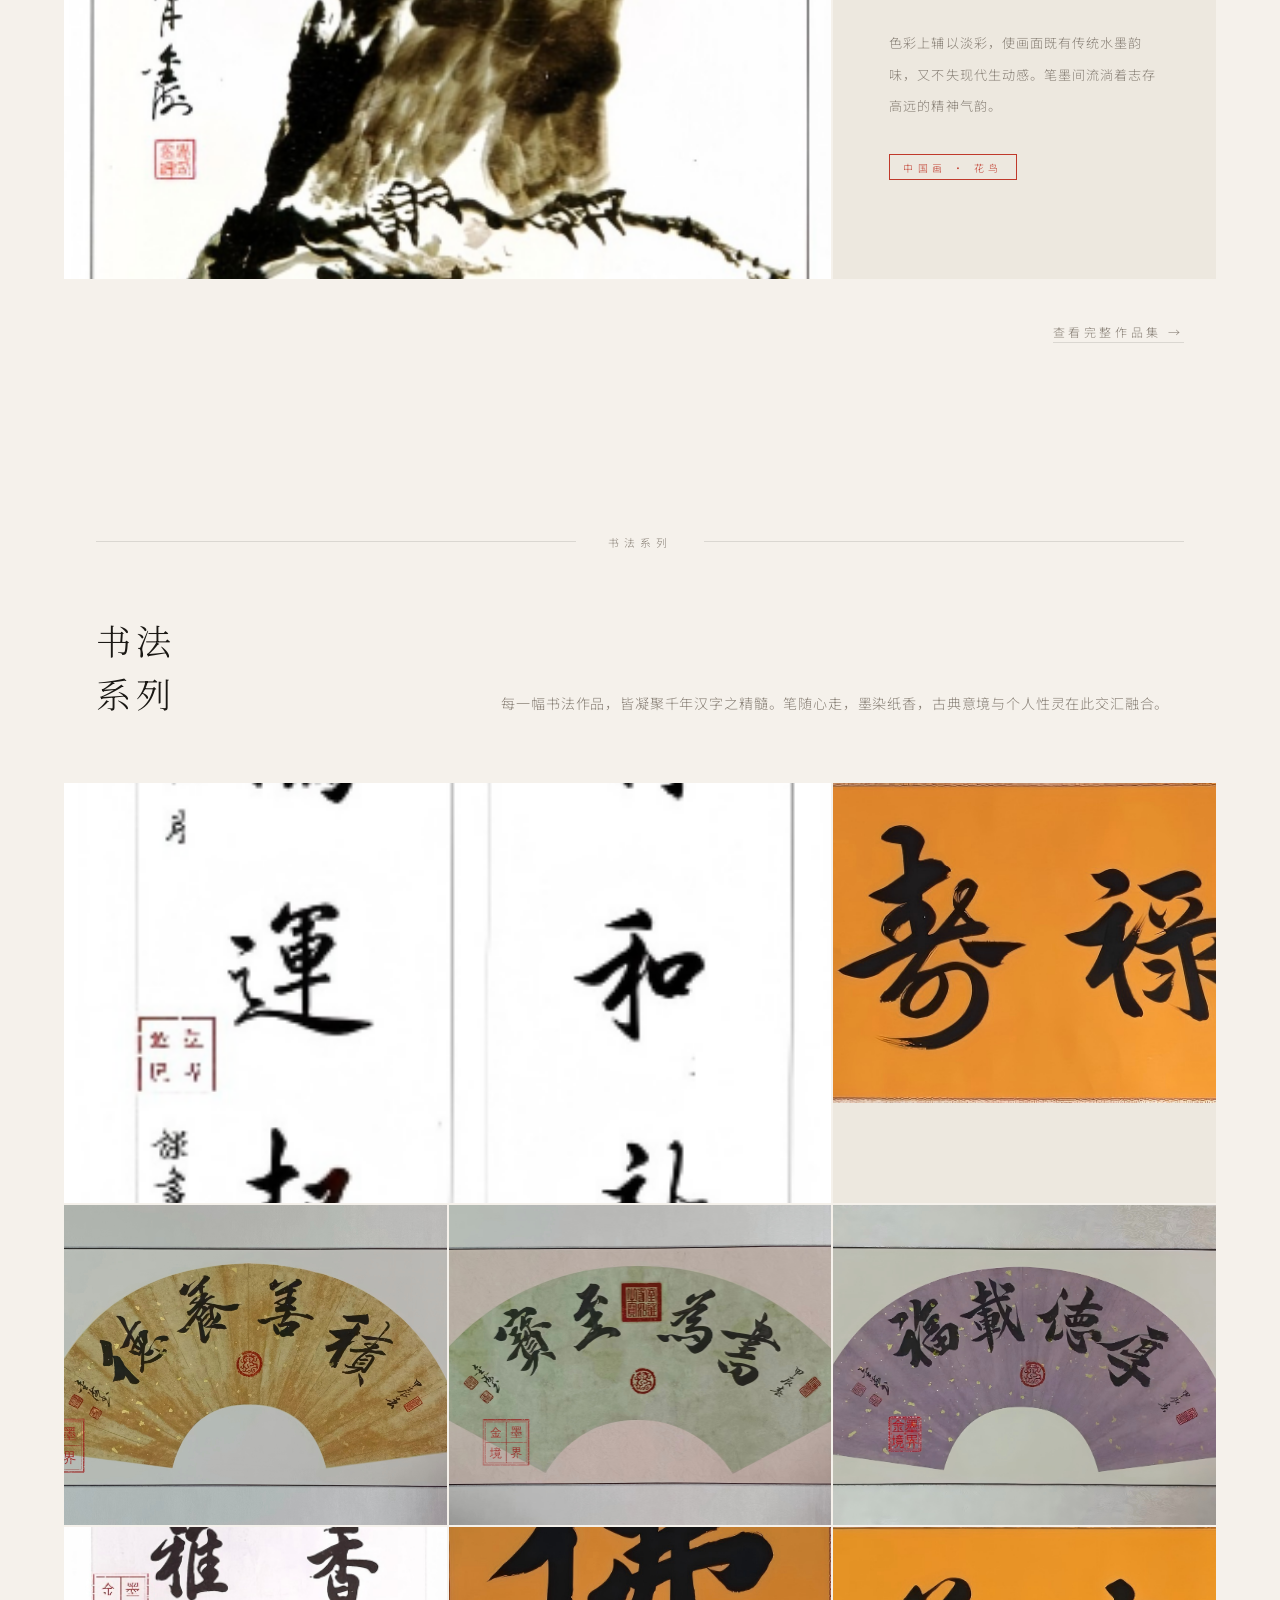
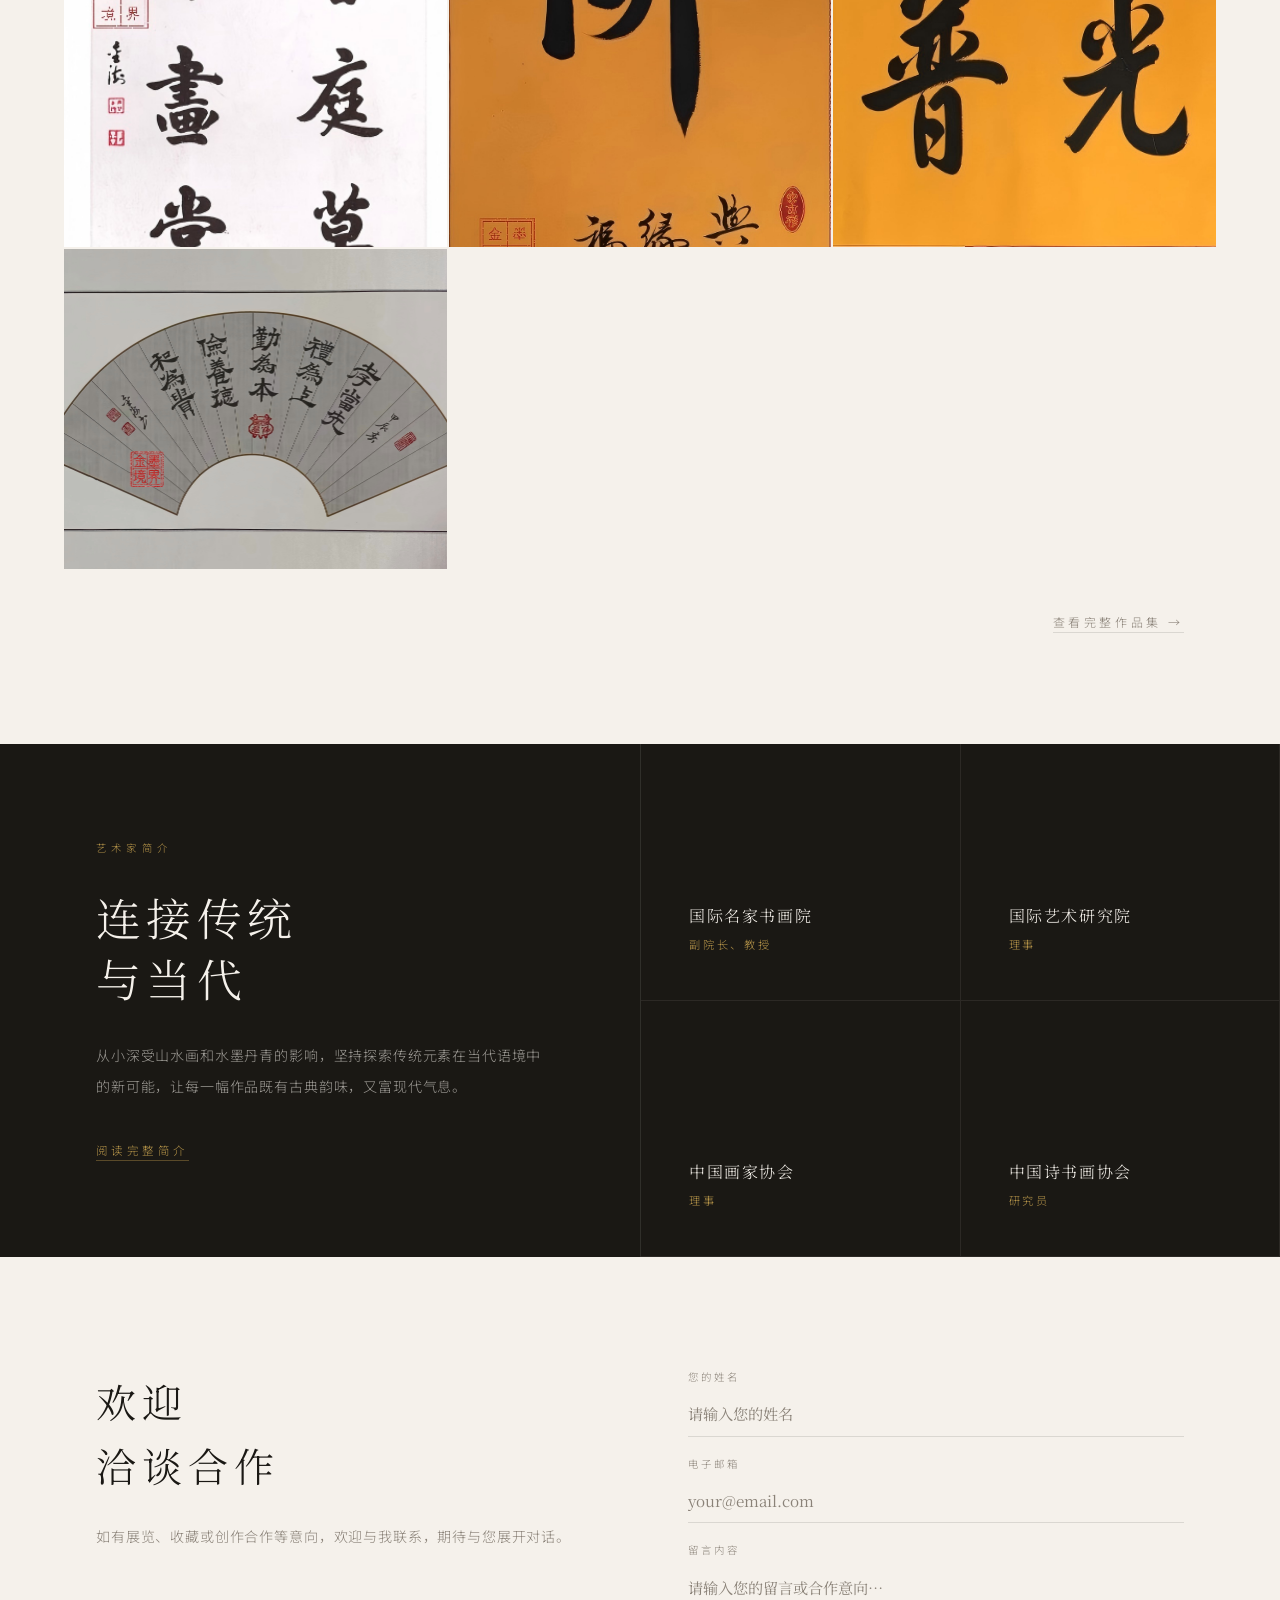
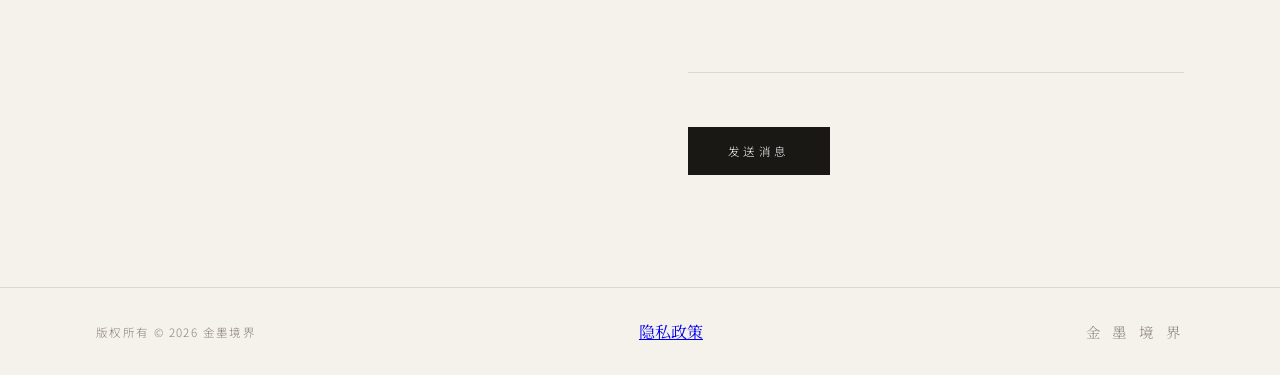
<file: index-zh.html>
<!DOCTYPE html>
<html lang="zh-CN">
<head>
  <!-- Google tag (gtag.js) -->
  <script async src="https://www.googletagmanager.com/gtag/js?id=G-YWNC1G6SGM"></script>
  <script>
    window.dataLayer = window.dataLayer || [];
    function gtag(){dataLayer.push(arguments);}
    gtag('js', new Date());
    gtag('config', 'G-YWNC1G6SGM');
  </script>
  <meta charset="UTF-8">
  <meta name="viewport" content="width=device-width, initial-scale=1.0">
  <title>金墨境界 — 中国书画艺术</title>
  <meta name="description" content="金墨境界，融合传统与现代的中国书画艺术。展示书法、中国画等精选作品，探索笔墨之美与文化传承。">
    <meta property="og:type" content="website">
  <meta property="og:site_name" content="Jin Mo Realm 金墨境界">
  <meta property="og:url" content="https://www.shuhua.homes/index-zh.html">
  <meta property="og:title" content="金墨境界 — 中国书画艺术">
  <meta property="og:description" content="金墨境界，融合传统与现代的中国书画艺术。展示书法、中国画等精选作品，探索笔墨之美与文化传承。">
  <meta property="og:image" content="https://www.shuhua.homes/images/og-cover.jpg">
  <meta property="og:locale" content="zh_CN">
  <meta property="og:locale:alternate" content="en_US">
  <meta name="twitter:card" content="summary_large_image">
  <meta name="twitter:title" content="金墨境界 — 中国书画艺术">
  <meta name="twitter:description" content="金墨境界，融合传统与现代的中国书画艺术。展示书法、中国画等精选作品，探索笔墨之美与文化传承。">
  <meta name="twitter:image" content="https://www.shuhua.homes/images/og-cover.jpg">
  <link rel="canonical" href="https://www.shuhua.homes/index-zh.html">
  <link rel="alternate" hreflang="zh-CN" href="https://www.shuhua.homes/index-zh.html">
  <link rel="alternate" hreflang="en" href="https://www.shuhua.homes/index-en.html">
  <link rel="alternate" hreflang="x-default" href="https://www.shuhua.homes/index-en.html">
  <link rel="preconnect" href="https://fonts.googleapis.com">
  <link href="https://fonts.googleapis.com/css2?family=Noto+Serif+SC:wght@300;400;500&family=Noto+Sans+SC:wght@300;400&display=swap" rel="stylesheet">
  <style>
    :root {
      --ink: #1a1814;
      --paper: #f5f1eb;
      --paper-deep: #ede8df;
      --vermillion: #c0392b;
      --gold: #b8964a;
      --mist: #8a8278;
      --stroke: rgba(26,24,20,0.12);
    }

    * { margin:0; padding:0; box-sizing:border-box; }
    html { scroll-behavior: smooth; }

    body {
      font-family: 'Noto Serif SC', 'Source Han Serif SC', STSong, serif;
      background: var(--paper);
      color: var(--ink);
      overflow-x: hidden;
    }

    nav {
      position: fixed;
      top: 0; left: 0; right: 0;
      z-index: 100;
      display: flex;
      justify-content: space-between;
      align-items: center;
      padding: 1.6rem 4rem;
      background: rgba(245,241,235,0.92);
      backdrop-filter: blur(12px);
      border-bottom: 1px solid var(--stroke);
    }

    .nav-logo {
      font-family: 'Noto Serif SC', serif;
      font-size: 1.3rem;
      font-weight: 300;
      letter-spacing: 0.25em;
      color: var(--ink);
      text-decoration: none;
    }
    .nav-logo span {
      display: block;
      font-family: 'Noto Sans SC', sans-serif;
      font-size: 0.6rem;
      letter-spacing: 0.35em;
      color: var(--mist);
      margin-top: 3px;
      font-weight: 300;
    }

    .nav-links {
      display: flex;
      gap: 2.5rem;
      list-style: none;
      align-items: center;
    }
    .nav-links a {
      font-family: 'Noto Sans SC', sans-serif;
      font-size: 0.8rem;
      font-weight: 300;
      letter-spacing: 0.15em;
      color: var(--mist);
      text-decoration: none;
      transition: color 0.3s;
    }
    .nav-links a:hover, .nav-links a.active { color: var(--ink); }

    .nav-lang {
      font-family: 'Noto Sans SC', sans-serif;
      font-size: 0.7rem;
      letter-spacing: 0.15em;
      color: var(--vermillion);
      text-decoration: none;
      border: 1px solid var(--vermillion);
      padding: 0.35rem 0.85rem;
      transition: all 0.3s;
    }
    .nav-lang:hover { background: var(--vermillion); color: white; }

    .hero {
      min-height: 100vh;
      display: grid;
      grid-template-columns: 1fr 1fr;
      position: relative;
    }
    .hero-left {
      display: flex;
      flex-direction: column;
      justify-content: center;
      padding: 10rem 5rem 6rem 6rem;
    }
    .hero-eyebrow {
      font-family: 'Noto Sans SC', sans-serif;
      font-size: 0.68rem;
      font-weight: 300;
      letter-spacing: 0.5em;
      color: var(--vermillion);
      margin-bottom: 2.5rem;
    }
    .hero-title {
      font-family: 'Noto Serif SC', serif;
      font-size: clamp(3rem, 5.5vw, 5.5rem);
      font-weight: 300;
      line-height: 1.25;
      letter-spacing: 0.12em;
      margin-bottom: 2.5rem;
      color: var(--ink);
    }
    .hero-title .accent { color: var(--gold); }
    .hero-desc {
      font-family: 'Noto Sans SC', sans-serif;
      font-size: 0.9rem;
      font-weight: 300;
      line-height: 2.2;
      color: var(--mist);
      max-width: 380px;
      margin-bottom: 3.5rem;
      letter-spacing: 0.08em;
    }
    .hero-actions { display: flex; gap: 1.5rem; align-items: center; }

    .btn-primary {
      font-family: 'Noto Sans SC', sans-serif;
      font-size: 0.75rem;
      font-weight: 300;
      letter-spacing: 0.3em;
      color: white;
      background: var(--ink);
      text-decoration: none;
      padding: 1rem 2.5rem;
      transition: background 0.3s;
    }
    .btn-primary:hover { background: var(--vermillion); }

    .btn-ghost {
      font-family: 'Noto Sans SC', sans-serif;
      font-size: 0.75rem;
      font-weight: 300;
      letter-spacing: 0.3em;
      color: var(--mist);
      text-decoration: none;
      border-bottom: 1px solid var(--stroke);
      padding-bottom: 2px;
      transition: color 0.3s, border-color 0.3s;
    }
    .btn-ghost:hover { color: var(--ink); border-color: var(--ink); }

    .hero-right {
      position: relative;
      overflow: hidden;
      background: var(--paper-deep);
    }
    .hero-img {
      width: 100%;
      height: 100%;
      object-fit: cover;
      opacity: 0.88;
      display: block;
    }

    .divider {
      display: flex;
      align-items: center;
      gap: 2rem;
      padding: 0 6rem;
      margin: 5rem 0 4rem;
    }
    .divider-line { flex: 1; height: 1px; background: var(--stroke); }
    .divider-text {
      font-family: 'Noto Sans SC', sans-serif;
      font-size: 0.68rem;
      font-weight: 300;
      letter-spacing: 0.45em;
      color: var(--mist);
      white-space: nowrap;
    }

    .works { padding: 0 4rem 7rem; }

    .works-intro {
      display: grid;
      grid-template-columns: 1fr 2fr;
      gap: 4rem;
      margin-bottom: 4rem;
      padding: 0 2rem;
    }
    .works-intro-label {
      font-family: 'Noto Serif SC', serif;
      font-size: 2.2rem;
      font-weight: 300;
      line-height: 1.5;
      letter-spacing: 0.15em;
    }
    .works-intro-text {
      font-family: 'Noto Sans SC', sans-serif;
      font-size: 0.88rem;
      font-weight: 300;
      line-height: 2.2;
      color: var(--mist);
      align-self: end;
      letter-spacing: 0.06em;
    }

    .works-grid {
      display: grid;
      grid-template-columns: repeat(3, 1fr);
      gap: 2px;
    }
    .work-item {
      position: relative;
      overflow: hidden;
      background: var(--paper-deep);
      cursor: pointer;
    }
    .work-item.span2 { grid-column: span 2; }

    .work-img {
      width: 100%;
      height: 320px;
      object-fit: cover;
      display: block;
      transition: transform 0.6s cubic-bezier(0.25,0.46,0.45,0.94), opacity 0.4s;
    }
    .work-item.span2 .work-img { height: 420px; }
    .work-item:hover .work-img { transform: scale(1.04); opacity: 0.82; }

    .work-caption {
      position: absolute;
      bottom: 0; left: 0; right: 0;
      padding: 2rem 1.5rem 1.5rem;
      background: linear-gradient(transparent, rgba(26,24,20,0.62));
      transform: translateY(100%);
      transition: transform 0.4s cubic-bezier(0.25,0.46,0.45,0.94);
    }
    .work-item:hover .work-caption { transform: translateY(0); }
    .work-caption h3 {
      font-family: 'Noto Serif SC', serif;
      font-size: 1.15rem;
      font-weight: 400;
      color: white;
      letter-spacing: 0.2em;
      margin-bottom: 0.4rem;
    }
    .work-caption p {
      font-family: 'Noto Sans SC', sans-serif;
      font-size: 0.7rem;
      font-weight: 300;
      letter-spacing: 0.2em;
      color: rgba(255,255,255,0.65);
    }

    /* 中国画描述卡片 */
    .painting-desc-card {
      display: flex;
      flex-direction: column;
      justify-content: center;
      align-items: flex-start;
      padding: 3.5rem;
      background: var(--paper-deep);
    }
    .painting-desc-card .card-title {
      font-family: 'Noto Serif SC', serif;
      font-size: 2rem;
      font-weight: 300;
      letter-spacing: 0.25em;
      color: var(--ink);
      margin-bottom: 1.5rem;
    }
    .painting-desc-card .card-text {
      font-family: 'Noto Sans SC', sans-serif;
      font-size: 0.82rem;
      font-weight: 300;
      line-height: 2.4;
      color: var(--mist);
      letter-spacing: 0.08em;
    }
    .painting-desc-card .card-tag {
      margin-top: 2rem;
      font-family: 'Noto Sans SC', sans-serif;
      font-size: 0.62rem;
      font-weight: 300;
      letter-spacing: 0.45em;
      color: var(--vermillion);
      border: 1px solid var(--vermillion);
      padding: 0.3rem 0.8rem;
      display: inline-block;
    }

    .works-cta {
      text-align: right;
      margin-top: 2.5rem;
      padding: 0 2rem;
    }

    .about-strip {
      background: var(--ink);
      color: var(--paper);
      display: grid;
      grid-template-columns: 1fr 1fr;
      min-height: 420px;
    }
    .about-left {
      padding: 6rem;
      display: flex;
      flex-direction: column;
      justify-content: center;
    }
    .about-label {
      font-family: 'Noto Sans SC', sans-serif;
      font-size: 0.65rem;
      font-weight: 300;
      letter-spacing: 0.5em;
      color: var(--gold);
      margin-bottom: 2rem;
    }
    .about-title {
      font-family: 'Noto Serif SC', serif;
      font-size: 2.8rem;
      font-weight: 300;
      line-height: 1.35;
      letter-spacing: 0.12em;
      margin-bottom: 2rem;
    }
    .about-text {
      font-family: 'Noto Sans SC', sans-serif;
      font-size: 0.88rem;
      font-weight: 300;
      line-height: 2.2;
      color: rgba(245,241,235,0.6);
      letter-spacing: 0.06em;
      margin-bottom: 2.5rem;
    }
    .about-link {
      font-family: 'Noto Sans SC', sans-serif;
      font-size: 0.72rem;
      font-weight: 300;
      letter-spacing: 0.3em;
      color: var(--gold);
      text-decoration: none;
      border-bottom: 1px solid rgba(184,150,74,0.4);
      padding-bottom: 2px;
      align-self: flex-start;
      transition: border-color 0.3s;
    }
    .about-link:hover { border-color: var(--gold); }

    .about-right {
      display: grid;
      grid-template-columns: 1fr 1fr;
      border-left: 1px solid rgba(245,241,235,0.1);
    }
    .honor-item {
      padding: 3rem;
      border-bottom: 1px solid rgba(245,241,235,0.08);
      border-right: 1px solid rgba(245,241,235,0.08);
      display: flex;
      flex-direction: column;
      justify-content: flex-end;
    }
    .honor-org {
      font-family: 'Noto Serif SC', serif;
      font-size: 1rem;
      font-weight: 300;
      letter-spacing: 0.1em;
      color: var(--paper);
      margin-bottom: 0.5rem;
      line-height: 1.5;
    }
    .honor-role {
      font-family: 'Noto Sans SC', sans-serif;
      font-size: 0.7rem;
      font-weight: 300;
      letter-spacing: 0.25em;
      color: var(--gold);
    }

    .contact-strip {
      display: grid;
      grid-template-columns: 1fr 1fr;
      gap: 6rem;
      padding: 7rem 6rem;
      align-items: start;
    }
    .contact-left h2 {
      font-family: 'Noto Serif SC', serif;
      font-size: 2.5rem;
      font-weight: 300;
      line-height: 1.6;
      letter-spacing: 0.15em;
      margin-bottom: 1.5rem;
    }
    .contact-left p {
      font-family: 'Noto Sans SC', sans-serif;
      font-size: 0.88rem;
      font-weight: 300;
      line-height: 2.2;
      color: var(--mist);
      letter-spacing: 0.06em;
    }

    .contact-form { display: flex; flex-direction: column; gap: 1.2rem; }
    .form-field { display: flex; flex-direction: column; gap: 0.5rem; }
    .form-field label {
      font-family: 'Noto Sans SC', sans-serif;
      font-size: 0.65rem;
      font-weight: 300;
      letter-spacing: 0.3em;
      color: var(--mist);
    }
    .form-field input,
    .form-field textarea {
      font-family: 'Noto Serif SC', serif;
      font-size: 0.95rem;
      background: transparent;
      border: none;
      border-bottom: 1px solid var(--stroke);
      padding: 0.7rem 0;
      color: var(--ink);
      transition: border-color 0.3s;
      outline: none;
      resize: none;
    }
    .form-field input:focus,
    .form-field textarea:focus { border-bottom-color: var(--ink); }
    .form-field input::placeholder,
    .form-field textarea::placeholder { color: var(--mist); }
    .form-submit {
      margin-top: 1rem;
      align-self: flex-start;
      font-family: 'Noto Sans SC', sans-serif;
      font-size: 0.72rem;
      font-weight: 300;
      letter-spacing: 0.3em;
      color: white;
      background: var(--ink);
      border: none;
      padding: 1rem 2.5rem;
      cursor: pointer;
      transition: background 0.3s;
    }
    .form-submit:hover { background: var(--vermillion); }
    .form-note { font-size: 0.82rem; color: var(--mist); font-style: italic; }

    footer {
      border-top: 1px solid var(--stroke);
      padding: 2rem 6rem;
      display: flex;
      justify-content: space-between;
      align-items: center;
    }
    .footer-copy {
      font-family: 'Noto Sans SC', sans-serif;
      font-size: 0.72rem;
      font-weight: 300;
      letter-spacing: 0.12em;
      color: var(--mist);
    }
    .footer-logo {
      font-family: 'Noto Serif SC', serif;
      font-size: 0.9rem;
      font-weight: 300;
      letter-spacing: 0.3em;
      color: var(--mist);
    }

    @media (max-width: 900px) {
      nav { padding: 1.2rem 2rem; }
      .nav-links { gap: 1.5rem; }
      .hero { grid-template-columns: 1fr; min-height: auto; }
      .hero-left { padding: 8rem 2.5rem 4rem; }
      .hero-right { height: 55vw; min-height: 300px; }
      .divider { padding: 0 2.5rem; }
      .works { padding: 0 2rem 5rem; }
      .works-intro { grid-template-columns: 1fr; gap: 1.5rem; padding: 0; }
      .works-grid { grid-template-columns: 1fr 1fr; }
      .work-item.span2 { grid-column: span 2; }
      .about-strip { grid-template-columns: 1fr; }
      .about-left { padding: 4rem 2.5rem; }
      .about-right { grid-template-columns: 1fr 1fr; }
      .contact-strip { grid-template-columns: 1fr; gap: 4rem; padding: 5rem 2.5rem; }
      footer { padding: 1.5rem 2.5rem; flex-direction: column; gap: 0.8rem; text-align: center; }
    }

    @media (max-width: 600px) {
      .nav-links { display: none; }
      .hero-left { padding: 7rem 1.5rem 3rem; }
      .works { padding: 0 1.5rem 4rem; }
      .works-grid { grid-template-columns: 1fr; }
      .work-item.span2 { grid-column: span 1; }
      .work-img, .work-item.span2 .work-img { height: 260px; }
      .painting-desc-card { padding: 2rem 1.5rem; }
      .about-left { padding: 3rem 1.5rem; }
      .about-right { grid-template-columns: 1fr; }
      .contact-strip { padding: 4rem 1.5rem; }
      footer { padding: 1.5rem; }
    }

    @keyframes fadeUp {
      from { opacity: 0; transform: translateY(24px); }
      to { opacity: 1; transform: translateY(0); }
    }
    .hero-eyebrow { animation: fadeUp 0.8s ease both; }
    .hero-title { animation: fadeUp 0.8s 0.15s ease both; }
    .hero-desc { animation: fadeUp 0.8s 0.28s ease both; }
    .hero-actions { animation: fadeUp 0.8s 0.4s ease both; }
  </style>
  <!-- Google AdSense -->
  <script async src="https://pagead2.googlesyndication.com/pagead/js/adsbygoogle.js?client=ca-pub-1574975766873033" crossorigin="anonymous"></script>
</head>
<body>

<nav>
  <a class="nav-logo" href="index-zh.html">
    金墨境界
    <span>Jin Mo Realm · Chinese Art</span>
  </a>
  <ul class="nav-links">
    <li><a href="index-zh.html" class="active">首页</a></li>
    <li><a href="gallery.html">作品集</a></li>
    <li><a href="about.html">关于我</a></li>
    <li><a href="contact.html">联系我</a></li>
  </ul>
  <a class="nav-lang" href="index-en.html">English</a>
</nav>

<!-- HERO -->
<section class="hero">
  <div class="hero-left">
    <p class="hero-eyebrow">中国书画艺术</p>
    <h1 class="hero-title">
      笔墨<br>
      <span class="accent">境界</span><br>
      无尽处
    </h1>
    <p class="hero-desc">
      传统与现代的艺术融合，用笔墨与色彩诠释生活的宁静与力量，让每一幅作品既有古典韵味，又富现代气息。
    </p>
    <div class="hero-actions">
      <a href="gallery.html" class="btn-primary">查看作品集</a>
      <a href="contact.html" class="btn-ghost">联系我</a>
    </div>
  </div>
  <div class="hero-right">
    <img class="hero-img" src="images/painting-soaring-ambition.jpg" alt="志存高远 · 中国画">
  </div>
</section>

<!-- 中国画专辑 -->
<div class="divider">
  <div class="divider-line"></div>
  <span class="divider-text">中国画专辑</span>
  <div class="divider-line"></div>
</div>

<section class="works">
  <div class="works-intro">
    <h2 class="works-intro-label">中国画<br>专辑</h2>
    <p class="works-intro-text">
      注重"形"的神似与"意"的神韵完美结合，以鹰寄情，以鹰抒情。通过鹰与石的对比呼应，展现坚韧不拔、勇往直前的精神。
    </p>
  </div>

  <div class="works-grid">
    <div class="work-item span2">
      <img class="work-img" src="images/painting-soaring-ambition.jpg" alt="志存高远">
      <div class="work-caption">
        <h3>志存高远</h3>
        <p>中国画 · 花鸟</p>
      </div>
    </div>
    <div class="painting-desc-card">
      <p class="card-title">志存高远</p>
      <p class="card-text">色彩上辅以淡彩，使画面既有传统水墨韵味，又不失现代生动感。笔墨间流淌着志存高远的精神气韵。</p>
      <span class="card-tag">中国画 · 花鸟</span>
    </div>
  </div>

  <div class="works-cta">
    <a href="gallery.html" class="btn-ghost">查看完整作品集 →</a>
  </div>
</section>

<!-- 书法系列 -->
<div class="divider">
  <div class="divider-line"></div>
  <span class="divider-text">书法系列</span>
  <div class="divider-line"></div>
</div>

<section class="works" style="padding-top:0;">
  <div class="works-intro">
    <h2 class="works-intro-label">书法<br>系列</h2>
    <p class="works-intro-text">
      每一幅书法作品，皆凝聚千年汉字之精髓。笔随心走，墨染纸香，古典意境与个人性灵在此交汇融合。
    </p>
  </div>

  <div class="works-grid">
    <div class="work-item span2">
      <img class="work-img" src="images/calligraphy-heaven-harmony.jpg" alt="天布祥和新景祥，地开鸿运耕康庄">
      <div class="work-caption">
        <h3>天布祥和新景祥，地开鸿运耕康庄</h3>
        <p>书法 · 对联</p>
      </div>
    </div>
    <div class="work-item">
      <img class="work-img" src="images/calligraphy-blessing-prosperity.jpg" alt="福禄寿喜">
      <div class="work-caption">
        <h3>福禄寿喜</h3>
        <p>书法 · 吉祥题材</p>
      </div>
    </div>

    <div class="work-item">
      <img class="work-img" src="images/calligraphy-cultivating-virtue.jpg" alt="积善养德">
      <div class="work-caption">
        <h3>积善养德</h3>
        <p>书法 · 金色扇面</p>
      </div>
    </div>
    <div class="work-item">
      <img class="work-img" src="images/calligraphy-books-treasures.jpg" alt="书为至宝">
      <div class="work-caption">
        <h3>书为至宝</h3>
        <p>书法 · 青绿扇面</p>
      </div>
    </div>
    <div class="work-item">
      <img class="work-img" src="images/calligraphy-great-virtue.jpg" alt="厚德载福">
      <div class="work-caption">
        <h3>厚德载福</h3>
        <p>书法 · 紫色扇面</p>
      </div>
    </div>

    <div class="work-item">
      <img class="work-img" src="images/calligraphy-fragrant-flowers.jpg" alt="花香庭草绿，书雅画堂幽">
      <div class="work-caption">
        <h3>花香庭草绿，书雅画堂幽</h3>
        <p>书法 · 条幅</p>
      </div>
    </div>
    <div class="work-item">
      <img class="work-img" src="images/calligraphy-buddha-affinity.jpg" alt="佛·与佛有缘真福也">
      <div class="work-caption">
        <h3>佛 · 与佛有缘真福也</h3>
        <p>书法 · 禅意题材</p>
      </div>
    </div>
    <div class="work-item">
      <img class="work-img" src="images/calligraphy-buddha-light.jpg" alt="佛光普照">
      <div class="work-caption">
        <h3>佛光普照</h3>
        <p>书法 · 禅意题材</p>
      </div>
    </div>
    <div class="work-item">
      <img class="work-img" src="images/calligraphy-five-virtues.jpg" alt="孝当先礼为上勤为本俭养德和为贵">
      <div class="work-caption">
        <h3>孝 · 礼 · 勤 · 俭 · 和</h3>
        <p>书法 · 银色扇面</p>
      </div>
    </div>
  </div>

  <div class="works-cta">
    <a href="gallery.html" class="btn-ghost">查看完整作品集 →</a>
  </div>
</section>

<!-- ABOUT -->
<section class="about-strip">
  <div class="about-left">
    <p class="about-label">艺术家简介</p>
    <h2 class="about-title">连接传统<br>与当代</h2>
    <p class="about-text">
      从小深受山水画和水墨丹青的影响，坚持探索传统元素在当代语境中的新可能，让每一幅作品既有古典韵味，又富现代气息。
    </p>
    <a href="about.html" class="about-link">阅读完整简介</a>
  </div>
  <div class="about-right">
    <div class="honor-item">
      <p class="honor-org">国际名家书画院</p>
      <p class="honor-role">副院长、教授</p>
    </div>
    <div class="honor-item">
      <p class="honor-org">国际艺术研究院</p>
      <p class="honor-role">理事</p>
    </div>
    <div class="honor-item">
      <p class="honor-org">中国画家协会</p>
      <p class="honor-role">理事</p>
    </div>
    <div class="honor-item">
      <p class="honor-org">中国诗书画协会</p>
      <p class="honor-role">研究员</p>
    </div>
  </div>
</section>

<!-- CONTACT -->
<section class="contact-strip">
  <div class="contact-left">
    <h2>欢迎<br>洽谈合作</h2>
    <p>如有展览、收藏或创作合作等意向，欢迎与我联系，期待与您展开对话。</p>
  </div>
  <form class="contact-form" id="contactForm">
    <div class="form-field">
      <label>您的姓名</label>
      <input type="text" name="name" placeholder="请输入您的姓名" required>
    </div>
    <div class="form-field">
      <label>电子邮箱</label>
      <input type="email" name="email" placeholder="your@email.com" required>
    </div>
    <div class="form-field">
      <label>留言内容</label>
      <textarea name="message" rows="4" placeholder="请输入您的留言或合作意向…" required></textarea>
    </div>
    <p class="form-note" id="formNote"></p>
    <button type="submit" class="form-submit">发送消息</button>
  </form>
</section>

<footer>
  <span class="footer-copy">版权所有 © 2026 金墨境界</span>
  <a class="footer-privacy" href="privacy.html">隐私政策</a>
  <span class="footer-logo">金 墨 境 界</span>
</footer>

<script>
  document.getElementById('contactForm').addEventListener('submit', function(e) {
    e.preventDefault();
    const name = this.name.value.trim();
    const email = this.email.value.trim();
    const msg  = this.message.value.trim();
    const to   = atob('YWxleDgyMDI2OEBnbWFpbC5jb20=');
    const subject = encodeURIComponent('来自 ' + name + ' 的合作咨询 — 金墨境界');
    const body    = encodeURIComponent('姓名：' + name + '\n邮箱：' + email + '\n\n' + msg);
    window.location.href = 'mailto:' + to + '?subject=' + subject + '&body=' + body;
    document.getElementById('formNote').textContent = '正在打开邮件客户端…';
  });
</script>
</body>
</html>
</file>
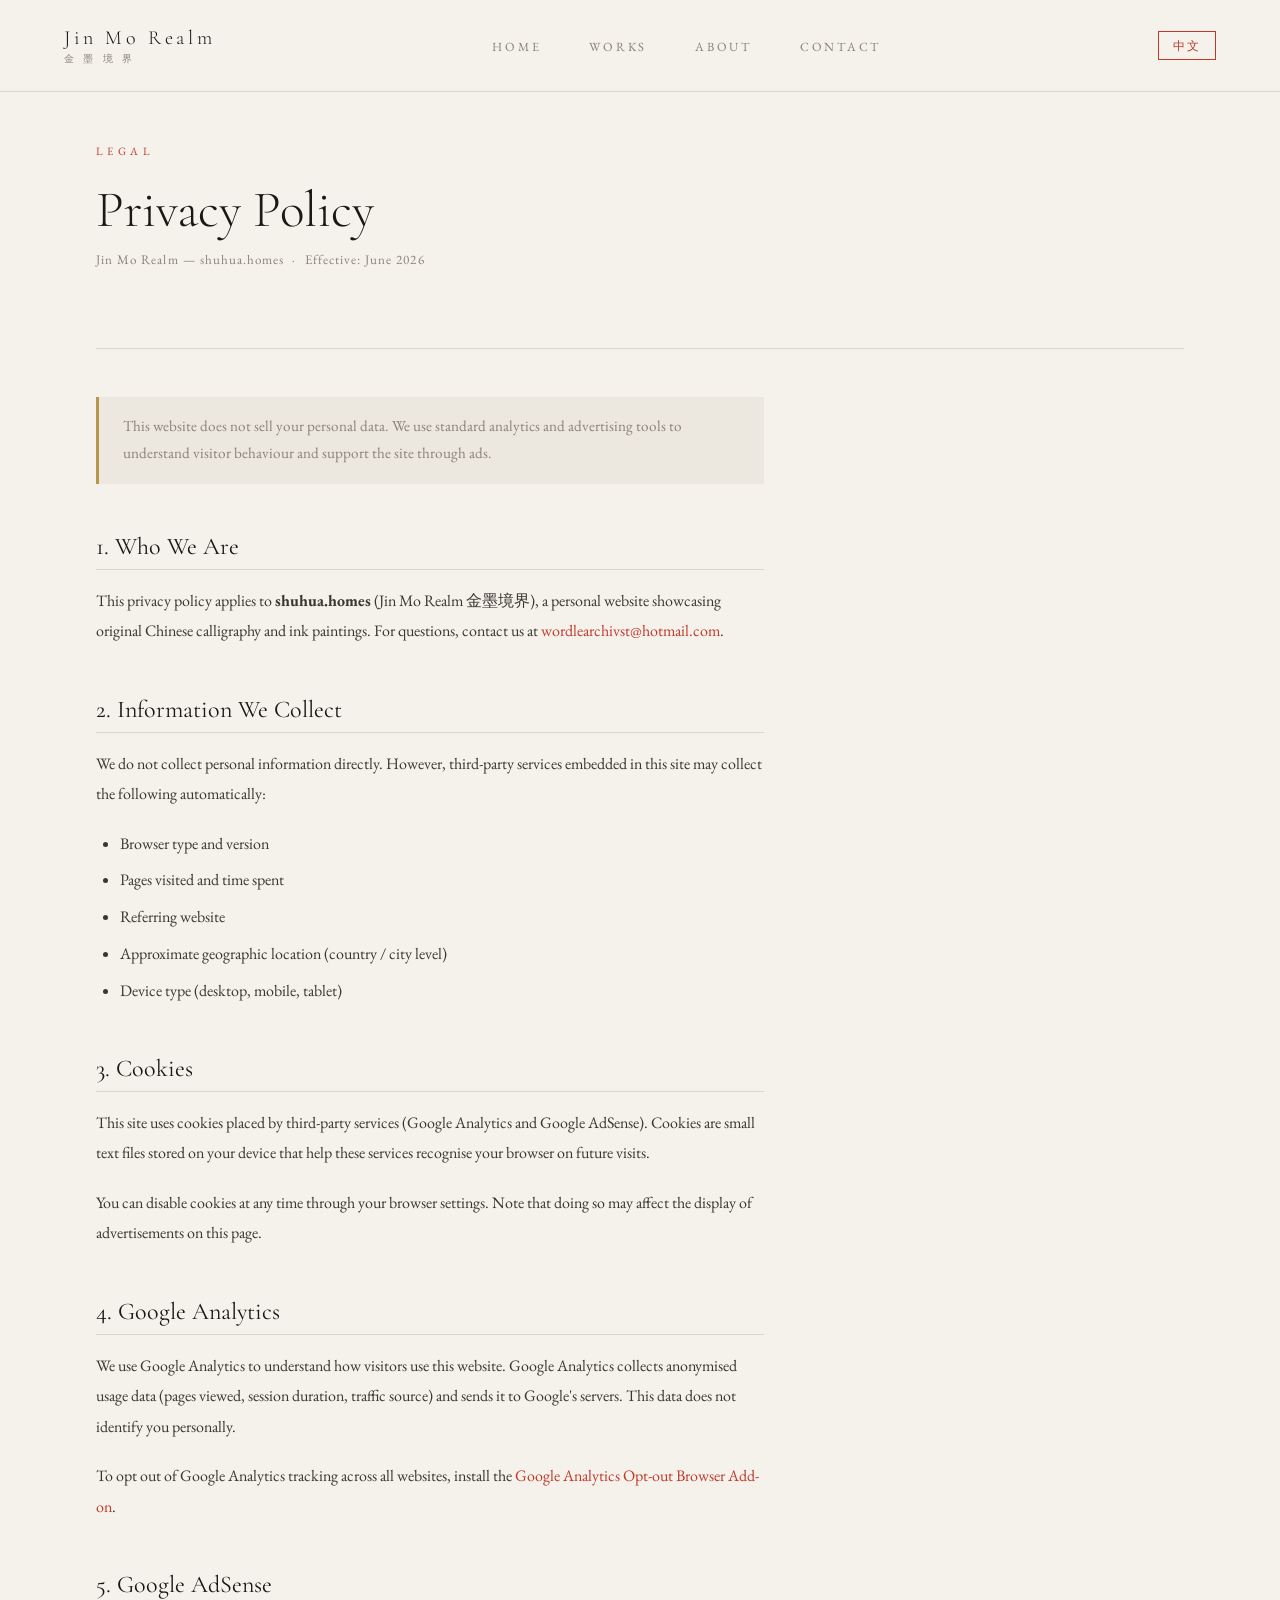
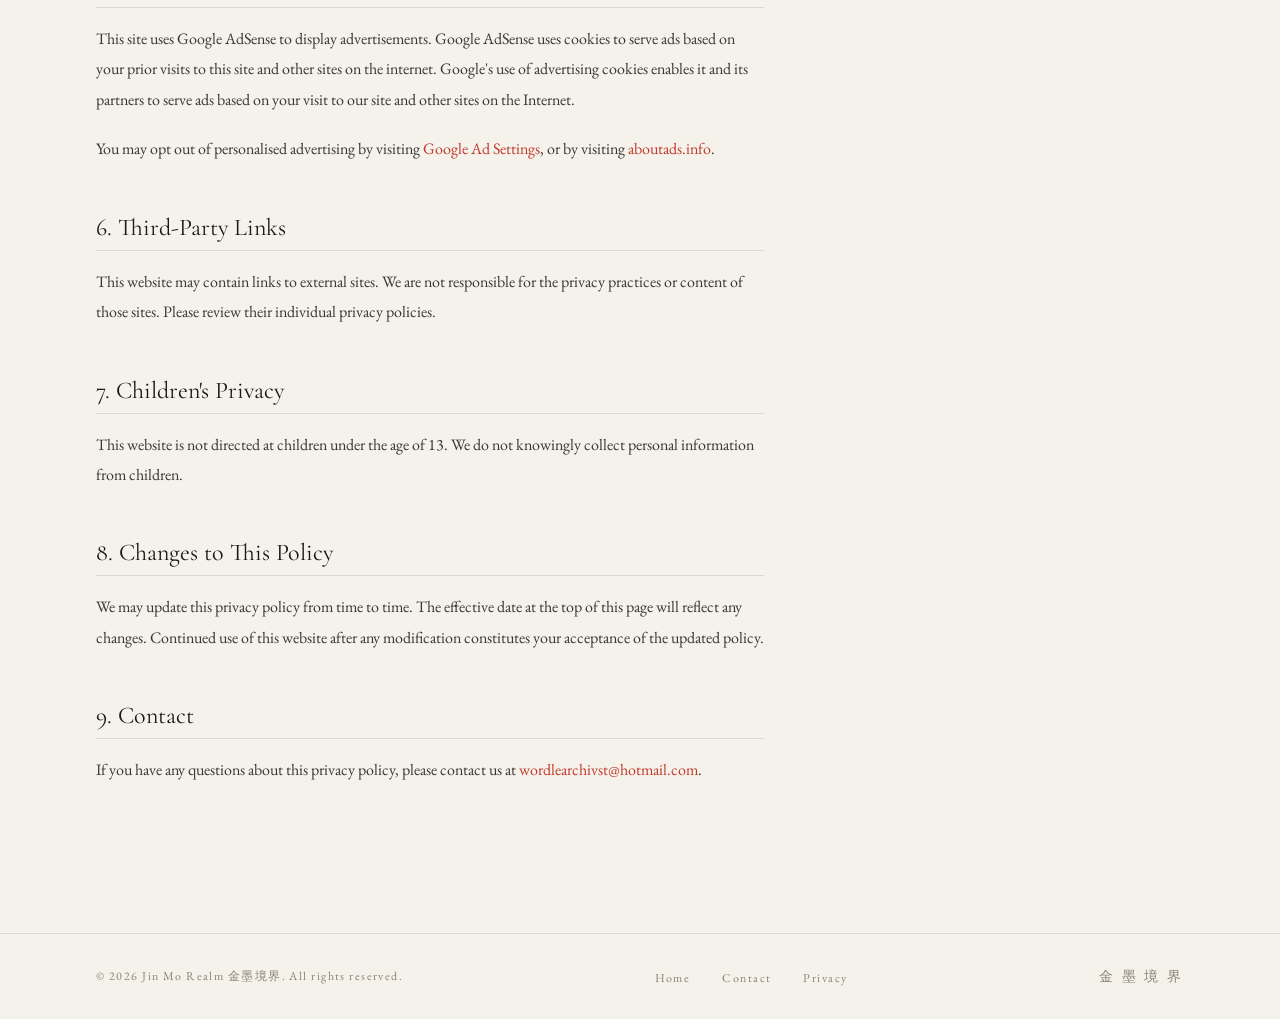
<file: privacy-en.html>
<!DOCTYPE html>
<html lang="en">
<head>
  <!-- Google tag (gtag.js) -->
  <script async src="https://www.googletagmanager.com/gtag/js?id=G-YWNC1G6SGM"></script>
  <script>
    window.dataLayer = window.dataLayer || [];
    function gtag(){dataLayer.push(arguments);}
    gtag('js', new Date());
    gtag('config', 'G-YWNC1G6SGM');
  </script>
  <meta charset="UTF-8">
  <meta name="viewport" content="width=device-width, initial-scale=1.0">
  <title>Privacy Policy — Jin Mo Realm</title>
  <meta name="description" content="Privacy policy for shuhua.homes — how we handle visitor data, cookies, and Google AdSense.">
  <meta property="og:type" content="website">
  <meta property="og:site_name" content="Jin Mo Realm 金墨境界">
  <meta property="og:url" content="https://www.shuhua.homes/privacy-en.html">
  <meta property="og:title" content="Privacy Policy — Jin Mo Realm">
  <meta property="og:image" content="https://www.shuhua.homes/images/og-cover.jpg">
  <link rel="canonical" href="https://www.shuhua.homes/privacy-en.html">
  <link rel="alternate" hreflang="en" href="https://www.shuhua.homes/privacy-en.html">
  <link rel="alternate" hreflang="zh-CN" href="https://www.shuhua.homes/privacy.html">
  <link rel="alternate" hreflang="x-default" href="https://www.shuhua.homes/index-en.html">
  <link rel="preconnect" href="https://fonts.googleapis.com">
  <link href="https://fonts.googleapis.com/css2?family=Cormorant+Garamond:ital,wght@0,300;0,400;0,600;1,300;1,400&family=EB+Garamond:ital,wght@0,400;0,500;1,400&display=swap" rel="stylesheet">
  <!-- Google AdSense -->
  <script async src="https://pagead2.googlesyndication.com/pagead/js/adsbygoogle.js?client=ca-pub-1574975766873033" crossorigin="anonymous"></script>
  <!-- Google Analytics -->
  <script async src="https://www.googletagmanager.com/gtag/js?id=G-8QHQLHM57Y"></script>
  <script>window.dataLayer=window.dataLayer||[];function gtag(){dataLayer.push(arguments);}gtag('js',new Date());gtag('config','G-8QHQLHM57Y');</script>
  <style>
    :root{--ink:#1a1814;--paper:#f5f1eb;--paper-deep:#ede8df;--vermillion:#c0392b;--gold:#b8964a;--mist:#8a8278;--stroke:rgba(26,24,20,0.12);}
    *{margin:0;padding:0;box-sizing:border-box;}
    body{font-family:'EB Garamond',Georgia,serif;background:var(--paper);color:var(--ink);overflow-x:hidden;}

    nav{position:fixed;top:0;left:0;right:0;z-index:100;display:flex;justify-content:space-between;align-items:center;padding:1.6rem 4rem;background:rgba(245,241,235,0.92);backdrop-filter:blur(12px);border-bottom:1px solid var(--stroke);}
    .nav-logo{font-family:'Cormorant Garamond',serif;font-size:1.25rem;font-weight:300;letter-spacing:0.18em;color:var(--ink);text-decoration:none;}
    .nav-logo span{display:block;font-size:0.65rem;letter-spacing:0.35em;text-transform:uppercase;color:var(--mist);margin-top:2px;}
    .nav-links{display:flex;gap:3rem;list-style:none;align-items:center;}
    .nav-links a{font-size:0.78rem;letter-spacing:0.22em;text-transform:uppercase;color:var(--mist);text-decoration:none;transition:color 0.3s;}
    .nav-links a:hover,.nav-links a.active{color:var(--ink);}
    .nav-lang{font-size:0.72rem;letter-spacing:0.2em;text-transform:uppercase;color:var(--vermillion);text-decoration:none;border:1px solid var(--vermillion);padding:0.35rem 0.85rem;transition:all 0.3s;}
    .nav-lang:hover{background:var(--vermillion);color:white;}

    .page-hero{padding:9rem 6rem 4rem;}
    .eyebrow{font-size:0.7rem;letter-spacing:0.4em;text-transform:uppercase;color:var(--vermillion);margin-bottom:1.5rem;}
    .page-title{font-family:'Cormorant Garamond',serif;font-size:clamp(2.5rem,4vw,4rem);font-weight:300;line-height:1.1;margin-bottom:0.8rem;}
    .page-meta{font-size:0.82rem;color:var(--mist);letter-spacing:0.08em;}

    .divider{display:flex;align-items:center;gap:2rem;padding:0 6rem;margin:1rem 0 3rem;}
    .divider-line{flex:1;height:1px;background:var(--stroke);}

    .policy-body{padding:0 6rem 8rem;max-width:860px;}
    .policy-body h2{font-family:'Cormorant Garamond',serif;font-size:1.5rem;font-weight:400;margin:3rem 0 1rem;padding-bottom:0.5rem;border-bottom:1px solid var(--stroke);}
    .policy-body p{font-size:1rem;line-height:1.9;color:#3a3630;margin-bottom:1.2rem;}
    .policy-body ul{margin:0.5rem 0 1.2rem 1.5rem;}
    .policy-body ul li{font-size:1rem;line-height:1.9;color:#3a3630;margin-bottom:0.4rem;}
    .policy-body a{color:var(--vermillion);text-decoration:none;}
    .policy-body a:hover{text-decoration:underline;}
    .highlight{background:var(--paper-deep);border-left:3px solid var(--gold);padding:1rem 1.5rem;margin:1.5rem 0;font-size:0.95rem;color:var(--mist);line-height:1.8;}

    footer{border-top:1px solid var(--stroke);padding:2rem 6rem;display:flex;justify-content:space-between;align-items:center;flex-wrap:wrap;gap:1rem;}
    .footer-copy{font-size:0.75rem;letter-spacing:0.12em;color:var(--mist);}
    .footer-links{display:flex;gap:2rem;list-style:none;}
    .footer-links a{font-size:0.75rem;letter-spacing:0.12em;color:var(--mist);text-decoration:none;}
    .footer-links a:hover{color:var(--ink);}
    .footer-logo{font-family:'Cormorant Garamond',serif;font-size:0.9rem;font-weight:300;letter-spacing:0.2em;color:var(--mist);}

    @media(max-width:900px){
      nav{padding:1.2rem 2rem;}
      .page-hero,.divider,.policy-body{padding-left:2.5rem;padding-right:2.5rem;}
      footer{padding:1.5rem 2.5rem;}
    }
    @media(max-width:600px){
      .nav-links{display:none;}
      .page-hero{padding-top:7rem;padding-left:1.5rem;padding-right:1.5rem;}
      .divider,.policy-body{padding-left:1.5rem;padding-right:1.5rem;}
      footer{padding:1.5rem;flex-direction:column;align-items:flex-start;}
    }
  </style>
</head>
<body>

<nav>
  <a class="nav-logo" href="index-en.html">Jin Mo Realm<span>金 墨 境 界</span></a>
  <ul class="nav-links">
    <li><a href="index-en.html">Home</a></li>
    <li><a href="gallery-en.html">Works</a></li>
    <li><a href="about-en.html">About</a></li>
    <li><a href="contact-en.html">Contact</a></li>
  </ul>
  <a class="nav-lang" href="privacy.html">中文</a>
</nav>

<div class="page-hero">
  <p class="eyebrow">Legal</p>
  <h1 class="page-title">Privacy Policy</h1>
  <p class="page-meta">Jin Mo Realm — shuhua.homes &nbsp;·&nbsp; Effective: June 2026</p>
</div>

<div class="divider"><div class="divider-line"></div></div>

<div class="policy-body">

  <div class="highlight">
    This website does not sell your personal data. We use standard analytics and advertising tools to understand visitor behaviour and support the site through ads.
  </div>

  <h2>1. Who We Are</h2>
  <p>This privacy policy applies to <strong>shuhua.homes</strong> (Jin Mo Realm 金墨境界), a personal website showcasing original Chinese calligraphy and ink paintings. For questions, contact us at <a href="mailto:wordlearchivst@hotmail.com">wordlearchivst@hotmail.com</a>.</p>

  <h2>2. Information We Collect</h2>
  <p>We do not collect personal information directly. However, third-party services embedded in this site may collect the following automatically:</p>
  <ul>
    <li>Browser type and version</li>
    <li>Pages visited and time spent</li>
    <li>Referring website</li>
    <li>Approximate geographic location (country / city level)</li>
    <li>Device type (desktop, mobile, tablet)</li>
  </ul>

  <h2>3. Cookies</h2>
  <p>This site uses cookies placed by third-party services (Google Analytics and Google AdSense). Cookies are small text files stored on your device that help these services recognise your browser on future visits.</p>
  <p>You can disable cookies at any time through your browser settings. Note that doing so may affect the display of advertisements on this page.</p>

  <h2>4. Google Analytics</h2>
  <p>We use Google Analytics to understand how visitors use this website. Google Analytics collects anonymised usage data (pages viewed, session duration, traffic source) and sends it to Google's servers. This data does not identify you personally.</p>
  <p>To opt out of Google Analytics tracking across all websites, install the <a href="https://tools.google.com/dlpage/gaoptout" target="_blank" rel="noopener">Google Analytics Opt-out Browser Add-on</a>.</p>

  <h2>5. Google AdSense</h2>
  <p>This site uses Google AdSense to display advertisements. Google AdSense uses cookies to serve ads based on your prior visits to this site and other sites on the internet. Google's use of advertising cookies enables it and its partners to serve ads based on your visit to our site and other sites on the Internet.</p>
  <p>You may opt out of personalised advertising by visiting <a href="https://www.google.com/settings/ads" target="_blank" rel="noopener">Google Ad Settings</a>, or by visiting <a href="https://www.aboutads.info" target="_blank" rel="noopener">aboutads.info</a>.</p>

  <h2>6. Third-Party Links</h2>
  <p>This website may contain links to external sites. We are not responsible for the privacy practices or content of those sites. Please review their individual privacy policies.</p>

  <h2>7. Children's Privacy</h2>
  <p>This website is not directed at children under the age of 13. We do not knowingly collect personal information from children.</p>

  <h2>8. Changes to This Policy</h2>
  <p>We may update this privacy policy from time to time. The effective date at the top of this page will reflect any changes. Continued use of this website after any modification constitutes your acceptance of the updated policy.</p>

  <h2>9. Contact</h2>
  <p>If you have any questions about this privacy policy, please contact us at <a href="mailto:wordlearchivst@hotmail.com">wordlearchivst@hotmail.com</a>.</p>

</div>

<footer>
  <p class="footer-copy">© 2026 Jin Mo Realm 金墨境界. All rights reserved.</p>
  <ul class="footer-links">
    <li><a href="index-en.html">Home</a></li>
    <li><a href="contact-en.html">Contact</a></li>
    <li><a href="privacy-en.html">Privacy</a></li>
  </ul>
  <span class="footer-logo">金 墨 境 界</span>
</footer>

</body>
</html>
</file>
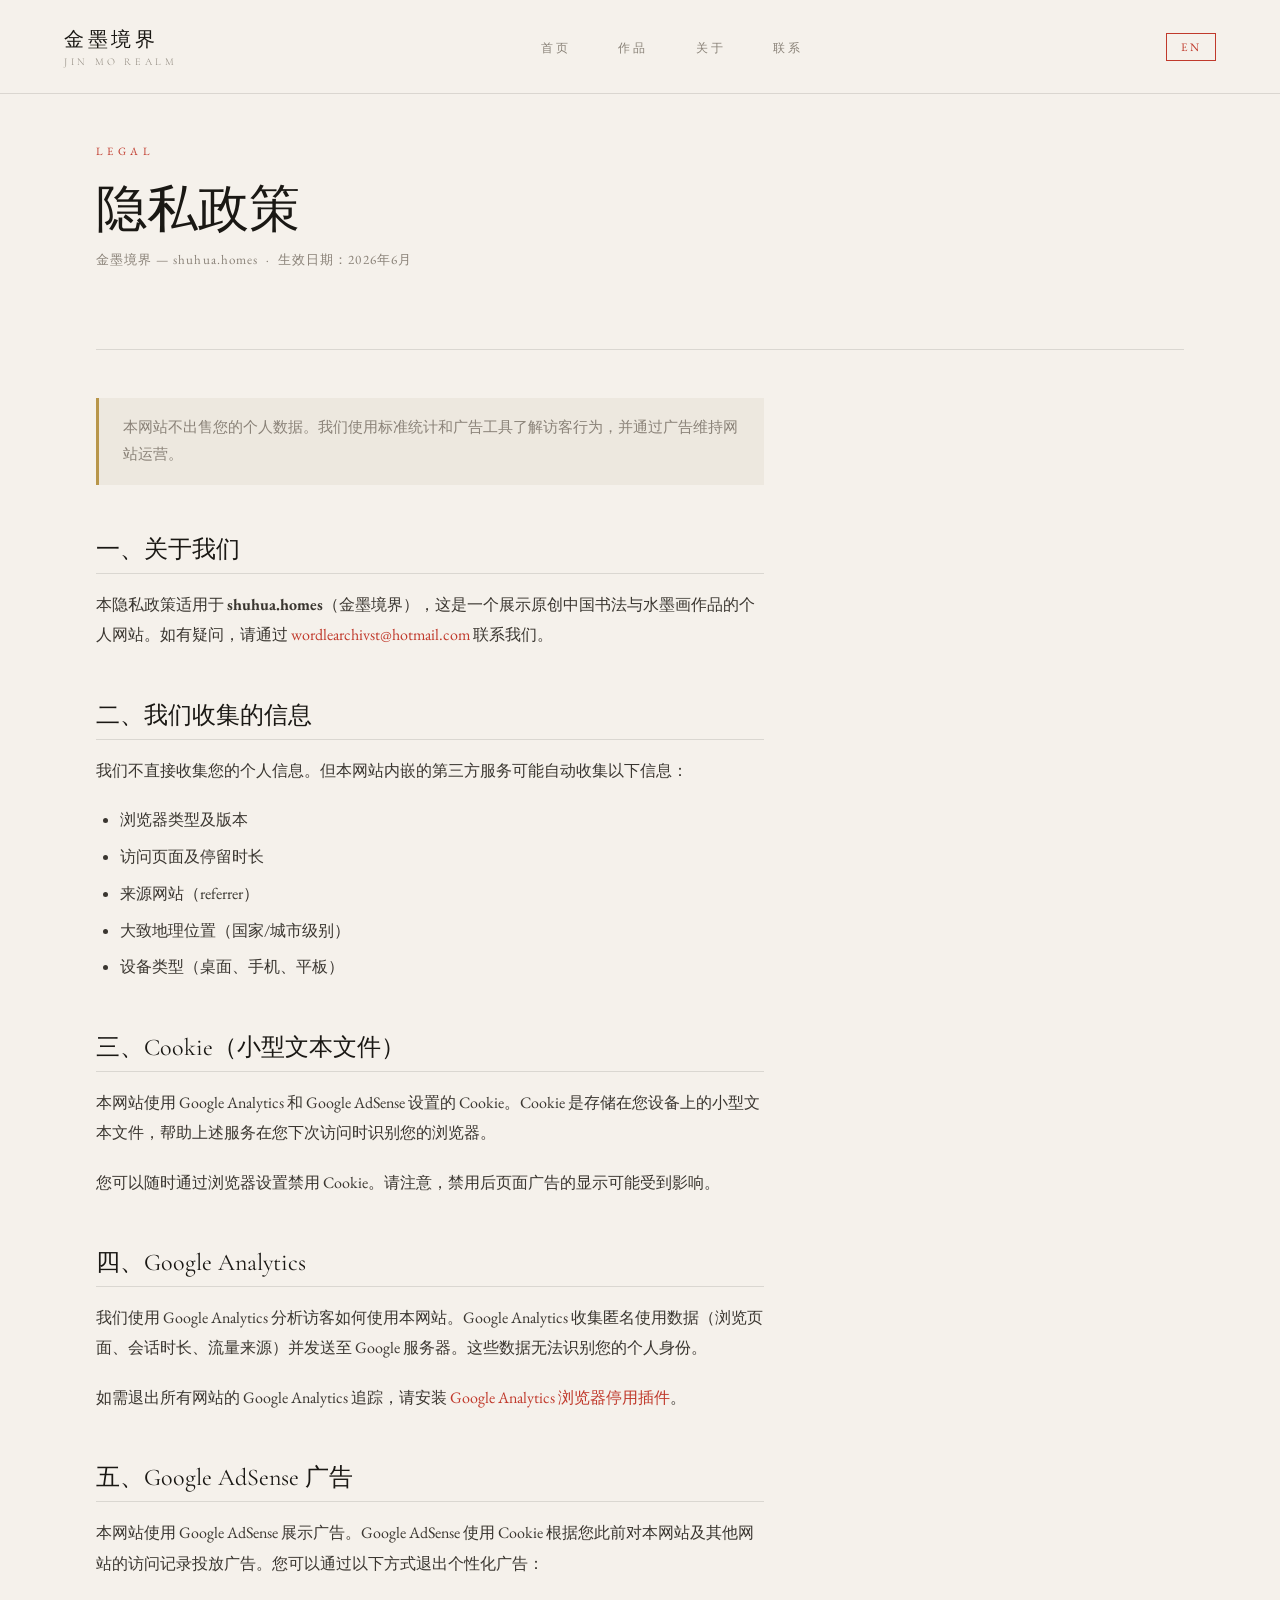
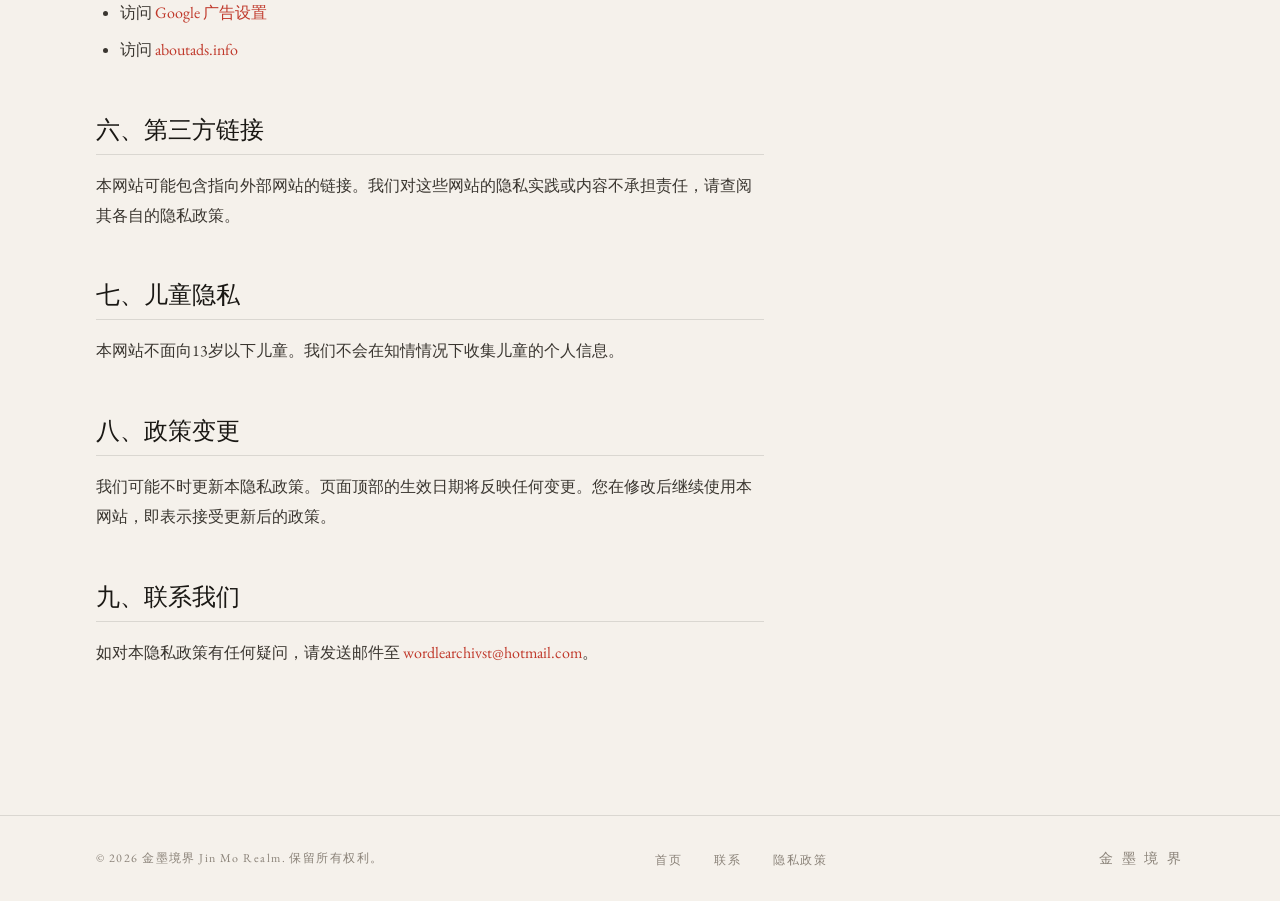
<file: privacy.html>
<!DOCTYPE html>
<html lang="zh-CN">
<head>
  <!-- Google tag (gtag.js) -->
  <script async src="https://www.googletagmanager.com/gtag/js?id=G-YWNC1G6SGM"></script>
  <script>
    window.dataLayer = window.dataLayer || [];
    function gtag(){dataLayer.push(arguments);}
    gtag('js', new Date());
    gtag('config', 'G-YWNC1G6SGM');
  </script>
  <meta charset="UTF-8">
  <meta name="viewport" content="width=device-width, initial-scale=1.0">
  <title>隐私政策 — 金墨境界</title>
  <meta name="description" content="金墨境界（shuhua.homes）隐私政策——关于访客数据、Cookie 及 Google AdSense 的说明。">
  <meta property="og:type" content="website">
  <meta property="og:site_name" content="Jin Mo Realm 金墨境界">
  <meta property="og:url" content="https://www.shuhua.homes/privacy.html">
  <meta property="og:title" content="隐私政策 — 金墨境界">
  <meta property="og:image" content="https://www.shuhua.homes/images/og-cover.jpg">
  <link rel="canonical" href="https://www.shuhua.homes/privacy.html">
  <link rel="alternate" hreflang="en" href="https://www.shuhua.homes/privacy-en.html">
  <link rel="alternate" hreflang="zh-CN" href="https://www.shuhua.homes/privacy.html">
  <link rel="alternate" hreflang="x-default" href="https://www.shuhua.homes/index-en.html">
  <link rel="preconnect" href="https://fonts.googleapis.com">
  <link href="https://fonts.googleapis.com/css2?family=Cormorant+Garamond:ital,wght@0,300;0,400;0,600;1,300;1,400&family=EB+Garamond:ital,wght@0,400;0,500;1,400&display=swap" rel="stylesheet">
  <!-- Google AdSense -->
  <script async src="https://pagead2.googlesyndication.com/pagead/js/adsbygoogle.js?client=ca-pub-1574975766873033" crossorigin="anonymous"></script>
  <!-- Google Analytics -->
  <script async src="https://www.googletagmanager.com/gtag/js?id=G-8QHQLHM57Y"></script>
  <script>window.dataLayer=window.dataLayer||[];function gtag(){dataLayer.push(arguments);}gtag('js',new Date());gtag('config','G-8QHQLHM57Y');</script>
  <style>
    :root{--ink:#1a1814;--paper:#f5f1eb;--paper-deep:#ede8df;--vermillion:#c0392b;--gold:#b8964a;--mist:#8a8278;--stroke:rgba(26,24,20,0.12);}
    *{margin:0;padding:0;box-sizing:border-box;}
    body{font-family:'EB Garamond',Georgia,'PingFang SC','Microsoft YaHei',serif;background:var(--paper);color:var(--ink);overflow-x:hidden;}

    nav{position:fixed;top:0;left:0;right:0;z-index:100;display:flex;justify-content:space-between;align-items:center;padding:1.6rem 4rem;background:rgba(245,241,235,0.92);backdrop-filter:blur(12px);border-bottom:1px solid var(--stroke);}
    .nav-logo{font-family:'Cormorant Garamond',serif;font-size:1.25rem;font-weight:300;letter-spacing:0.18em;color:var(--ink);text-decoration:none;}
    .nav-logo span{display:block;font-size:0.65rem;letter-spacing:0.35em;text-transform:uppercase;color:var(--mist);margin-top:2px;}
    .nav-links{display:flex;gap:3rem;list-style:none;align-items:center;}
    .nav-links a{font-size:0.78rem;letter-spacing:0.22em;text-transform:uppercase;color:var(--mist);text-decoration:none;transition:color 0.3s;}
    .nav-links a:hover,.nav-links a.active{color:var(--ink);}
    .nav-lang{font-size:0.72rem;letter-spacing:0.2em;text-transform:uppercase;color:var(--vermillion);text-decoration:none;border:1px solid var(--vermillion);padding:0.35rem 0.85rem;transition:all 0.3s;}
    .nav-lang:hover{background:var(--vermillion);color:white;}

    .page-hero{padding:9rem 6rem 4rem;}
    .eyebrow{font-size:0.7rem;letter-spacing:0.4em;text-transform:uppercase;color:var(--vermillion);margin-bottom:1.5rem;}
    .page-title{font-family:'Cormorant Garamond',serif;font-size:clamp(2.5rem,4vw,4rem);font-weight:300;line-height:1.1;margin-bottom:0.8rem;}
    .page-meta{font-size:0.82rem;color:var(--mist);letter-spacing:0.08em;}

    .divider{display:flex;align-items:center;gap:2rem;padding:0 6rem;margin:1rem 0 3rem;}
    .divider-line{flex:1;height:1px;background:var(--stroke);}

    .policy-body{padding:0 6rem 8rem;max-width:860px;}
    .policy-body h2{font-family:'Cormorant Garamond',serif;font-size:1.5rem;font-weight:400;margin:3rem 0 1rem;padding-bottom:0.5rem;border-bottom:1px solid var(--stroke);}
    .policy-body p{font-size:1rem;line-height:1.9;color:#3a3630;margin-bottom:1.2rem;}
    .policy-body ul{margin:0.5rem 0 1.2rem 1.5rem;}
    .policy-body ul li{font-size:1rem;line-height:1.9;color:#3a3630;margin-bottom:0.4rem;}
    .policy-body a{color:var(--vermillion);text-decoration:none;}
    .policy-body a:hover{text-decoration:underline;}
    .highlight{background:var(--paper-deep);border-left:3px solid var(--gold);padding:1rem 1.5rem;margin:1.5rem 0;font-size:0.95rem;color:var(--mist);line-height:1.8;}

    footer{border-top:1px solid var(--stroke);padding:2rem 6rem;display:flex;justify-content:space-between;align-items:center;flex-wrap:wrap;gap:1rem;}
    .footer-copy{font-size:0.75rem;letter-spacing:0.12em;color:var(--mist);}
    .footer-links{display:flex;gap:2rem;list-style:none;}
    .footer-links a{font-size:0.75rem;letter-spacing:0.12em;color:var(--mist);text-decoration:none;}
    .footer-links a:hover{color:var(--ink);}
    .footer-logo{font-family:'Cormorant Garamond',serif;font-size:0.9rem;font-weight:300;letter-spacing:0.2em;color:var(--mist);}

    @media(max-width:900px){
      nav{padding:1.2rem 2rem;}
      .page-hero,.divider,.policy-body{padding-left:2.5rem;padding-right:2.5rem;}
      footer{padding:1.5rem 2.5rem;}
    }
    @media(max-width:600px){
      .nav-links{display:none;}
      .page-hero{padding-top:7rem;padding-left:1.5rem;padding-right:1.5rem;}
      .divider,.policy-body{padding-left:1.5rem;padding-right:1.5rem;}
      footer{padding:1.5rem;flex-direction:column;align-items:flex-start;}
    }
  </style>
</head>
<body>

<nav>
  <a class="nav-logo" href="index-zh.html">金墨境界<span>Jin Mo Realm</span></a>
  <ul class="nav-links">
    <li><a href="index-zh.html">首页</a></li>
    <li><a href="gallery.html">作品</a></li>
    <li><a href="about.html">关于</a></li>
    <li><a href="contact.html">联系</a></li>
  </ul>
  <a class="nav-lang" href="privacy-en.html">EN</a>
</nav>

<div class="page-hero">
  <p class="eyebrow">Legal</p>
  <h1 class="page-title">隐私政策</h1>
  <p class="page-meta">金墨境界 — shuhua.homes &nbsp;·&nbsp; 生效日期：2026年6月</p>
</div>

<div class="divider"><div class="divider-line"></div></div>

<div class="policy-body">

  <div class="highlight">
    本网站不出售您的个人数据。我们使用标准统计和广告工具了解访客行为，并通过广告维持网站运营。
  </div>

  <h2>一、关于我们</h2>
  <p>本隐私政策适用于 <strong>shuhua.homes</strong>（金墨境界），这是一个展示原创中国书法与水墨画作品的个人网站。如有疑问，请通过 <a href="mailto:wordlearchivst@hotmail.com">wordlearchivst@hotmail.com</a> 联系我们。</p>

  <h2>二、我们收集的信息</h2>
  <p>我们不直接收集您的个人信息。但本网站内嵌的第三方服务可能自动收集以下信息：</p>
  <ul>
    <li>浏览器类型及版本</li>
    <li>访问页面及停留时长</li>
    <li>来源网站（referrer）</li>
    <li>大致地理位置（国家/城市级别）</li>
    <li>设备类型（桌面、手机、平板）</li>
  </ul>

  <h2>三、Cookie（小型文本文件）</h2>
  <p>本网站使用 Google Analytics 和 Google AdSense 设置的 Cookie。Cookie 是存储在您设备上的小型文本文件，帮助上述服务在您下次访问时识别您的浏览器。</p>
  <p>您可以随时通过浏览器设置禁用 Cookie。请注意，禁用后页面广告的显示可能受到影响。</p>

  <h2>四、Google Analytics</h2>
  <p>我们使用 Google Analytics 分析访客如何使用本网站。Google Analytics 收集匿名使用数据（浏览页面、会话时长、流量来源）并发送至 Google 服务器。这些数据无法识别您的个人身份。</p>
  <p>如需退出所有网站的 Google Analytics 追踪，请安装 <a href="https://tools.google.com/dlpage/gaoptout" target="_blank" rel="noopener">Google Analytics 浏览器停用插件</a>。</p>

  <h2>五、Google AdSense 广告</h2>
  <p>本网站使用 Google AdSense 展示广告。Google AdSense 使用 Cookie 根据您此前对本网站及其他网站的访问记录投放广告。您可以通过以下方式退出个性化广告：</p>
  <ul>
    <li>访问 <a href="https://www.google.com/settings/ads" target="_blank" rel="noopener">Google 广告设置</a></li>
    <li>访问 <a href="https://www.aboutads.info" target="_blank" rel="noopener">aboutads.info</a></li>
  </ul>

  <h2>六、第三方链接</h2>
  <p>本网站可能包含指向外部网站的链接。我们对这些网站的隐私实践或内容不承担责任，请查阅其各自的隐私政策。</p>

  <h2>七、儿童隐私</h2>
  <p>本网站不面向13岁以下儿童。我们不会在知情情况下收集儿童的个人信息。</p>

  <h2>八、政策变更</h2>
  <p>我们可能不时更新本隐私政策。页面顶部的生效日期将反映任何变更。您在修改后继续使用本网站，即表示接受更新后的政策。</p>

  <h2>九、联系我们</h2>
  <p>如对本隐私政策有任何疑问，请发送邮件至 <a href="mailto:wordlearchivst@hotmail.com">wordlearchivst@hotmail.com</a>。</p>

</div>

<footer>
  <p class="footer-copy">© 2026 金墨境界 Jin Mo Realm. 保留所有权利。</p>
  <ul class="footer-links">
    <li><a href="index-zh.html">首页</a></li>
    <li><a href="contact.html">联系</a></li>
    <li><a href="privacy.html">隐私政策</a></li>
  </ul>
  <span class="footer-logo">金 墨 境 界</span>
</footer>

</body>
</html>
</file>
